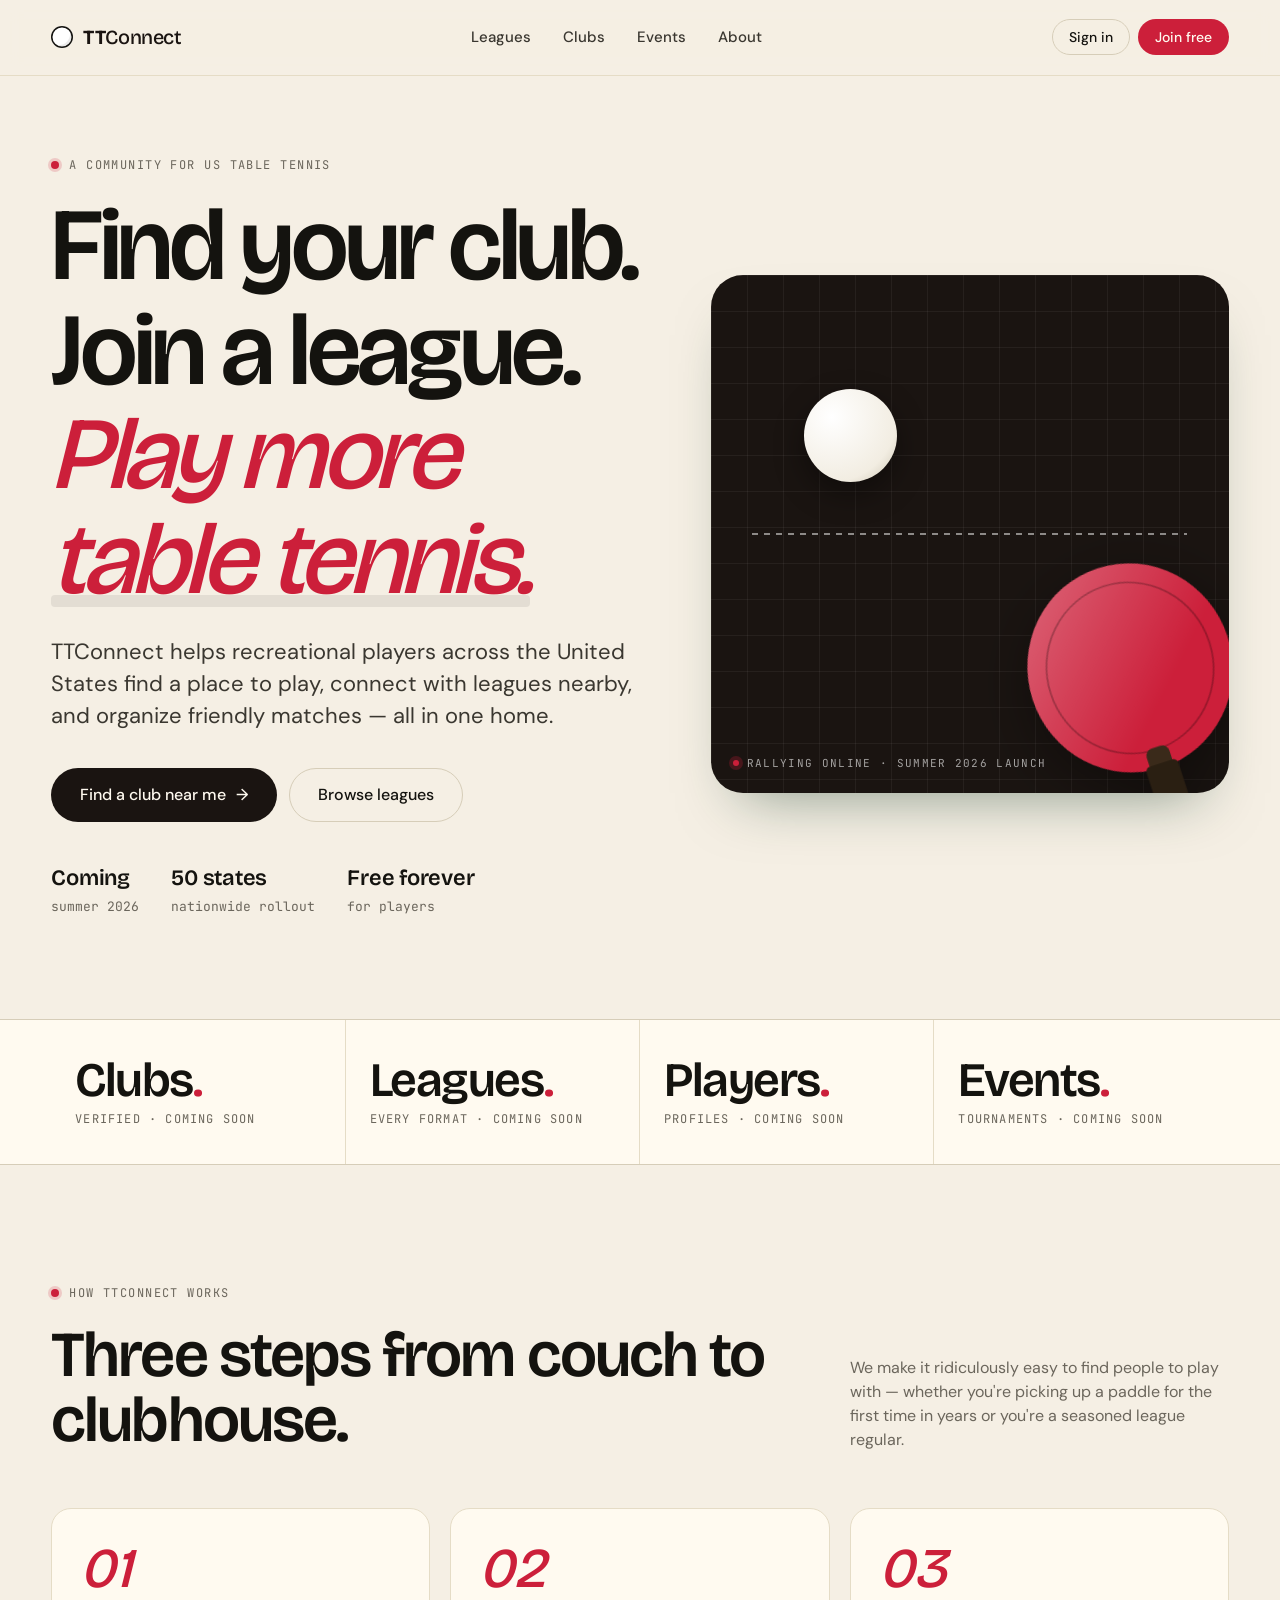
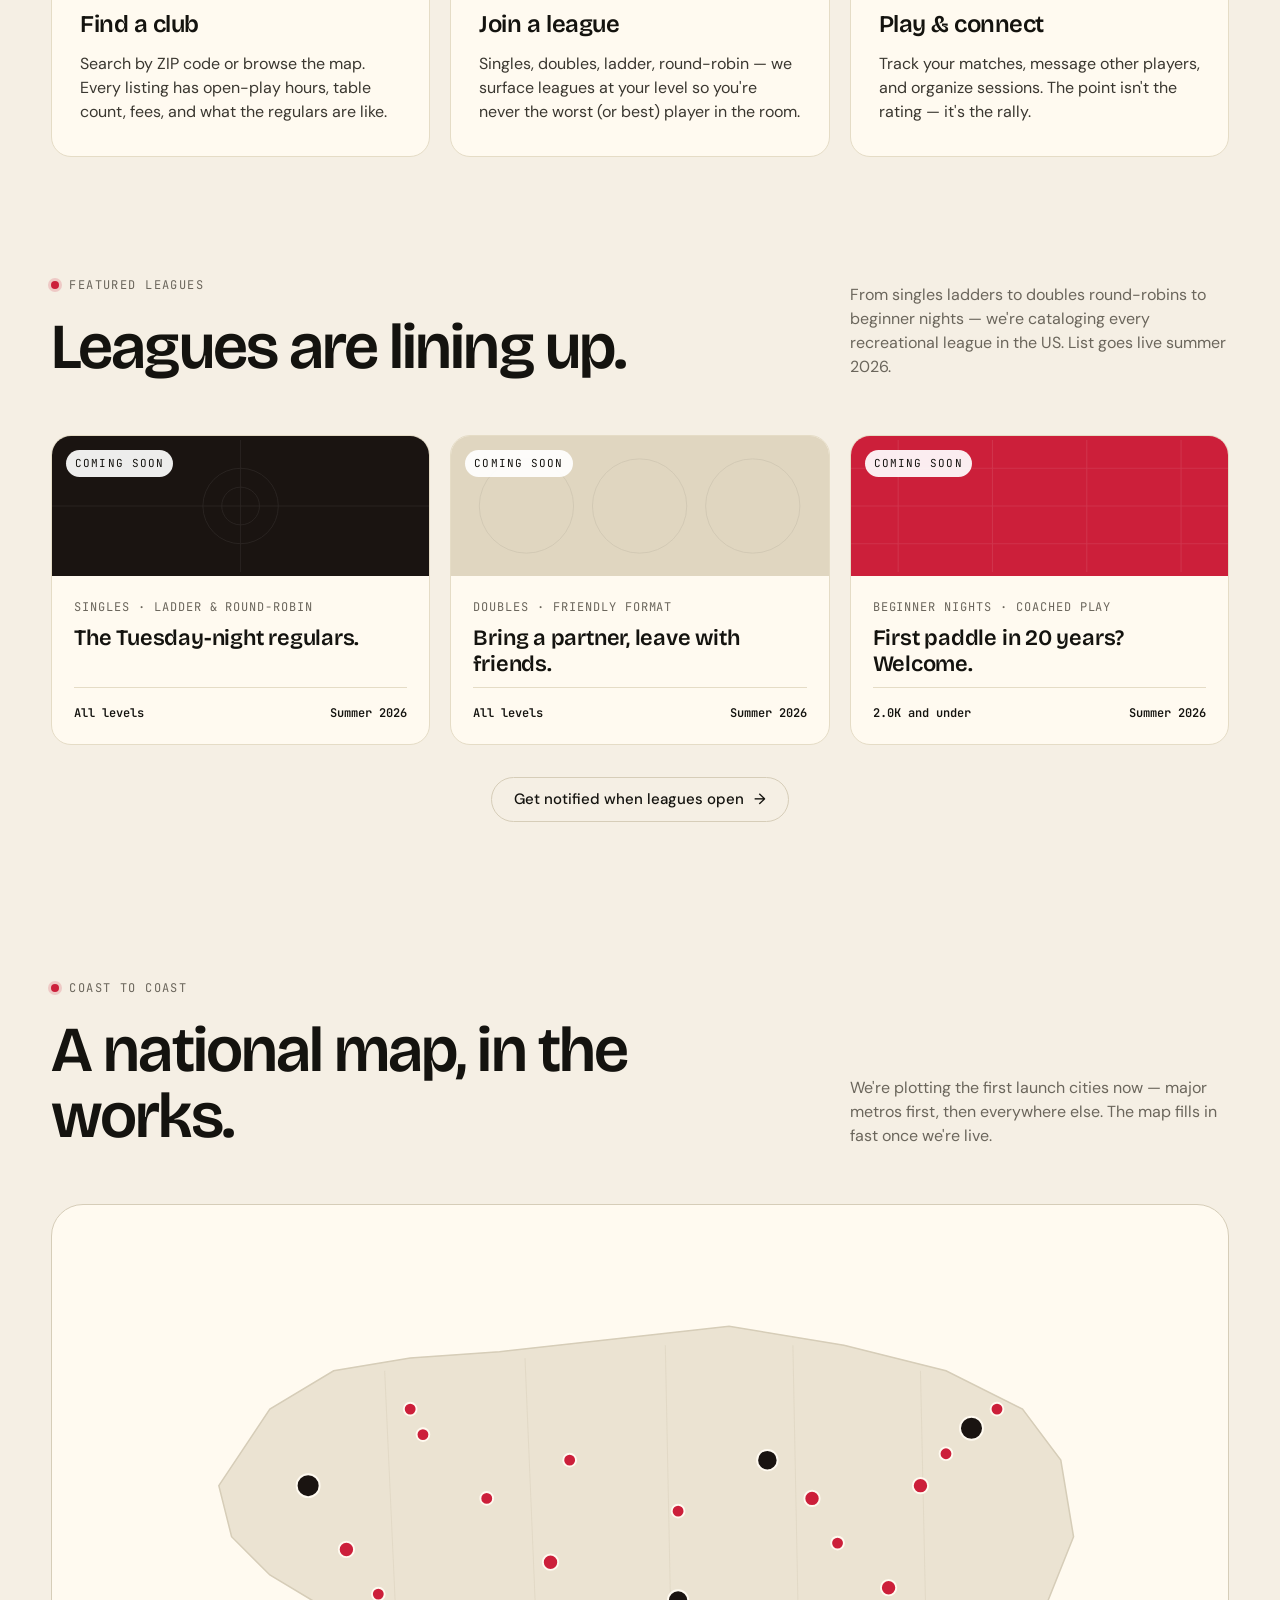
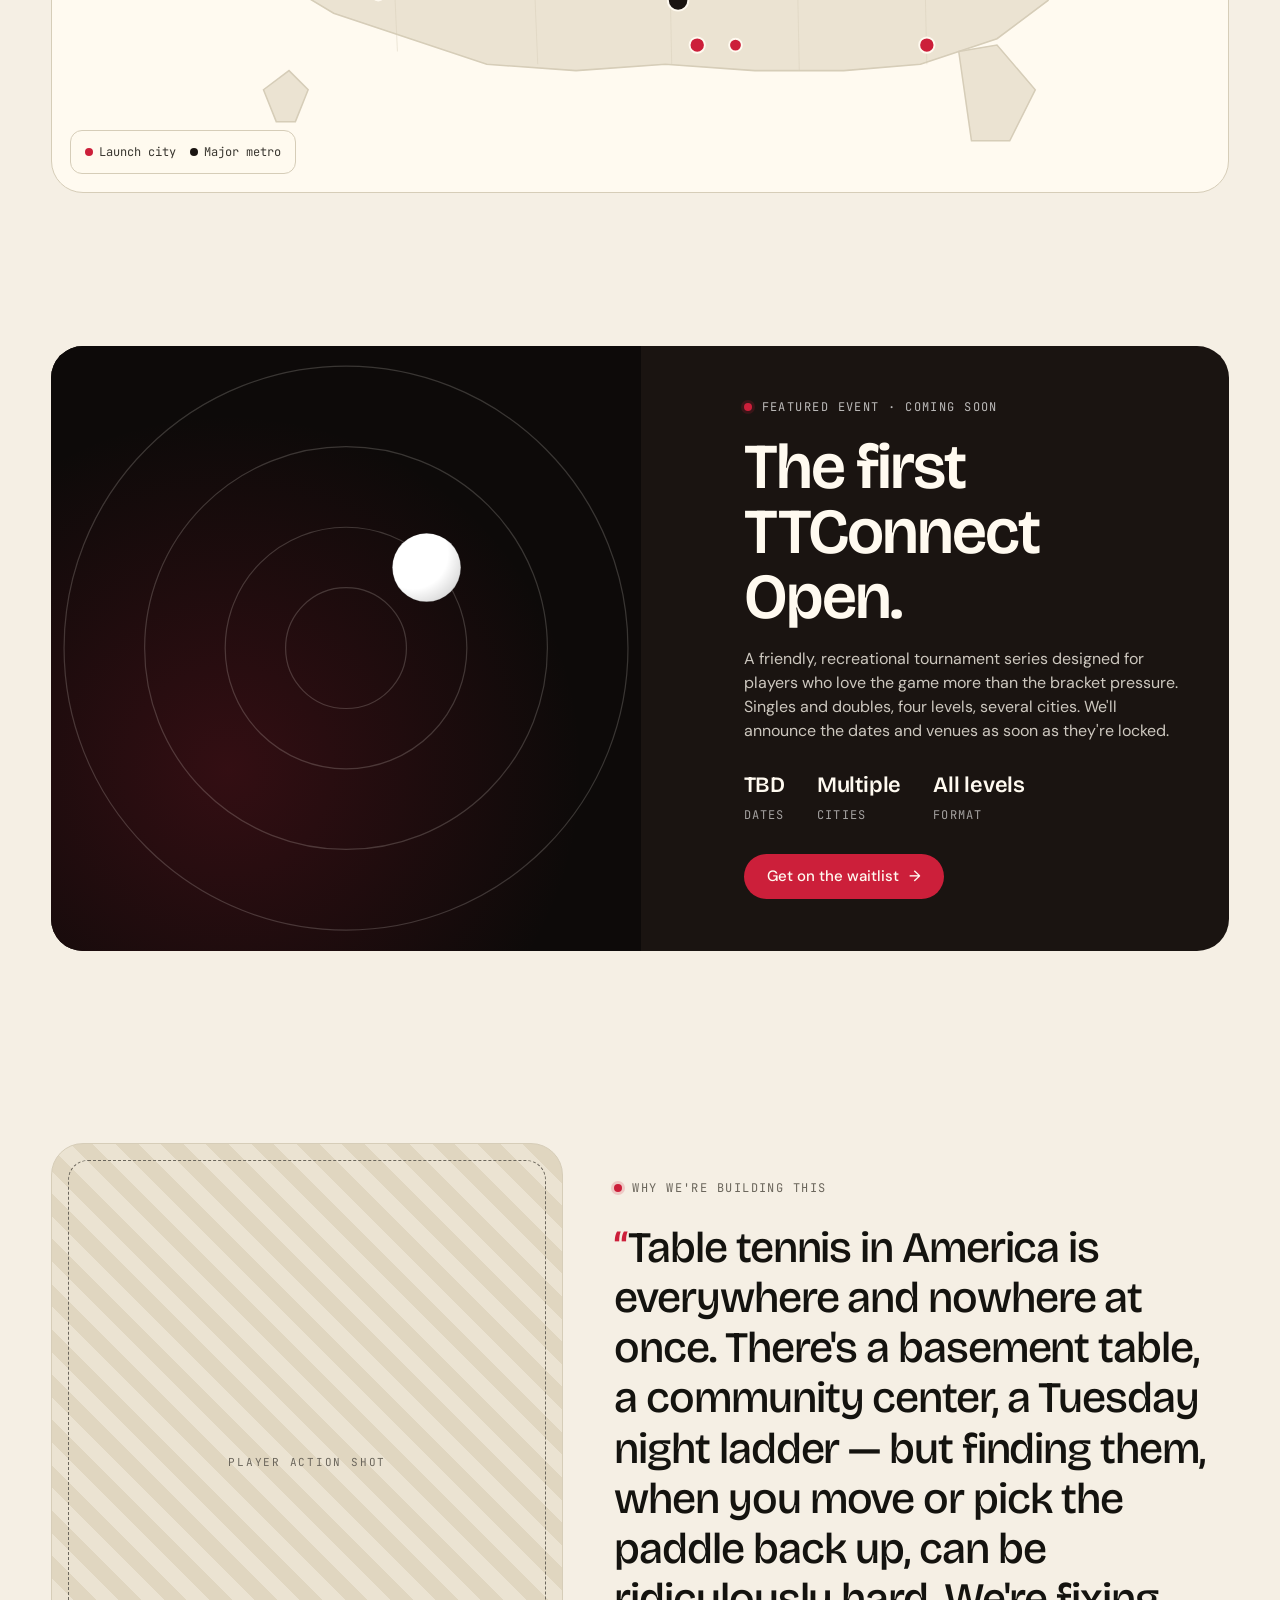
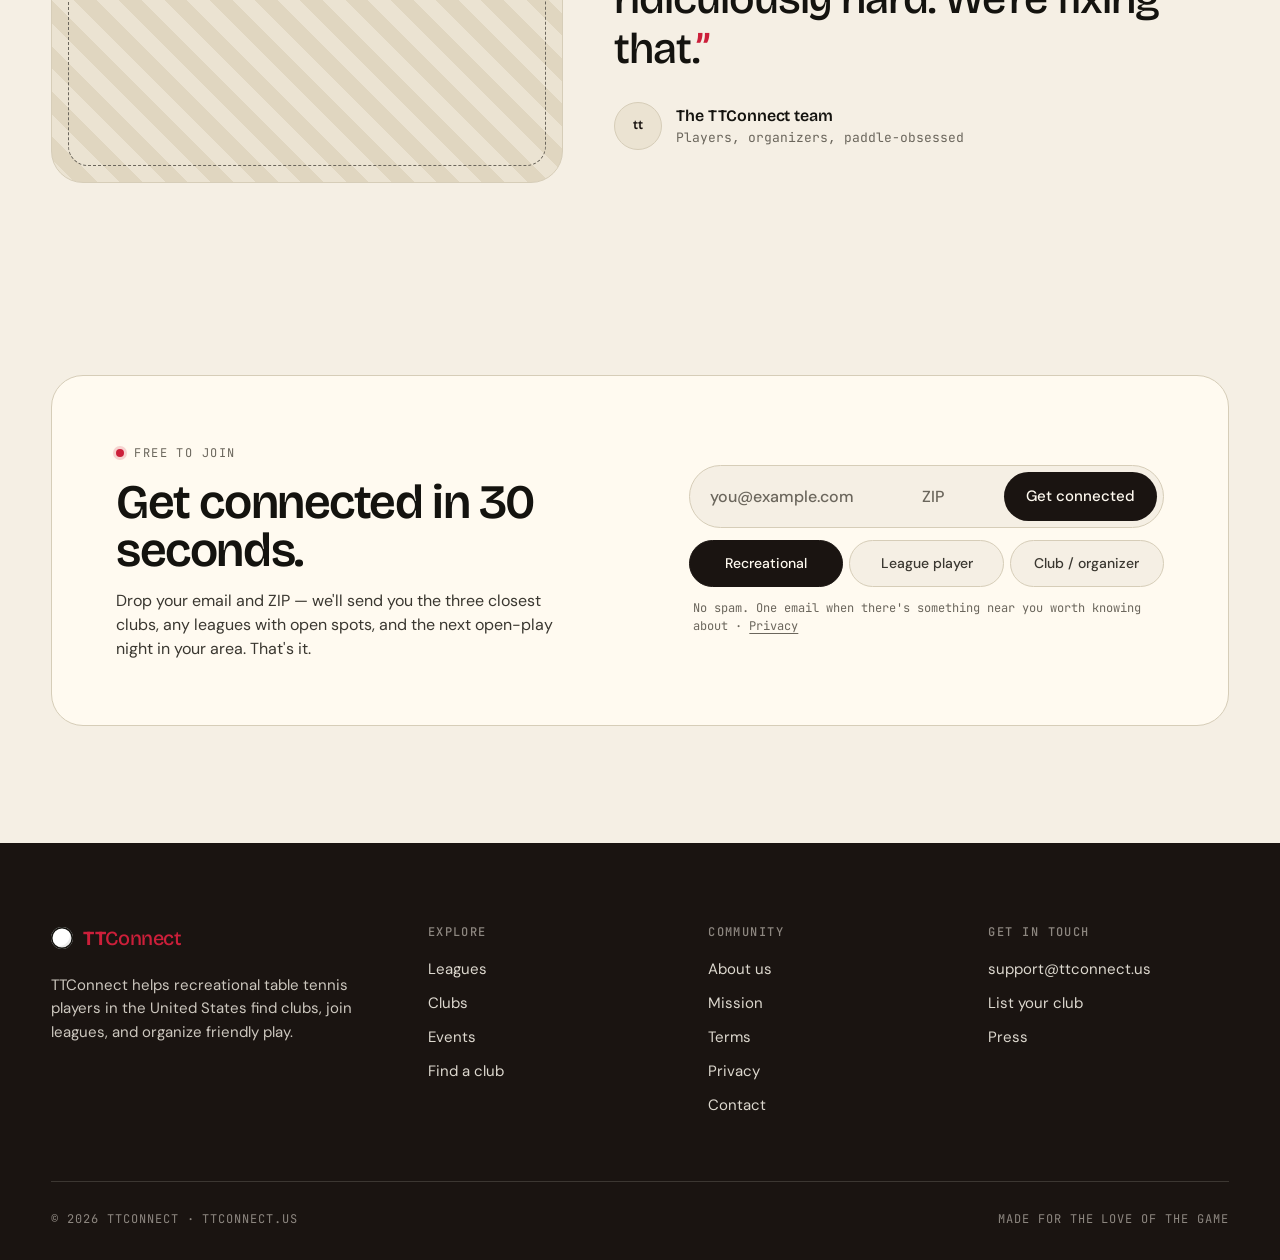
<file: index.html>
<!DOCTYPE html>
<html lang="en">
<head>
<meta charset="UTF-8" />
<meta name="viewport" content="width=device-width, initial-scale=1.0" />
<title>TTConnect — Where US table tennis connects</title>
<meta name="description" content="TTConnect helps recreational table tennis players in the US find clubs, join leagues, and organize play — all in one friendly community." />
<meta name="theme-color" content="#1a1411" />
<link rel="icon" href="assets/favicon.svg" type="image/svg+xml" />
<link rel="preconnect" href="https://fonts.googleapis.com" />
<link rel="preconnect" href="https://fonts.gstatic.com" crossorigin />
<link href="https://fonts.googleapis.com/css2?family=Bricolage+Grotesque:opsz,wght@12..96,400;12..96,500;12..96,600;12..96,700&family=DM+Sans:opsz,wght@9..40,400;9..40,500;9..40,600&family=JetBrains+Mono:wght@400;500&display=swap" rel="stylesheet" />
<link rel="stylesheet" href="assets/styles.css" />
</head>
<body>

<!-- ====== HEADER ====== -->
<header class="site-header">
  <div class="site-header__inner">
    <a class="logo" href="index.html" aria-label="TTConnect home">
      <span class="logo__ball" aria-hidden="true"></span>
      <span><b>TT</b><span>Connect</span></span>
    </a>
    <nav class="nav" id="primary-nav">
      <a href="leagues.html">Leagues</a>
      <a href="clubs.html">Clubs</a>
      <a href="index.html#events">Events</a>
      <a href="about.html">About</a>
    </nav>
    <div class="header-cta">
      <a class="btn btn--ghost btn--sm" href="https://app.ttconnect.us" target="_blank" rel="noopener">Sign in</a>
      <a class="btn btn--accent btn--sm" href="#join">Join free</a>
      <button class="nav-toggle" aria-label="Open menu" aria-controls="primary-nav" aria-expanded="false"><span></span></button>
    </div>
  </div>
</header>

<main>

  <!-- ====== HERO ====== -->
  <section class="hero">
    <div class="hero__inner">
      <div class="hero__copy">
        <span class="eyebrow">A community for US table tennis</span>
        <h1>Find your club.<br/>Join a league.<br/><span class="accent">Play more table tennis.</span></h1>
        <p class="lead hero__sub">TTConnect helps recreational players across the United States find a place to play, connect with leagues nearby, and organize friendly matches — all in one home.</p>
        <div class="hero__cta">
          <a class="btn btn--primary btn--lg" href="clubs.html">Find a club near me <span class="arr" aria-hidden="true">→</span></a>
          <a class="btn btn--ghost btn--lg" href="leagues.html">Browse leagues</a>
        </div>
        <div class="hero__meta">
          <div><strong>Coming</strong><span>summer 2026</span></div>
          <div><strong>50 states</strong><span>nationwide rollout</span></div>
          <div><strong>Free forever</strong><span>for players</span></div>
        </div>
      </div>

      <div class="hero-art" aria-hidden="true">
        <div class="hero-art__grid"></div>
        <div class="hero-art__net"></div>
        <div class="hero-art__ball"></div>
        <svg class="hero-art__paddle" viewBox="0 0 200 240" fill="none" xmlns="http://www.w3.org/2000/svg">
          <ellipse cx="100" cy="90" rx="86" ry="88" fill="#cc1f3a"/>
          <ellipse cx="100" cy="90" rx="86" ry="88" fill="url(#paddleSheen)"/>
          <ellipse cx="100" cy="90" rx="70" ry="72" fill="none" stroke="rgba(0,0,0,0.25)" stroke-width="1.5"/>
          <rect x="90" y="160" width="20" height="74" rx="6" fill="#3a2a1a"/>
          <rect x="86" y="174" width="28" height="48" rx="4" fill="#2a1f12"/>
          <defs>
            <linearGradient id="paddleSheen" x1="0" y1="0" x2="200" y2="200" gradientUnits="userSpaceOnUse">
              <stop offset="0" stop-color="#ffffff" stop-opacity="0.35"/>
              <stop offset="0.6" stop-color="#ffffff" stop-opacity="0"/>
            </linearGradient>
          </defs>
        </svg>
        <div class="hero-art__label">rallying online · summer 2026 launch</div>
      </div>
    </div>
  </section>

  <!-- ====== STATS ====== -->
  <section class="stats" aria-label="What we're building">
    <div class="stats__grid">
      <div class="stat">
        <div class="stat__n">Clubs<span class="unit">.</span></div>
        <div class="stat__l">Verified · coming soon</div>
      </div>
      <div class="stat">
        <div class="stat__n">Leagues<span class="unit">.</span></div>
        <div class="stat__l">Every format · coming soon</div>
      </div>
      <div class="stat">
        <div class="stat__n">Players<span class="unit">.</span></div>
        <div class="stat__l">Profiles · coming soon</div>
      </div>
      <div class="stat">
        <div class="stat__n">Events<span class="unit">.</span></div>
        <div class="stat__l">Tournaments · coming soon</div>
      </div>
    </div>
  </section>

  <!-- ====== HOW IT WORKS ====== -->
  <section class="section" id="how">
    <div class="wrap">
      <div class="section-head">
        <div>
          <span class="eyebrow">How TTConnect works</span>
          <h2 style="margin-top:18px;">Three steps from couch to clubhouse.</h2>
        </div>
        <p>We make it ridiculously easy to find people to play with — whether you're picking up a paddle for the first time in years or you're a seasoned league regular.</p>
      </div>

      <div class="cards-3">
        <article class="step">
          <div class="step__n">01</div>
          <h3>Find a club</h3>
          <p>Search by ZIP code or browse the map. Every listing has open-play hours, table count, fees, and what the regulars are like.</p>
        </article>
        <article class="step">
          <div class="step__n">02</div>
          <h3>Join a league</h3>
          <p>Singles, doubles, ladder, round-robin — we surface leagues at your level so you're never the worst (or best) player in the room.</p>
        </article>
        <article class="step">
          <div class="step__n">03</div>
          <h3>Play & connect</h3>
          <p>Track your matches, message other players, and organize sessions. The point isn't the rating — it's the rally.</p>
        </article>
      </div>
    </div>
  </section>

  <!-- ====== FEATURED LEAGUES ====== -->
  <section class="section section--tight" style="padding-top:0;">
    <div class="wrap">
      <div class="section-head">
        <div>
          <span class="eyebrow">Featured leagues</span>
          <h2 style="margin-top:18px;">Leagues are lining up.</h2>
        </div>
        <p>From singles ladders to doubles round-robins to beginner nights — we're cataloging every recreational league in the US. List goes live summer 2026.</p>
      </div>

      <div class="league-grid">
        <a href="leagues.html" class="league-card">
          <div class="league-card__banner">
            <svg viewBox="0 0 400 140" aria-hidden="true"><g stroke="#fff" stroke-width="1" opacity="0.4"><path d="M0 70 H400" /><path d="M200 0 V140" /><circle cx="200" cy="70" r="40" fill="none"/><circle cx="200" cy="70" r="20" fill="none"/></g></svg>
            <span class="league-card__chip">Coming soon</span>
          </div>
          <div class="league-card__body">
            <div class="league-card__loc">Singles · ladder &amp; round-robin</div>
            <div class="league-card__title">The Tuesday-night regulars.</div>
            <div class="league-card__meta">
              <span><strong>All levels</strong></span>
              <span><strong>Summer 2026</strong></span>
            </div>
          </div>
        </a>

        <a href="leagues.html" class="league-card">
          <div class="league-card__banner b-cream">
            <svg viewBox="0 0 400 140" aria-hidden="true"><g stroke="#1a1a18" stroke-width="1" opacity="0.4"><circle cx="80" cy="70" r="50" fill="none"/><circle cx="200" cy="70" r="50" fill="none"/><circle cx="320" cy="70" r="50" fill="none"/></g></svg>
            <span class="league-card__chip">Coming soon</span>
          </div>
          <div class="league-card__body">
            <div class="league-card__loc">Doubles · friendly format</div>
            <div class="league-card__title">Bring a partner, leave with friends.</div>
            <div class="league-card__meta">
              <span><strong>All levels</strong></span>
              <span><strong>Summer 2026</strong></span>
            </div>
          </div>
        </a>

        <a href="leagues.html" class="league-card">
          <div class="league-card__banner b-orange">
            <svg viewBox="0 0 400 140" aria-hidden="true"><g stroke="#fff" stroke-width="1.2" opacity="0.5"><path d="M0 30 L400 30 M0 70 L400 70 M0 110 L400 110"/><path d="M50 0 L50 140 M150 0 L150 140 M250 0 L250 140 M350 0 L350 140"/></g></svg>
            <span class="league-card__chip">Coming soon</span>
          </div>
          <div class="league-card__body">
            <div class="league-card__loc">Beginner nights · coached play</div>
            <div class="league-card__title">First paddle in 20 years? Welcome.</div>
            <div class="league-card__meta">
              <span><strong>2.0K and under</strong></span>
              <span><strong>Summer 2026</strong></span>
            </div>
          </div>
        </a>
      </div>

      <div style="margin-top:32px; display:flex; justify-content:center;">
        <a class="btn btn--ghost" href="leagues.html">Get notified when leagues open <span class="arr" aria-hidden="true">→</span></a>
      </div>
    </div>
  </section>

  <!-- ====== US MAP ====== -->
  <section class="section section--tight" id="map">
    <div class="wrap">
      <div class="section-head">
        <div>
          <span class="eyebrow">Coast to coast</span>
          <h2 style="margin-top:18px;">A national map, in the works.</h2>
        </div>
        <p>We're plotting the first launch cities now — major metros first, then everywhere else. The map fills in fast once we're live.</p>
      </div>

      <div class="map" aria-label="Map of US table tennis clubs">
        <svg viewBox="0 0 800 460" xmlns="http://www.w3.org/2000/svg" role="img">
          <!-- Stylized US outline (very simplified) -->
          <g fill="none" stroke="#d6cdb8" stroke-width="1.2">
            <path d="M70 220 L110 160 L160 130 L220 120 L290 115 L380 105 L470 95 L560 110 L640 130 L700 160 L730 200 L740 260 L720 310 L680 340 L620 360 L560 365 L490 365 L420 360 L350 365 L280 360 L220 340 L160 320 L110 290 L80 260 Z" fill="#ebe3d2"/>
            <path d="M105 380 L125 365 L140 380 L130 405 L115 405 Z" fill="#ebe3d2"/>
            <path d="M650 350 L680 345 L710 380 L690 420 L660 420 Z" fill="#ebe3d2"/>
          </g>
          <!-- Faint state grid -->
          <g stroke="#d6cdb8" stroke-width="0.6" opacity="0.6">
            <path d="M200 130 L210 350"/>
            <path d="M310 120 L320 360"/>
            <path d="M420 110 L425 360"/>
            <path d="M520 110 L525 365"/>
            <path d="M620 130 L625 360"/>
          </g>
          <!-- Dots (clubs) -->
          <circle class="map-dot lg" cx="140" cy="220" r="9"><title>San Francisco · launch city</title></circle>
          <circle class="map-dot" cx="170" cy="270" r="6"><title>Los Angeles area · launch city</title></circle>
          <circle class="map-dot" cx="195" cy="305" r="5"><title>San Diego · launch city</title></circle>
          <circle class="map-dot" cx="230" cy="180" r="5"><title>Portland · launch city</title></circle>
          <circle class="map-dot" cx="220" cy="160" r="5"><title>Seattle · launch city</title></circle>
          <circle class="map-dot" cx="280" cy="230" r="5"><title>Salt Lake City · launch city</title></circle>
          <circle class="map-dot" cx="330" cy="280" r="6"><title>Phoenix · launch city</title></circle>
          <circle class="map-dot" cx="345" cy="200" r="5"><title>Denver · launch city</title></circle>
          <circle class="map-dot lg" cx="430" cy="310" r="8"><title>Dallas–Fort Worth · launch city</title></circle>
          <circle class="map-dot" cx="445" cy="345" r="6"><title>Austin · launch city</title></circle>
          <circle class="map-dot" cx="475" cy="345" r="5"><title>Houston · launch city</title></circle>
          <circle class="map-dot" cx="430" cy="240" r="5"><title>Kansas City · launch city</title></circle>
          <circle class="map-dot lg" cx="500" cy="200" r="8"><title>Chicago · launch city</title></circle>
          <circle class="map-dot" cx="535" cy="230" r="6"><title>Indianapolis · launch city</title></circle>
          <circle class="map-dot" cx="555" cy="265" r="5"><title>Nashville · launch city</title></circle>
          <circle class="map-dot" cx="595" cy="300" r="6"><title>Atlanta · launch city</title></circle>
          <circle class="map-dot" cx="625" cy="345" r="6"><title>Orlando · launch city</title></circle>
          <circle class="map-dot" cx="620" cy="220" r="6"><title>Washington DC · launch city</title></circle>
          <circle class="map-dot" cx="640" cy="195" r="5"><title>Philadelphia · launch city</title></circle>
          <circle class="map-dot lg" cx="660" cy="175" r="9"><title>New York metro · launch city</title></circle>
          <circle class="map-dot" cx="680" cy="160" r="5"><title>Boston · launch city</title></circle>
        </svg>
        <div class="map__legend">
          <span><i></i> Launch city</span>
          <span><i class="f"></i> Major metro</span>
        </div>
      </div>
    </div>
  </section>

  <!-- ====== FEATURED EVENT ====== -->
  <section class="section section--tight" id="events">
    <div class="wrap">
      <div class="feature">
        <div class="feature__art" aria-hidden="true">
          <svg viewBox="0 0 600 600" preserveAspectRatio="xMidYMid slice">
            <g opacity="0.18" stroke="#fffaf0" stroke-width="1.2" fill="none">
              <circle cx="300" cy="300" r="60"/>
              <circle cx="300" cy="300" r="120"/>
              <circle cx="300" cy="300" r="200"/>
              <circle cx="300" cy="300" r="280"/>
            </g>
            <circle cx="380" cy="220" r="34" fill="#ffffff" stroke="rgba(0,0,0,0.18)" stroke-width="1"/>
            <circle cx="380" cy="220" r="34" fill="url(#ballShade)"/>
            <defs>
              <radialGradient id="ballShade" cx="0.3" cy="0.3" r="0.85">
                <stop offset="0" stop-color="#fff" stop-opacity="0"/>
                <stop offset="0.6" stop-color="#000" stop-opacity="0"/>
                <stop offset="1" stop-color="#000" stop-opacity="0.18"/>
              </radialGradient>
            </defs>
          </svg>
        </div>
        <div class="feature__body">
          <span class="eyebrow">Featured event · coming soon</span>
          <h2>The first TTConnect Open.</h2>
          <p>A friendly, recreational tournament series designed for players who love the game more than the bracket pressure. Singles and doubles, four levels, several cities. We'll announce the dates and venues as soon as they're locked.</p>
          <div class="feature__meta">
            <div><strong>TBD</strong><span>Dates</span></div>
            <div><strong>Multiple</strong><span>Cities</span></div>
            <div><strong>All levels</strong><span>Format</span></div>
          </div>
          <div class="feature__cta">
            <a class="btn btn--accent" href="#join">Get on the waitlist <span class="arr" aria-hidden="true">→</span></a>
          </div>
        </div>
      </div>
    </div>
  </section>

  <!-- ====== SPOTLIGHT ====== -->
  <section class="section">
    <div class="wrap">
      <div class="spotlight">
        <div class="spotlight__photo" aria-label="Photo placeholder for community spotlight"></div>
        <div>
          <span class="eyebrow">Why we're building this</span>
          <p class="spotlight__quote" style="margin-top:24px;"><span class="mark">“</span>Table tennis in America is everywhere and nowhere at once. There's a basement table, a community center, a Tuesday night ladder — but finding them, when you move or pick the paddle back up, can be ridiculously hard. We're fixing that.<span class="mark">”</span></p>
          <div class="spotlight__by">
            <div style="width:48px;height:48px;border-radius:50%;background:var(--cream-2);border:1px solid var(--line); display:flex;align-items:center;justify-content:center;font-family:var(--display);font-weight:600;color:var(--forest);">tt</div>
            <div>
              <strong>The TTConnect team</strong>
              <div>Players, organizers, paddle-obsessed</div>
            </div>
          </div>
        </div>
      </div>
    </div>
  </section>

  <!-- ====== JOIN ====== -->
  <section class="section section--tight" id="join">
    <div class="wrap">
      <div class="joinbox">
        <div>
          <span class="eyebrow">Free to join</span>
          <h2 style="margin-top:14px;">Get connected in 30 seconds.</h2>
          <p>Drop your email and ZIP — we'll send you the three closest clubs, any leagues with open spots, and the next open-play night in your area. That's it.</p>
        </div>
        <form class="joinbox__form" onsubmit="event.preventDefault(); this.querySelector('.field button').textContent='Sent ✓'; this.querySelector('.field button').disabled=true;">
          <div class="field">
            <input type="email" placeholder="you@example.com" required aria-label="Email" />
            <input class="field__zip" type="text" placeholder="ZIP" required aria-label="ZIP code" pattern="[0-9]{5}" maxlength="5" />
            <button class="btn btn--primary" type="submit">Get connected</button>
          </div>
          <div class="role" role="radiogroup" aria-label="I play as">
            <label><input type="radio" name="role" value="rec" checked><span>Recreational</span></label>
            <label><input type="radio" name="role" value="league"><span>League player</span></label>
            <label><input type="radio" name="role" value="organizer"><span>Club / organizer</span></label>
          </div>
          <div class="hint">No spam. One email when there's something near you worth knowing about · <a href="privacy.html" style="color:inherit; text-decoration:underline;">Privacy</a></div>
        </form>
      </div>
    </div>
  </section>

</main>

<!-- ====== FOOTER ====== -->
<footer class="site-footer">
  <div class="wrap">
    <div class="site-footer__top">
      <div>
        <a class="logo" href="index.html"><span class="logo__ball"></span><span><b>TT</b><span>Connect</span></span></a>
        <p class="site-footer__about" style="margin-top:18px;">TTConnect helps recreational table tennis players in the United States find clubs, join leagues, and organize friendly play.</p>
      </div>
      <div>
        <h5>Explore</h5>
        <ul>
          <li><a href="leagues.html">Leagues</a></li>
          <li><a href="clubs.html">Clubs</a></li>
          <li><a href="index.html#events">Events</a></li>
          <li><a href="index.html#map">Find a club</a></li>
        </ul>
      </div>
      <div>
        <h5>Community</h5>
        <ul>
          <li><a href="about.html">About us</a></li>
          <li><a href="about.html#mission">Mission</a></li>
          <li><a href="terms.html">Terms</a></li>
          <li><a href="privacy.html">Privacy</a></li>
          <li><a href="mailto:support@ttconnect.us">Contact</a></li>
        </ul>
      </div>
      <div>
        <h5>Get in touch</h5>
        <ul>
          <li><a href="mailto:support@ttconnect.us">support@ttconnect.us</a></li>
          <li><a href="mailto:support@ttconnect.us?subject=List%20my%20club">List your club</a></li>
          <li><a href="mailto:support@ttconnect.us?subject=Press%20inquiry">Press</a></li>
        </ul>
      </div>
    </div>
    <div class="site-footer__bottom">
      <div>© 2026 TTConnect · ttconnect.us</div>
      <div>Made for the love of the game</div>
    </div>
  </div>
</footer>

<script src="assets/main.js" defer></script>
</body>
</html>
</file>
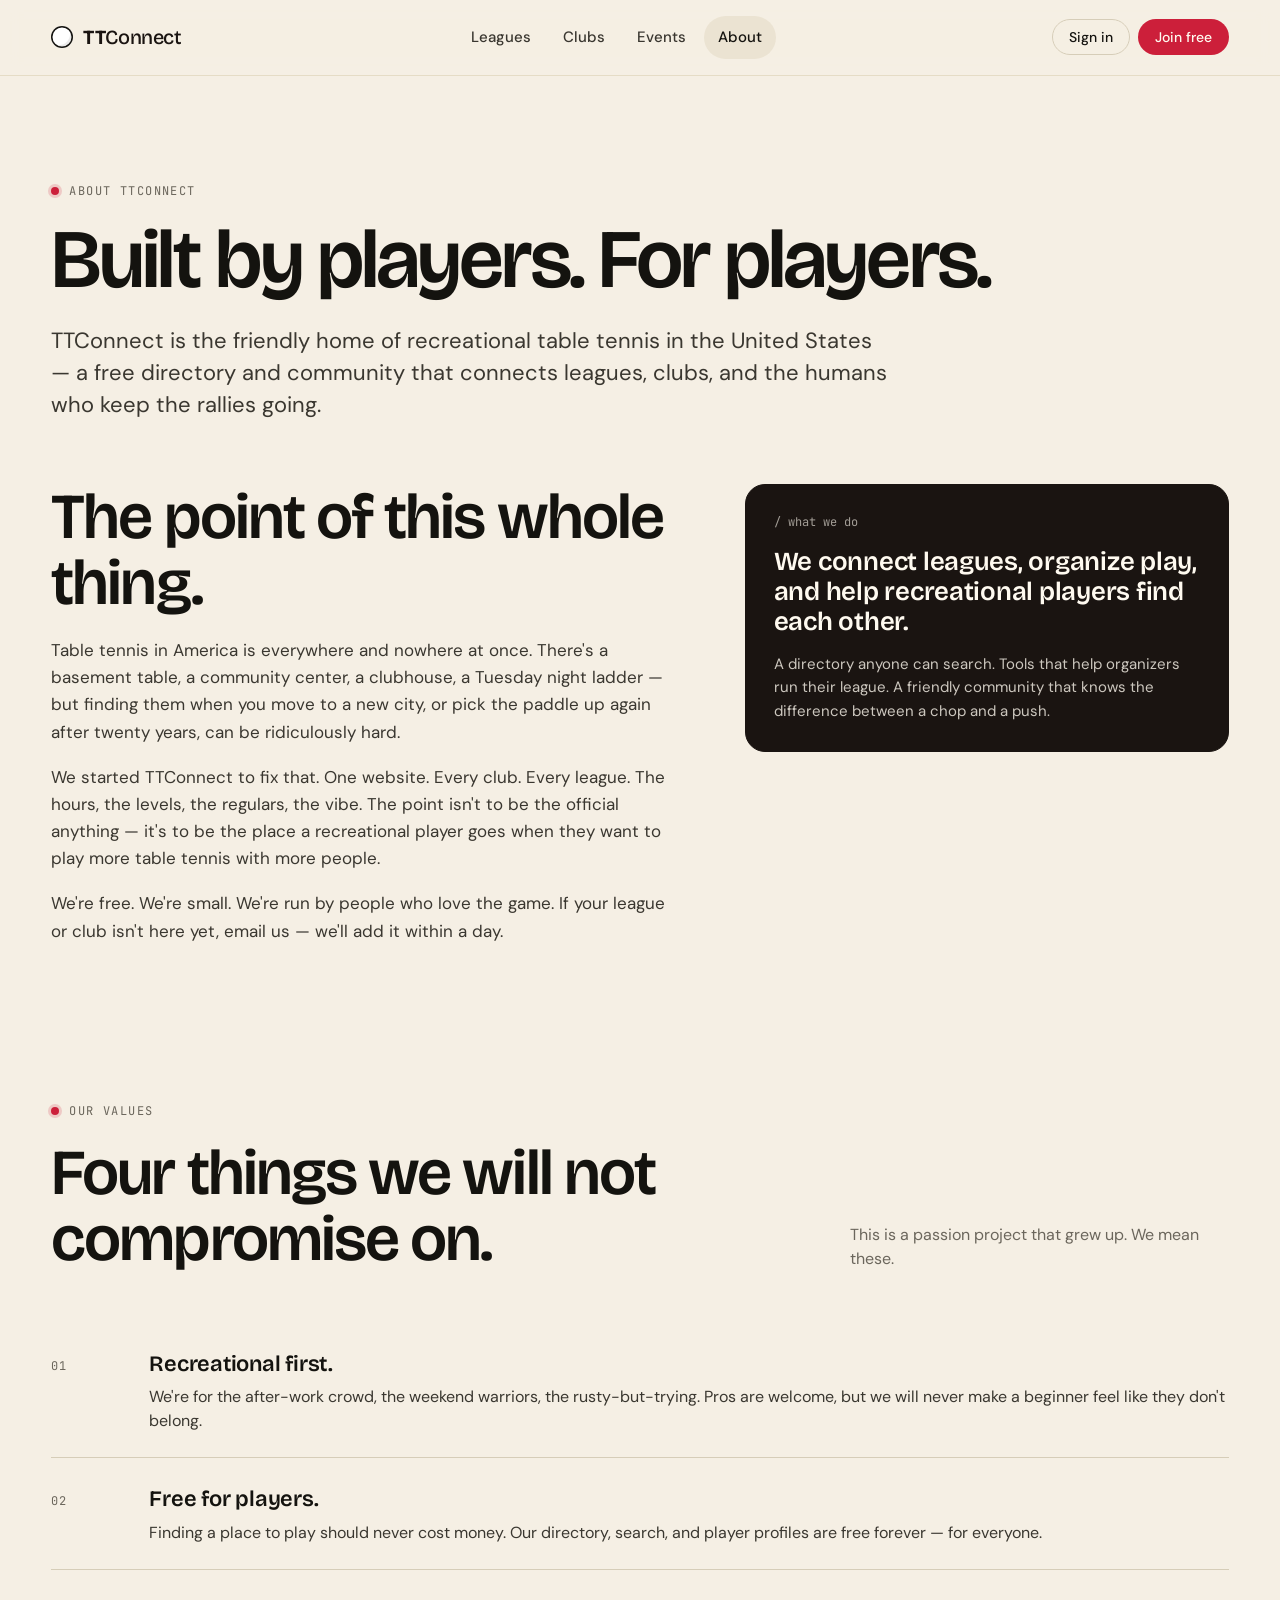
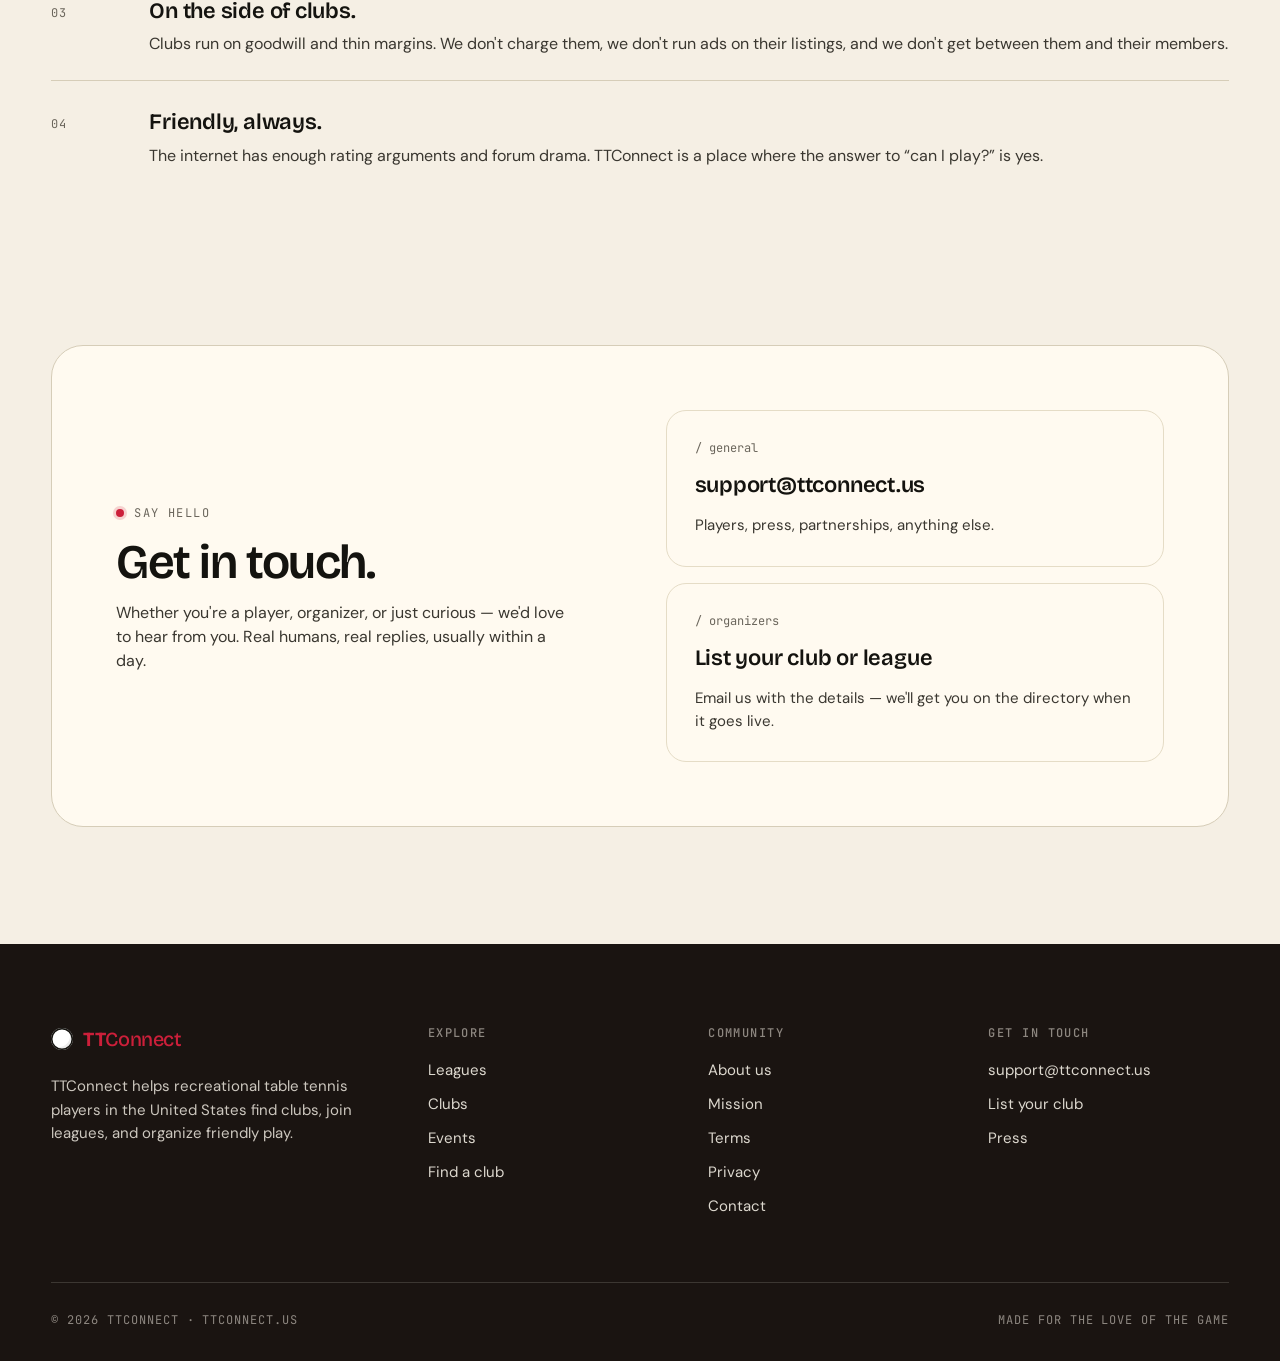
<file: about.html>
<!DOCTYPE html>
<html lang="en">
<head>
<meta charset="UTF-8" />
<meta name="viewport" content="width=device-width, initial-scale=1.0" />
<title>About · TTConnect</title>
<meta name="description" content="TTConnect is built by table tennis players, for table tennis players. Our mission is simple: connect leagues, organize play, and grow the recreational game across the United States." />
<meta name="theme-color" content="#1a1411" />
<link rel="icon" href="assets/favicon.svg" type="image/svg+xml" />
<link rel="preconnect" href="https://fonts.googleapis.com" />
<link rel="preconnect" href="https://fonts.gstatic.com" crossorigin />
<link href="https://fonts.googleapis.com/css2?family=Bricolage+Grotesque:opsz,wght@12..96,400;12..96,500;12..96,600;12..96,700&family=DM+Sans:opsz,wght@9..40,400;9..40,500;9..40,600&family=JetBrains+Mono:wght@400;500&display=swap" rel="stylesheet" />
<link rel="stylesheet" href="assets/styles.css" />
</head>
<body>

<header class="site-header">
  <div class="site-header__inner">
    <a class="logo" href="index.html" aria-label="TTConnect home"><span class="logo__ball" aria-hidden="true"></span><span><b>TT</b><span>Connect</span></span></a>
    <nav class="nav" id="primary-nav">
      <a href="leagues.html">Leagues</a>
      <a href="clubs.html">Clubs</a>
      <a href="index.html#events">Events</a>
      <a href="about.html" class="is-current">About</a>
    </nav>
    <div class="header-cta">
      <a class="btn btn--ghost btn--sm" href="https://app.ttconnect.us" target="_blank" rel="noopener">Sign in</a>
      <a class="btn btn--accent btn--sm" href="index.html#join">Join free</a>
      <button class="nav-toggle" aria-label="Open menu" aria-controls="primary-nav" aria-expanded="false"><span></span></button>
    </div>
  </div>
</header>

<main>

  <section class="page-head" id="mission">
    <div class="wrap">
      <span class="eyebrow">About TTConnect</span>
      <h1>Built by players. For players.</h1>
      <p class="lead">TTConnect is the friendly home of recreational table tennis in the United States — a free directory and community that connects leagues, clubs, and the humans who keep the rallies going.</p>
    </div>
  </section>

  <section class="section section--tight" style="padding-top:0;">
    <div class="wrap">
      <div class="about-grid">
        <div>
          <h2>The point of this whole thing.</h2>
          <p>Table tennis in America is everywhere and nowhere at once. There's a basement table, a community center, a clubhouse, a Tuesday night ladder — but finding them when you move to a new city, or pick the paddle up again after twenty years, can be ridiculously hard.</p>
          <p>We started TTConnect to fix that. One website. Every club. Every league. The hours, the levels, the regulars, the vibe. The point isn't to be the official anything — it's to be the place a recreational player goes when they want to play more table tennis with more people.</p>
          <p>We're free. We're small. We're run by people who love the game. If your league or club isn't here yet, email us — we'll add it within a day.</p>
        </div>

        <div>
          <div class="card" style="background: var(--forest); color: var(--paper); border-color: var(--forest);">
            <div class="card__num" style="color: rgba(255,250,240,0.6);">/ what we do</div>
            <div class="card__title" style="color: var(--paper); font-size: 26px;">We connect leagues, organize play, and help recreational players find each other.</div>
            <div class="card__body" style="color: rgba(255,250,240,0.78);">A directory anyone can search. Tools that help organizers run their league. A friendly community that knows the difference between a chop and a push.</div>
          </div>
        </div>
      </div>
    </div>
  </section>

  <section class="section section--tight">
    <div class="wrap">
      <div class="section-head">
        <div>
          <span class="eyebrow">Our values</span>
          <h2 style="margin-top:18px;">Four things we will not compromise on.</h2>
        </div>
        <p>This is a passion project that grew up. We mean these.</p>
      </div>

      <div class="value-list">
        <div class="value">
          <div class="value__n">01</div>
          <div>
            <h4>Recreational first.</h4>
            <p>We're for the after-work crowd, the weekend warriors, the rusty-but-trying. Pros are welcome, but we will never make a beginner feel like they don't belong.</p>
          </div>
        </div>
        <div class="value">
          <div class="value__n">02</div>
          <div>
            <h4>Free for players.</h4>
            <p>Finding a place to play should never cost money. Our directory, search, and player profiles are free forever — for everyone.</p>
          </div>
        </div>
        <div class="value">
          <div class="value__n">03</div>
          <div>
            <h4>On the side of clubs.</h4>
            <p>Clubs run on goodwill and thin margins. We don't charge them, we don't run ads on their listings, and we don't get between them and their members.</p>
          </div>
        </div>
        <div class="value">
          <div class="value__n">04</div>
          <div>
            <h4>Friendly, always.</h4>
            <p>The internet has enough rating arguments and forum drama. TTConnect is a place where the answer to “can I play?” is yes.</p>
          </div>
        </div>
      </div>
    </div>
  </section>

  <section class="section section--tight" id="contact">
    <div class="wrap">
      <div class="joinbox" style="grid-template-columns: 1fr 1fr;">
        <div>
          <span class="eyebrow">Say hello</span>
          <h2 style="margin-top:14px;">Get in touch.</h2>
          <p style="margin-top:14px;">Whether you're a player, organizer, or just curious — we'd love to hear from you. Real humans, real replies, usually within a day.</p>
        </div>
        <div class="col" style="gap: 16px;">
          <a href="mailto:support@ttconnect.us" class="card" style="text-decoration: none;">
            <div class="card__num">/ general</div>
            <div class="card__title">support@ttconnect.us</div>
            <div class="card__body">Players, press, partnerships, anything else.</div>
          </a>
          <a href="mailto:support@ttconnect.us?subject=List%20my%20club%20or%20league" class="card" style="text-decoration: none;">
            <div class="card__num">/ organizers</div>
            <div class="card__title">List your club or league</div>
            <div class="card__body">Email us with the details — we'll get you on the directory when it goes live.</div>
          </a>
        </div>
      </div>
    </div>
  </section>

</main>

<footer class="site-footer">
  <div class="wrap">
    <div class="site-footer__top">
      <div>
        <a class="logo" href="index.html"><span class="logo__ball"></span><span><b>TT</b><span>Connect</span></span></a>
        <p class="site-footer__about" style="margin-top:18px;">TTConnect helps recreational table tennis players in the United States find clubs, join leagues, and organize friendly play.</p>
      </div>
      <div><h5>Explore</h5><ul><li><a href="leagues.html">Leagues</a></li><li><a href="clubs.html">Clubs</a></li><li><a href="index.html#events">Events</a></li><li><a href="index.html#map">Find a club</a></li></ul></div>
      <div><h5>Community</h5><ul><li><a href="about.html">About us</a></li><li><a href="about.html#mission">Mission</a></li><li><a href="terms.html">Terms</a></li><li><a href="privacy.html">Privacy</a></li><li><a href="mailto:support@ttconnect.us">Contact</a></li></ul></div>
      <div><h5>Get in touch</h5><ul><li><a href="mailto:support@ttconnect.us">support@ttconnect.us</a></li><li><a href="mailto:support@ttconnect.us?subject=List%20my%20club">List your club</a></li><li><a href="mailto:support@ttconnect.us?subject=Press%20inquiry">Press</a></li></ul></div>
    </div>
    <div class="site-footer__bottom">
      <div>© 2026 TTConnect · ttconnect.us</div>
      <div>Made for the love of the game</div>
    </div>
  </div>
</footer>

<script src="assets/main.js" defer></script>
</body>
</html>
</file>
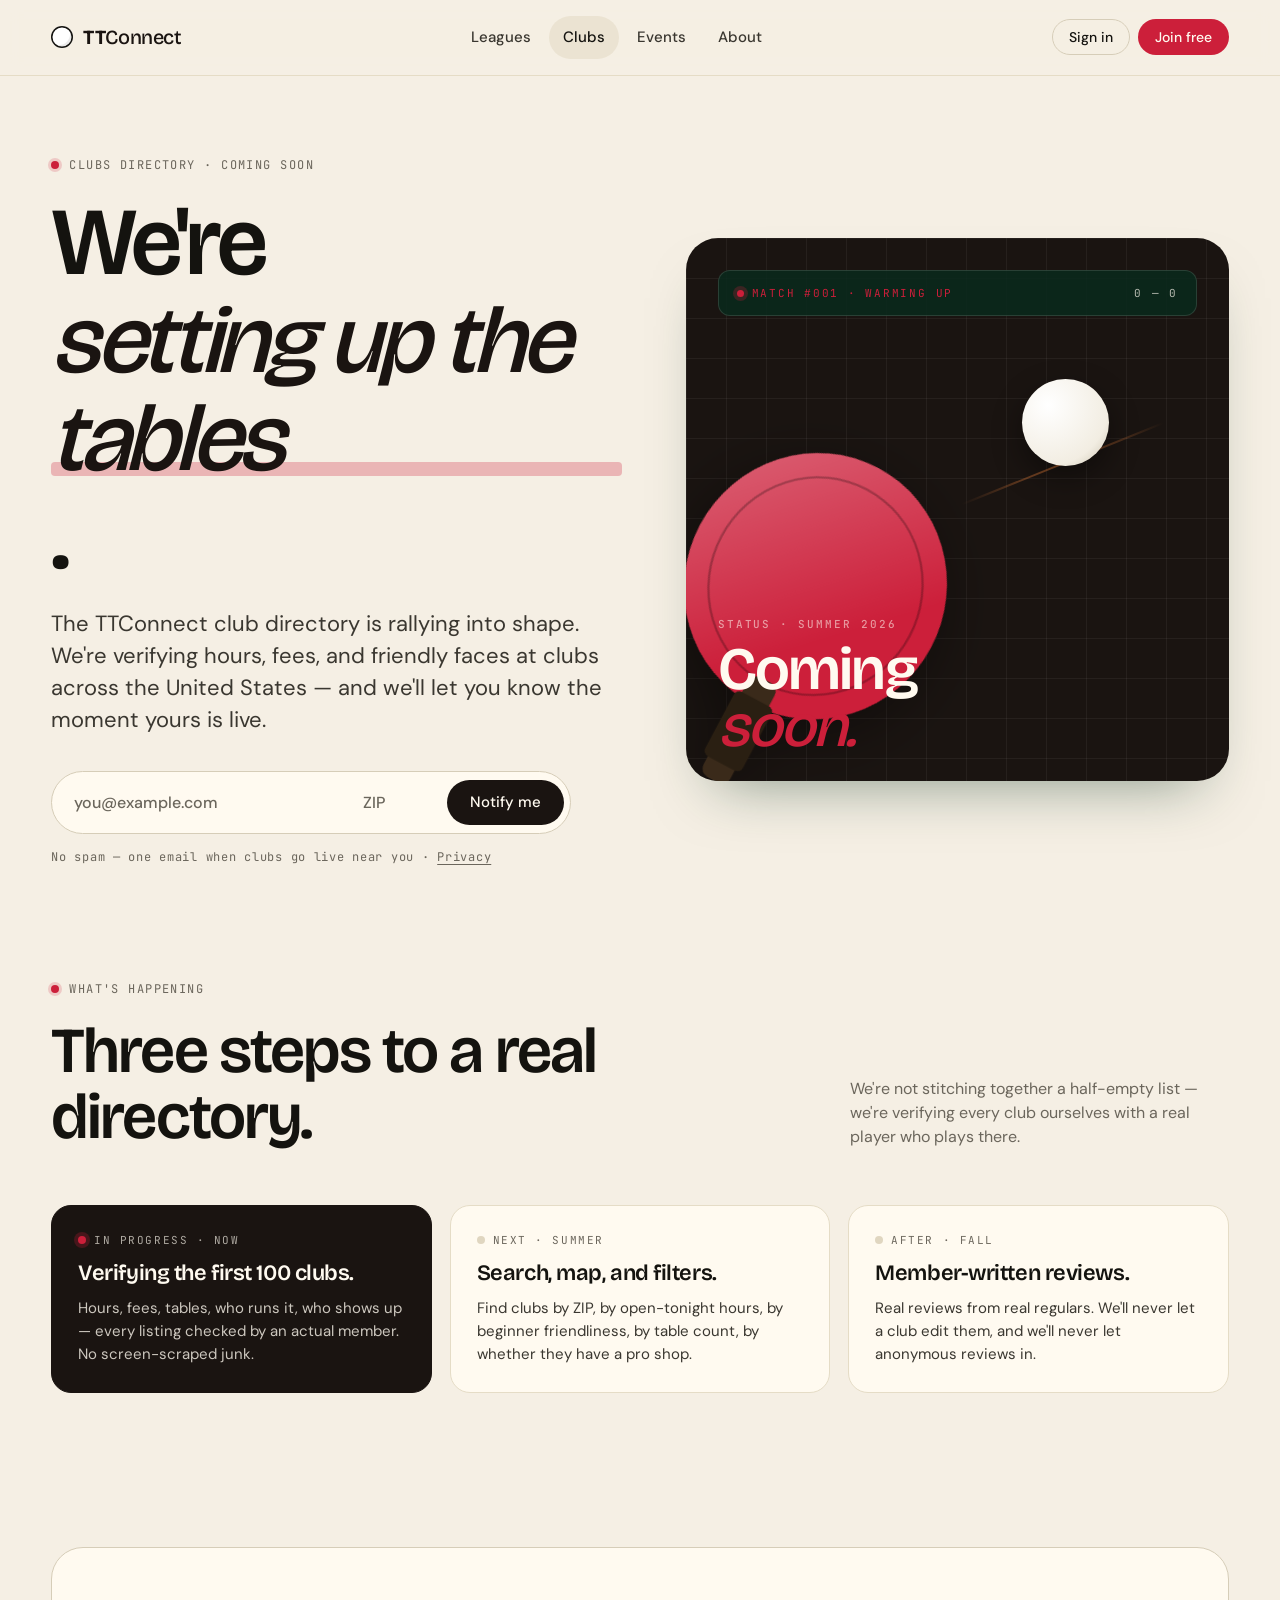
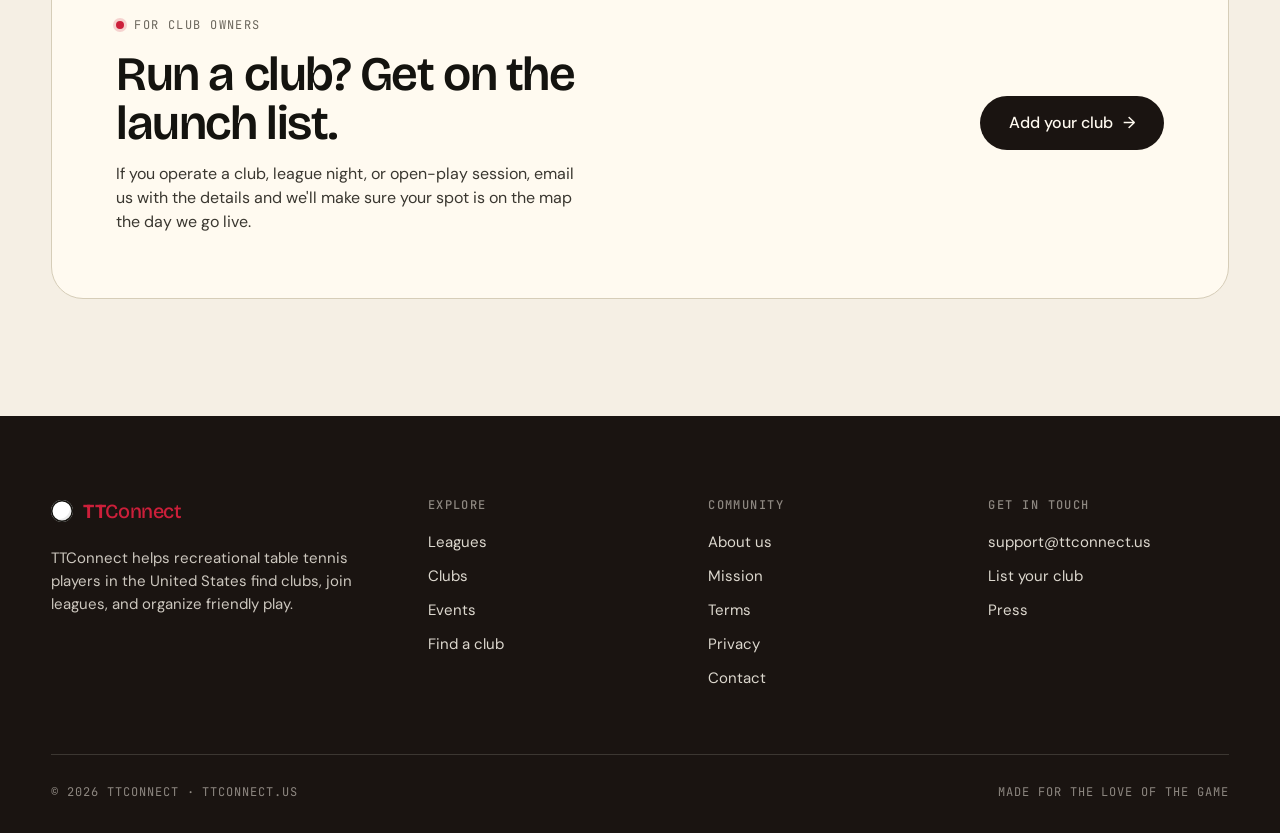
<file: clubs.html>
<!DOCTYPE html>
<html lang="en">
<head>
<meta charset="UTF-8" />
<meta name="viewport" content="width=device-width, initial-scale=1.0" />
<title>Clubs · Coming Soon · TTConnect</title>
<meta name="description" content="The TTConnect club directory is on its way. Get an email when we go live in your area." />
<meta name="theme-color" content="#1a1411" />
<link rel="icon" href="assets/favicon.svg" type="image/svg+xml" />
<link rel="preconnect" href="https://fonts.googleapis.com" />
<link rel="preconnect" href="https://fonts.gstatic.com" crossorigin />
<link href="https://fonts.googleapis.com/css2?family=Bricolage+Grotesque:opsz,wght@12..96,400;12..96,500;12..96,600;12..96,700&family=DM+Sans:opsz,wght@9..40,400;9..40,500;9..40,600&family=JetBrains+Mono:wght@400;500&display=swap" rel="stylesheet" />
<link rel="stylesheet" href="assets/styles.css" />
<style>
  /* Coming-soon scene */
  .cs {
    position: relative;
    padding: clamp(40px, 6vw, 80px) 0 clamp(64px, 9vw, 110px);
    overflow: hidden;
  }
  .cs__inner {
    max-width: var(--max);
    margin: 0 auto;
    padding: 0 var(--gutter);
    display: grid;
    grid-template-columns: minmax(0, 1.05fr) minmax(0, 1fr);
    gap: clamp(28px, 5vw, 72px);
    align-items: center;
  }
  @media (max-width: 900px) { .cs__inner { grid-template-columns: 1fr; } }

  .cs h1 {
    font-size: clamp(48px, 7.5vw, 96px);
    letter-spacing: -0.035em;
    margin-top: 18px;
  }
  .cs h1 .accent {
    color: var(--forest);
    font-style: italic;
    font-weight: 500;
    position: relative;
    display: inline-block;
  }
  .cs h1 .accent::after {
    content: "";
    position: absolute;
    left: 0; right: 0; bottom: 6%;
    height: 14px;
    background: var(--orange);
    opacity: 0.28;
    z-index: -1;
    border-radius: 4px;
  }
  .cs__sub { margin-top: 22px; max-width: 50ch; }
  .cs__form {
    margin-top: 36px;
    display: flex;
    gap: 10px;
    background: var(--paper);
    border: 1px solid var(--line);
    border-radius: var(--r-full);
    padding: 6px 6px 6px 22px;
    align-items: center;
    max-width: 520px;
    transition: border-color .15s ease;
  }
  .cs__form:focus-within { border-color: var(--forest); }
  .cs__form input {
    flex: 1; border: none; outline: none; background: transparent;
    font: 500 16px/1 var(--body); color: var(--ink); padding: 14px 0; min-width: 0;
  }
  .cs__form input::placeholder { color: var(--ink-3); }
  .cs__hint {
    margin-top: 14px;
    font-family: var(--mono);
    font-size: 12px;
    letter-spacing: 0.06em;
    color: var(--ink-3);
  }

  /* The big visual */
  .cs-art {
    position: relative;
    aspect-ratio: 1 / 1;
    border-radius: var(--r-xl);
    background: var(--forest);
    overflow: hidden;
    box-shadow: 0 30px 60px -30px rgba(19, 59, 42, 0.5);
  }
  .cs-art__grid {
    position: absolute; inset: 0;
    background-image:
      linear-gradient(rgba(255,255,255,0.05) 1px, transparent 1px),
      linear-gradient(90deg, rgba(255,255,255,0.05) 1px, transparent 1px);
    background-size: 40px 40px;
  }
  .cs-art__board {
    position: absolute;
    top: 32px;
    left: 32px;
    right: 32px;
    background: rgba(10, 42, 29, 0.85);
    border: 1px solid rgba(255, 250, 240, 0.12);
    border-radius: var(--r-md);
    padding: 14px 18px;
    display: flex;
    justify-content: space-between;
    align-items: center;
    font-family: var(--mono);
    color: rgba(255, 250, 240, 0.7);
    font-size: 11px;
    letter-spacing: 0.16em;
    text-transform: uppercase;
  }
  .cs-art__board .live {
    display: inline-flex; align-items: center; gap: 8px; color: var(--orange);
  }
  .cs-art__board .live::before {
    content: ""; width: 7px; height: 7px; border-radius: 50%;
    background: var(--orange);
    box-shadow: 0 0 0 4px rgba(204, 31, 58, 0.25);
    animation: pulse 1.8s ease-in-out infinite;
  }
  .cs-art__paddle {
    position: absolute;
    width: 56%;
    left: -8%;
    top: 38%;
    transform: rotate(28deg);
    filter: drop-shadow(0 18px 30px rgba(0,0,0,0.4));
  }
  .cs-art__ball {
    position: absolute;
    width: 16%;
    aspect-ratio: 1;
    border-radius: 50%;
    background: radial-gradient(circle at 30% 30%, #ffffff, #f2ede2 70%, #c8c0ac);
    box-shadow: 0 12px 30px rgba(0,0,0,0.4);
    top: 26%;
    right: 22%;
    animation: csBounce 2.6s ease-in-out infinite;
  }
  .cs-art__trail {
    position: absolute;
    top: 34%;
    right: 12%;
    width: 40%;
    height: 2px;
    background: linear-gradient(90deg, transparent, rgba(255, 138, 61, 0.5), transparent);
    border-radius: 1px;
    transform: rotate(-22deg);
    transform-origin: right center;
  }
  .cs-art__big {
    position: absolute;
    bottom: 26px;
    left: 32px;
    right: 32px;
    color: var(--paper);
    font-family: var(--display);
    font-weight: 600;
    font-size: clamp(36px, 5.5vw, 60px);
    line-height: 0.95;
    letter-spacing: -0.03em;
  }
  .cs-art__big small {
    display: block;
    font-family: var(--mono);
    font-size: 11px;
    font-weight: 500;
    letter-spacing: 0.18em;
    text-transform: uppercase;
    color: rgba(255, 250, 240, 0.55);
    margin-bottom: 12px;
  }
  .cs-art__big .accent { color: var(--orange); font-style: italic; font-weight: 500; }

  @keyframes csBounce {
    0%   { transform: translate(0, 0); }
    25%  { transform: translate(-30%, 30%); }
    50%  { transform: translate(-60%, 10%); }
    75%  { transform: translate(-30%, 30%); }
    100% { transform: translate(0, 0); }
  }

  /* Roadmap cards */
  .roadmap {
    display: grid;
    grid-template-columns: repeat(3, 1fr);
    gap: 18px;
  }
  @media (max-width: 880px) { .roadmap { grid-template-columns: 1fr; } }
  .rm {
    background: var(--paper);
    border: 1px solid var(--line-soft);
    border-radius: var(--r-lg);
    padding: 26px;
    display: flex;
    flex-direction: column;
    gap: 12px;
  }
  .rm__when {
    font-family: var(--mono);
    font-size: 11px;
    letter-spacing: 0.14em;
    text-transform: uppercase;
    color: var(--ink-3);
    display: inline-flex;
    align-items: center;
    gap: 8px;
  }
  .rm__when::before {
    content: ""; width: 8px; height: 8px; border-radius: 50%;
    background: var(--cream-3);
  }
  .rm.is-now { background: var(--forest); color: var(--paper); border-color: var(--forest); }
  .rm.is-now .rm__when { color: rgba(255,250,240,0.65); }
  .rm.is-now .rm__when::before { background: var(--orange); box-shadow: 0 0 0 4px rgba(204, 31, 58, 0.25); }
  .rm.is-now h3, .rm.is-now p { color: var(--paper); }
  .rm.is-now p { color: rgba(255,250,240,0.78); }
  .rm h3 { font-size: 22px; }
  .rm p { color: var(--ink-2); font-size: 15px; line-height: 1.55; }
</style>
</head>
<body>

<header class="site-header">
  <div class="site-header__inner">
    <a class="logo" href="index.html" aria-label="TTConnect home"><span class="logo__ball" aria-hidden="true"></span><span><b>TT</b><span>Connect</span></span></a>
    <nav class="nav" id="primary-nav">
      <a href="leagues.html">Leagues</a>
      <a href="clubs.html" class="is-current">Clubs</a>
      <a href="index.html#events">Events</a>
      <a href="about.html">About</a>
    </nav>
    <div class="header-cta">
      <a class="btn btn--ghost btn--sm" href="https://app.ttconnect.us" target="_blank" rel="noopener">Sign in</a>
      <a class="btn btn--accent btn--sm" href="index.html#join">Join free</a>
      <button class="nav-toggle" aria-label="Open menu" aria-controls="primary-nav" aria-expanded="false"><span></span></button>
    </div>
  </div>
</header>

<main>

  <!-- ====== COMING SOON HERO ====== -->
  <section class="cs">
    <div class="cs__inner">
      <div>
        <span class="eyebrow">Clubs directory · coming soon</span>
        <h1>We're <span class="accent">setting up the tables</span>.</h1>
        <p class="lead cs__sub">The TTConnect club directory is rallying into shape. We're verifying hours, fees, and friendly faces at clubs across the United States — and we'll let you know the moment yours is live.</p>

        <form class="cs__form" onsubmit="event.preventDefault(); var f=this; f.querySelector('button').textContent='You\u2019re on the list ✓'; f.querySelector('button').disabled=true; f.querySelectorAll('input').forEach(function(i){i.disabled=true;});">
          <input type="email" placeholder="you@example.com" required aria-label="Email" />
          <input type="text" placeholder="ZIP" required aria-label="ZIP code" pattern="[0-9]{5}" maxlength="5" style="max-width:80px; padding-left:6px;" />
          <button class="btn btn--primary" type="submit">Notify me</button>
        </form>
        <div class="cs__hint">No spam — one email when clubs go live near you · <a href="privacy.html" style="color:inherit; text-decoration:underline;">Privacy</a></div>
      </div>

      <div class="cs-art" aria-hidden="true">
        <div class="cs-art__grid"></div>

        <div class="cs-art__board">
          <span class="live">Match #001 · warming up</span>
          <span>0 — 0</span>
        </div>

        <svg class="cs-art__paddle" viewBox="0 0 200 240" fill="none" xmlns="http://www.w3.org/2000/svg">
          <ellipse cx="100" cy="90" rx="86" ry="88" fill="#cc1f3a"/>
          <ellipse cx="100" cy="90" rx="86" ry="88" fill="url(#csPaddleSheen)"/>
          <ellipse cx="100" cy="90" rx="70" ry="72" fill="none" stroke="rgba(0,0,0,0.25)" stroke-width="1.5"/>
          <rect x="90" y="160" width="20" height="74" rx="6" fill="#3a2a1a"/>
          <rect x="86" y="174" width="28" height="48" rx="4" fill="#2a1f12"/>
          <defs>
            <linearGradient id="csPaddleSheen" x1="0" y1="0" x2="200" y2="200" gradientUnits="userSpaceOnUse">
              <stop offset="0" stop-color="#ffffff" stop-opacity="0.35"/>
              <stop offset="0.6" stop-color="#ffffff" stop-opacity="0"/>
            </linearGradient>
          </defs>
        </svg>

        <div class="cs-art__trail"></div>
        <div class="cs-art__ball"></div>

        <div class="cs-art__big">
          <small>Status · summer 2026</small>
          Coming<br/><span class="accent">soon.</span>
        </div>
      </div>
    </div>
  </section>

  <!-- ====== ROADMAP ====== -->
  <section class="section section--tight" style="padding-top:0;">
    <div class="wrap">
      <div class="section-head">
        <div>
          <span class="eyebrow">What's happening</span>
          <h2 style="margin-top:18px;">Three steps to a real directory.</h2>
        </div>
        <p>We're not stitching together a half-empty list — we're verifying every club ourselves with a real player who plays there.</p>
      </div>

      <div class="roadmap">
        <article class="rm is-now">
          <span class="rm__when">In progress · now</span>
          <h3>Verifying the first 100 clubs.</h3>
          <p>Hours, fees, tables, who runs it, who shows up — every listing checked by an actual member. No screen-scraped junk.</p>
        </article>
        <article class="rm">
          <span class="rm__when">Next · summer</span>
          <h3>Search, map, and filters.</h3>
          <p>Find clubs by ZIP, by open-tonight hours, by beginner friendliness, by table count, by whether they have a pro shop.</p>
        </article>
        <article class="rm">
          <span class="rm__when">After · fall</span>
          <h3>Member-written reviews.</h3>
          <p>Real reviews from real regulars. We'll never let a club edit them, and we'll never let anonymous reviews in.</p>
        </article>
      </div>
    </div>
  </section>

  <!-- ====== ORGANIZER CTA ====== -->
  <section class="section section--tight">
    <div class="wrap">
      <div class="joinbox" style="grid-template-columns: 1fr;">
        <div style="display:flex; gap:32px; align-items:center; flex-wrap:wrap; justify-content:space-between;">
          <div style="max-width:48ch;">
            <span class="eyebrow">For club owners</span>
            <h2 style="margin-top:14px;">Run a club? Get on the launch list.</h2>
            <p style="margin-top:14px;">If you operate a club, league night, or open-play session, email us with the details and we'll make sure your spot is on the map the day we go live.</p>
          </div>
          <a class="btn btn--primary btn--lg" href="mailto:support@ttconnect.us?subject=List%20my%20club%20on%20TTConnect">Add your club <span class="arr" aria-hidden="true">→</span></a>
        </div>
      </div>
    </div>
  </section>

</main>

<footer class="site-footer">
  <div class="wrap">
    <div class="site-footer__top">
      <div>
        <a class="logo" href="index.html"><span class="logo__ball"></span><span><b>TT</b><span>Connect</span></span></a>
        <p class="site-footer__about" style="margin-top:18px;">TTConnect helps recreational table tennis players in the United States find clubs, join leagues, and organize friendly play.</p>
      </div>
      <div><h5>Explore</h5><ul><li><a href="leagues.html">Leagues</a></li><li><a href="clubs.html">Clubs</a></li><li><a href="index.html#events">Events</a></li><li><a href="index.html#map">Find a club</a></li></ul></div>
      <div><h5>Community</h5><ul><li><a href="about.html">About us</a></li><li><a href="about.html#mission">Mission</a></li><li><a href="terms.html">Terms</a></li><li><a href="privacy.html">Privacy</a></li><li><a href="mailto:support@ttconnect.us">Contact</a></li></ul></div>
      <div><h5>Get in touch</h5><ul><li><a href="mailto:support@ttconnect.us">support@ttconnect.us</a></li><li><a href="mailto:support@ttconnect.us?subject=List%20my%20club">List your club</a></li><li><a href="mailto:support@ttconnect.us?subject=Press%20inquiry">Press</a></li></ul></div>
    </div>
    <div class="site-footer__bottom">
      <div>© 2026 TTConnect · ttconnect.us</div>
      <div>Made for the love of the game</div>
    </div>
  </div>
</footer>

<script src="assets/main.js" defer></script>
</body>
</html>
</file>
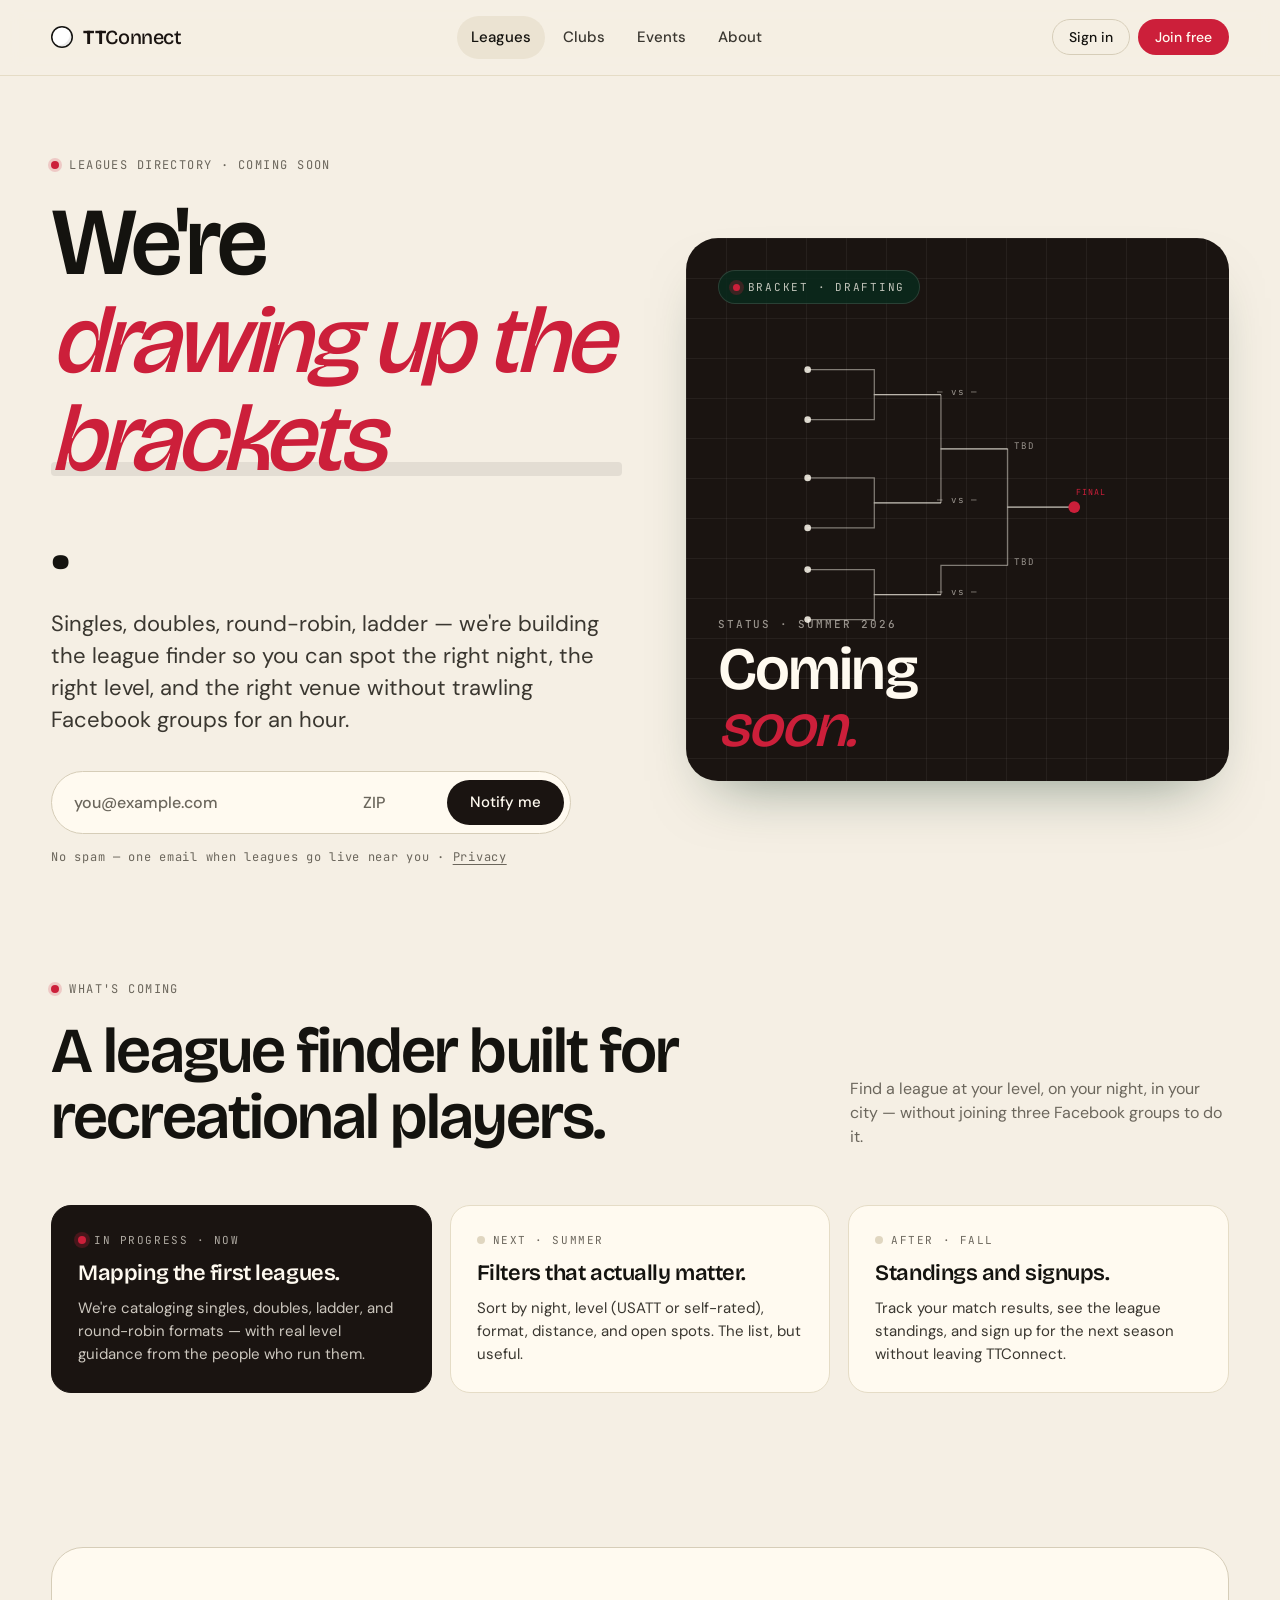
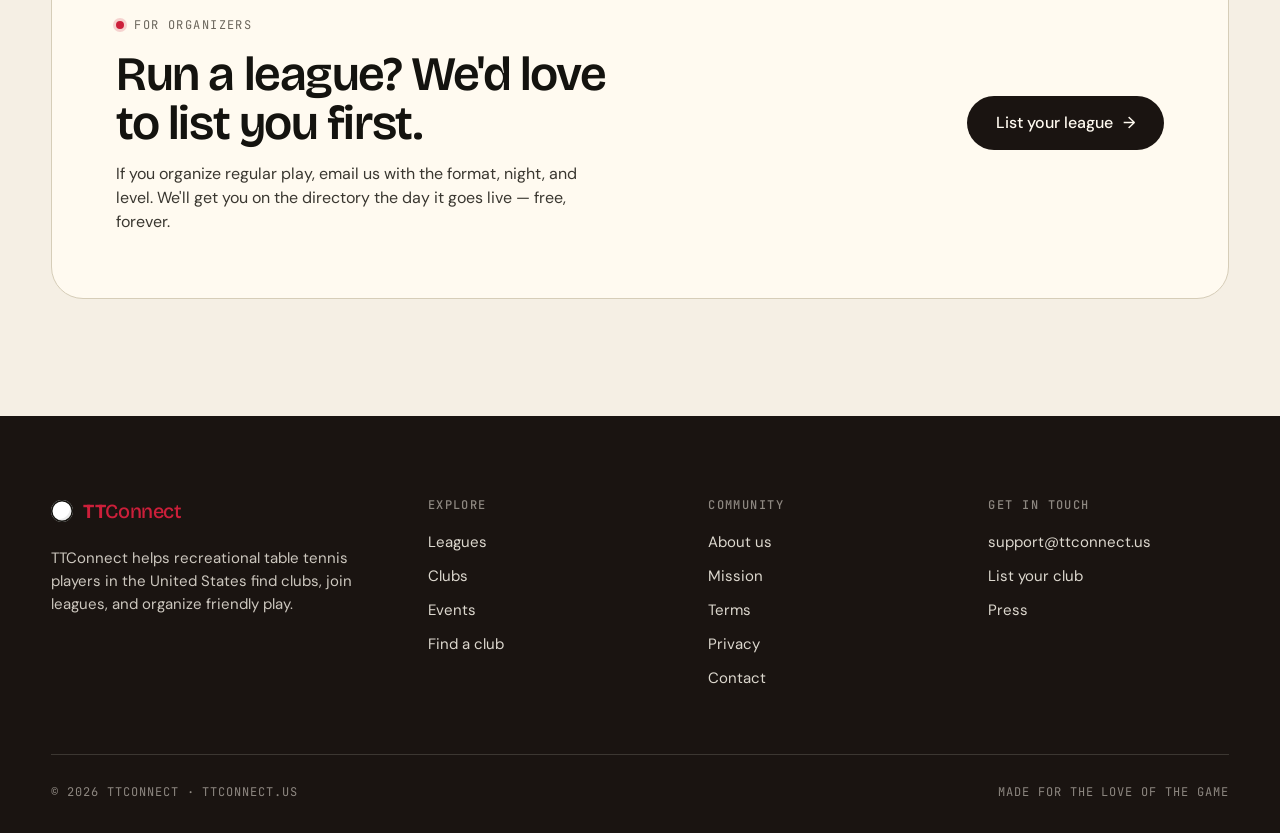
<file: leagues.html>
<!DOCTYPE html>
<html lang="en">
<head>
<meta charset="UTF-8" />
<meta name="viewport" content="width=device-width, initial-scale=1.0" />
<title>Leagues · Coming Soon · TTConnect</title>
<meta name="description" content="The TTConnect leagues directory is on its way. Get an email when leagues open up near you." />
<meta name="theme-color" content="#1a1411" />
<link rel="icon" href="assets/favicon.svg" type="image/svg+xml" />
<link rel="preconnect" href="https://fonts.googleapis.com" />
<link rel="preconnect" href="https://fonts.gstatic.com" crossorigin />
<link href="https://fonts.googleapis.com/css2?family=Bricolage+Grotesque:opsz,wght@12..96,400;12..96,500;12..96,600;12..96,700&family=DM+Sans:opsz,wght@9..40,400;9..40,500;9..40,600&family=JetBrains+Mono:wght@400;500&display=swap" rel="stylesheet" />
<link rel="stylesheet" href="assets/styles.css" />
<style>
  /* Coming-soon scene (shared pattern with clubs.html) */
  .cs {
    position: relative;
    padding: clamp(40px, 6vw, 80px) 0 clamp(64px, 9vw, 110px);
    overflow: hidden;
  }
  .cs__inner {
    max-width: var(--max);
    margin: 0 auto;
    padding: 0 var(--gutter);
    display: grid;
    grid-template-columns: minmax(0, 1.05fr) minmax(0, 1fr);
    gap: clamp(28px, 5vw, 72px);
    align-items: center;
  }
  @media (max-width: 900px) { .cs__inner { grid-template-columns: 1fr; } }
  .cs h1 { font-size: clamp(48px, 7.5vw, 96px); letter-spacing: -0.035em; margin-top: 18px; }
  .cs h1 .accent { color: var(--orange); font-style: italic; font-weight: 500; position: relative; display: inline-block; }
  .cs h1 .accent::after { content: ""; position: absolute; left: 0; right: 0; bottom: 6%; height: 14px; background: var(--ink); opacity: 0.08; z-index: -1; border-radius: 4px; }
  .cs__sub { margin-top: 22px; max-width: 50ch; }
  .cs__form { margin-top: 36px; display: flex; gap: 10px; background: var(--paper); border: 1px solid var(--line); border-radius: var(--r-full); padding: 6px 6px 6px 22px; align-items: center; max-width: 520px; transition: border-color .15s ease; }
  .cs__form:focus-within { border-color: var(--forest); }
  .cs__form input { flex: 1; border: none; outline: none; background: transparent; font: 500 16px/1 var(--body); color: var(--ink); padding: 14px 0; min-width: 0; }
  .cs__form input::placeholder { color: var(--ink-3); }
  .cs__hint { margin-top: 14px; font-family: var(--mono); font-size: 12px; letter-spacing: 0.06em; color: var(--ink-3); }

  /* Leagues "bracket" art */
  .cs-art {
    position: relative;
    aspect-ratio: 1 / 1;
    border-radius: var(--r-xl);
    background: var(--forest);
    overflow: hidden;
    box-shadow: 0 30px 60px -30px rgba(19, 59, 42, 0.5);
  }
  .cs-art__grid { position: absolute; inset: 0; background-image: linear-gradient(rgba(255,255,255,0.05) 1px, transparent 1px), linear-gradient(90deg, rgba(255,255,255,0.05) 1px, transparent 1px); background-size: 40px 40px; }
  .cs-art__chip {
    position: absolute;
    top: 32px; left: 32px;
    background: rgba(10, 42, 29, 0.85);
    border: 1px solid rgba(255, 250, 240, 0.12);
    border-radius: var(--r-full);
    padding: 8px 14px;
    font-family: var(--mono);
    color: rgba(255, 250, 240, 0.75);
    font-size: 11px;
    letter-spacing: 0.16em;
    text-transform: uppercase;
    display: inline-flex; align-items: center; gap: 8px;
  }
  .cs-art__chip::before { content: ""; width: 7px; height: 7px; border-radius: 50%; background: var(--orange); box-shadow: 0 0 0 4px rgba(204, 31, 58, 0.25); animation: pulse 1.8s ease-in-out infinite; }

  /* SVG bracket */
  .cs-art__bracket { position: absolute; inset: 90px 32px 120px 32px; }
  .cs-art__bracket svg { width: 100%; height: 100%; }

  .cs-art__big {
    position: absolute;
    bottom: 26px;
    left: 32px;
    right: 32px;
    color: var(--paper);
    font-family: var(--display);
    font-weight: 600;
    font-size: clamp(36px, 5.5vw, 60px);
    line-height: 0.95;
    letter-spacing: -0.03em;
  }
  .cs-art__big small {
    display: block;
    font-family: var(--mono);
    font-size: 11px;
    font-weight: 500;
    letter-spacing: 0.18em;
    text-transform: uppercase;
    color: rgba(255, 250, 240, 0.55);
    margin-bottom: 12px;
  }
  .cs-art__big .accent { color: var(--orange); font-style: italic; font-weight: 500; }

  /* Roadmap cards (shared style) */
  .roadmap { display: grid; grid-template-columns: repeat(3, 1fr); gap: 18px; }
  @media (max-width: 880px) { .roadmap { grid-template-columns: 1fr; } }
  .rm { background: var(--paper); border: 1px solid var(--line-soft); border-radius: var(--r-lg); padding: 26px; display: flex; flex-direction: column; gap: 12px; }
  .rm__when { font-family: var(--mono); font-size: 11px; letter-spacing: 0.14em; text-transform: uppercase; color: var(--ink-3); display: inline-flex; align-items: center; gap: 8px; }
  .rm__when::before { content: ""; width: 8px; height: 8px; border-radius: 50%; background: var(--cream-3); }
  .rm.is-now { background: var(--forest); color: var(--paper); border-color: var(--forest); }
  .rm.is-now .rm__when { color: rgba(255,250,240,0.65); }
  .rm.is-now .rm__when::before { background: var(--orange); box-shadow: 0 0 0 4px rgba(204, 31, 58, 0.25); }
  .rm.is-now h3, .rm.is-now p { color: var(--paper); }
  .rm.is-now p { color: rgba(255,250,240,0.78); }
  .rm h3 { font-size: 22px; }
  .rm p { color: var(--ink-2); font-size: 15px; line-height: 1.55; }
</style>
</head>
<body>

<header class="site-header">
  <div class="site-header__inner">
    <a class="logo" href="index.html" aria-label="TTConnect home"><span class="logo__ball" aria-hidden="true"></span><span><b>TT</b><span>Connect</span></span></a>
    <nav class="nav" id="primary-nav">
      <a href="leagues.html" class="is-current">Leagues</a>
      <a href="clubs.html">Clubs</a>
      <a href="index.html#events">Events</a>
      <a href="about.html">About</a>
    </nav>
    <div class="header-cta">
      <a class="btn btn--ghost btn--sm" href="https://app.ttconnect.us" target="_blank" rel="noopener">Sign in</a>
      <a class="btn btn--accent btn--sm" href="index.html#join">Join free</a>
      <button class="nav-toggle" aria-label="Open menu" aria-controls="primary-nav" aria-expanded="false"><span></span></button>
    </div>
  </div>
</header>

<main>

  <section class="cs">
    <div class="cs__inner">
      <div>
        <span class="eyebrow">Leagues directory · coming soon</span>
        <h1>We're <span class="accent">drawing up the brackets</span>.</h1>
        <p class="lead cs__sub">Singles, doubles, round-robin, ladder — we're building the league finder so you can spot the right night, the right level, and the right venue without trawling Facebook groups for an hour.</p>

        <form class="cs__form" onsubmit="event.preventDefault(); var f=this; f.querySelector('button').textContent='You\u2019re on the list ✓'; f.querySelector('button').disabled=true; f.querySelectorAll('input').forEach(function(i){i.disabled=true;});">
          <input type="email" placeholder="you@example.com" required aria-label="Email" />
          <input type="text" placeholder="ZIP" required aria-label="ZIP code" pattern="[0-9]{5}" maxlength="5" style="max-width:80px; padding-left:6px;" />
          <button class="btn btn--primary" type="submit">Notify me</button>
        </form>
        <div class="cs__hint">No spam — one email when leagues go live near you · <a href="privacy.html" style="color:inherit; text-decoration:underline;">Privacy</a></div>
      </div>

      <div class="cs-art" aria-hidden="true">
        <div class="cs-art__grid"></div>

        <span class="cs-art__chip">Bracket · drafting</span>

        <div class="cs-art__bracket">
          <svg viewBox="0 0 400 400" fill="none" xmlns="http://www.w3.org/2000/svg" preserveAspectRatio="xMidYMid meet">
            <g stroke="rgba(255,250,240,0.45)" stroke-width="1.5" fill="none">
              <!-- Round 1 lines (left) -->
              <path d="M20 50 L100 50 L100 80 L180 80"/>
              <path d="M20 110 L100 110 L100 80 L180 80"/>
              <path d="M20 180 L100 180 L100 210 L180 210"/>
              <path d="M20 240 L100 240 L100 210 L180 210"/>
              <path d="M20 290 L100 290 L100 320 L180 320"/>
              <path d="M20 350 L100 350 L100 320 L180 320"/>
              <!-- Round 2 -->
              <path d="M180 80 L180 145 L260 145"/>
              <path d="M180 210 L180 145 L260 145"/>
              <path d="M180 320 L180 285 L260 285"/>
              <!-- Final -->
              <path d="M260 145 L260 215 L340 215"/>
              <path d="M260 285 L260 215 L340 215"/>
            </g>
            <!-- Player dots -->
            <g fill="rgba(255,250,240,0.85)">
              <circle cx="20" cy="50" r="4"/>
              <circle cx="20" cy="110" r="4"/>
              <circle cx="20" cy="180" r="4"/>
              <circle cx="20" cy="240" r="4"/>
              <circle cx="20" cy="290" r="4"/>
              <circle cx="20" cy="350" r="4"/>
            </g>
            <!-- "??" placeholders on the right -->
            <g fill="#cc1f3a">
              <circle cx="340" cy="215" r="7"/>
            </g>
            <g font-family="JetBrains Mono, monospace" font-size="11" fill="rgba(255,250,240,0.55)" letter-spacing="1">
              <text x="200" y="80" text-anchor="middle">— vs —</text>
              <text x="200" y="210" text-anchor="middle">— vs —</text>
              <text x="200" y="320" text-anchor="middle">— vs —</text>
              <text x="280" y="145" text-anchor="middle">TBD</text>
              <text x="280" y="285" text-anchor="middle">TBD</text>
              <text x="360" y="200" text-anchor="middle" fill="#cc1f3a" font-size="10">FINAL</text>
            </g>
          </svg>
        </div>

        <div class="cs-art__big">
          <small>Status · summer 2026</small>
          Coming<br/><span class="accent">soon.</span>
        </div>
      </div>
    </div>
  </section>

  <section class="section section--tight" style="padding-top:0;">
    <div class="wrap">
      <div class="section-head">
        <div>
          <span class="eyebrow">What's coming</span>
          <h2 style="margin-top:18px;">A league finder built for recreational players.</h2>
        </div>
        <p>Find a league at your level, on your night, in your city — without joining three Facebook groups to do it.</p>
      </div>

      <div class="roadmap">
        <article class="rm is-now">
          <span class="rm__when">In progress · now</span>
          <h3>Mapping the first leagues.</h3>
          <p>We're cataloging singles, doubles, ladder, and round-robin formats — with real level guidance from the people who run them.</p>
        </article>
        <article class="rm">
          <span class="rm__when">Next · summer</span>
          <h3>Filters that actually matter.</h3>
          <p>Sort by night, level (USATT or self-rated), format, distance, and open spots. The list, but useful.</p>
        </article>
        <article class="rm">
          <span class="rm__when">After · fall</span>
          <h3>Standings and signups.</h3>
          <p>Track your match results, see the league standings, and sign up for the next season without leaving TTConnect.</p>
        </article>
      </div>
    </div>
  </section>

  <section class="section section--tight">
    <div class="wrap">
      <div class="joinbox" style="grid-template-columns: 1fr;">
        <div style="display:flex; gap:32px; align-items:center; flex-wrap:wrap; justify-content:space-between;">
          <div style="max-width:48ch;">
            <span class="eyebrow">For organizers</span>
            <h2 style="margin-top:14px;">Run a league? We'd love to list you first.</h2>
            <p style="margin-top:14px;">If you organize regular play, email us with the format, night, and level. We'll get you on the directory the day it goes live — free, forever.</p>
          </div>
          <a class="btn btn--primary btn--lg" href="mailto:support@ttconnect.us?subject=List%20my%20league%20on%20TTConnect">List your league <span class="arr" aria-hidden="true">→</span></a>
        </div>
      </div>
    </div>
  </section>

</main>

<footer class="site-footer">
  <div class="wrap">
    <div class="site-footer__top">
      <div>
        <a class="logo" href="index.html"><span class="logo__ball"></span><span><b>TT</b><span>Connect</span></span></a>
        <p class="site-footer__about" style="margin-top:18px;">TTConnect helps recreational table tennis players in the United States find clubs, join leagues, and organize friendly play.</p>
      </div>
      <div><h5>Explore</h5><ul><li><a href="leagues.html">Leagues</a></li><li><a href="clubs.html">Clubs</a></li><li><a href="index.html#events">Events</a></li><li><a href="index.html#map">Find a club</a></li></ul></div>
      <div><h5>Community</h5><ul><li><a href="about.html">About us</a></li><li><a href="about.html#mission">Mission</a></li><li><a href="terms.html">Terms</a></li><li><a href="privacy.html">Privacy</a></li><li><a href="mailto:support@ttconnect.us">Contact</a></li></ul></div>
      <div><h5>Get in touch</h5><ul><li><a href="mailto:support@ttconnect.us">support@ttconnect.us</a></li><li><a href="mailto:support@ttconnect.us?subject=List%20my%20club">List your club</a></li><li><a href="mailto:support@ttconnect.us?subject=Press%20inquiry">Press</a></li></ul></div>
    </div>
    <div class="site-footer__bottom">
      <div>© 2026 TTConnect · ttconnect.us</div>
      <div>Made for the love of the game</div>
    </div>
  </div>
</footer>

<script src="assets/main.js" defer></script>
</body>
</html>
</file>
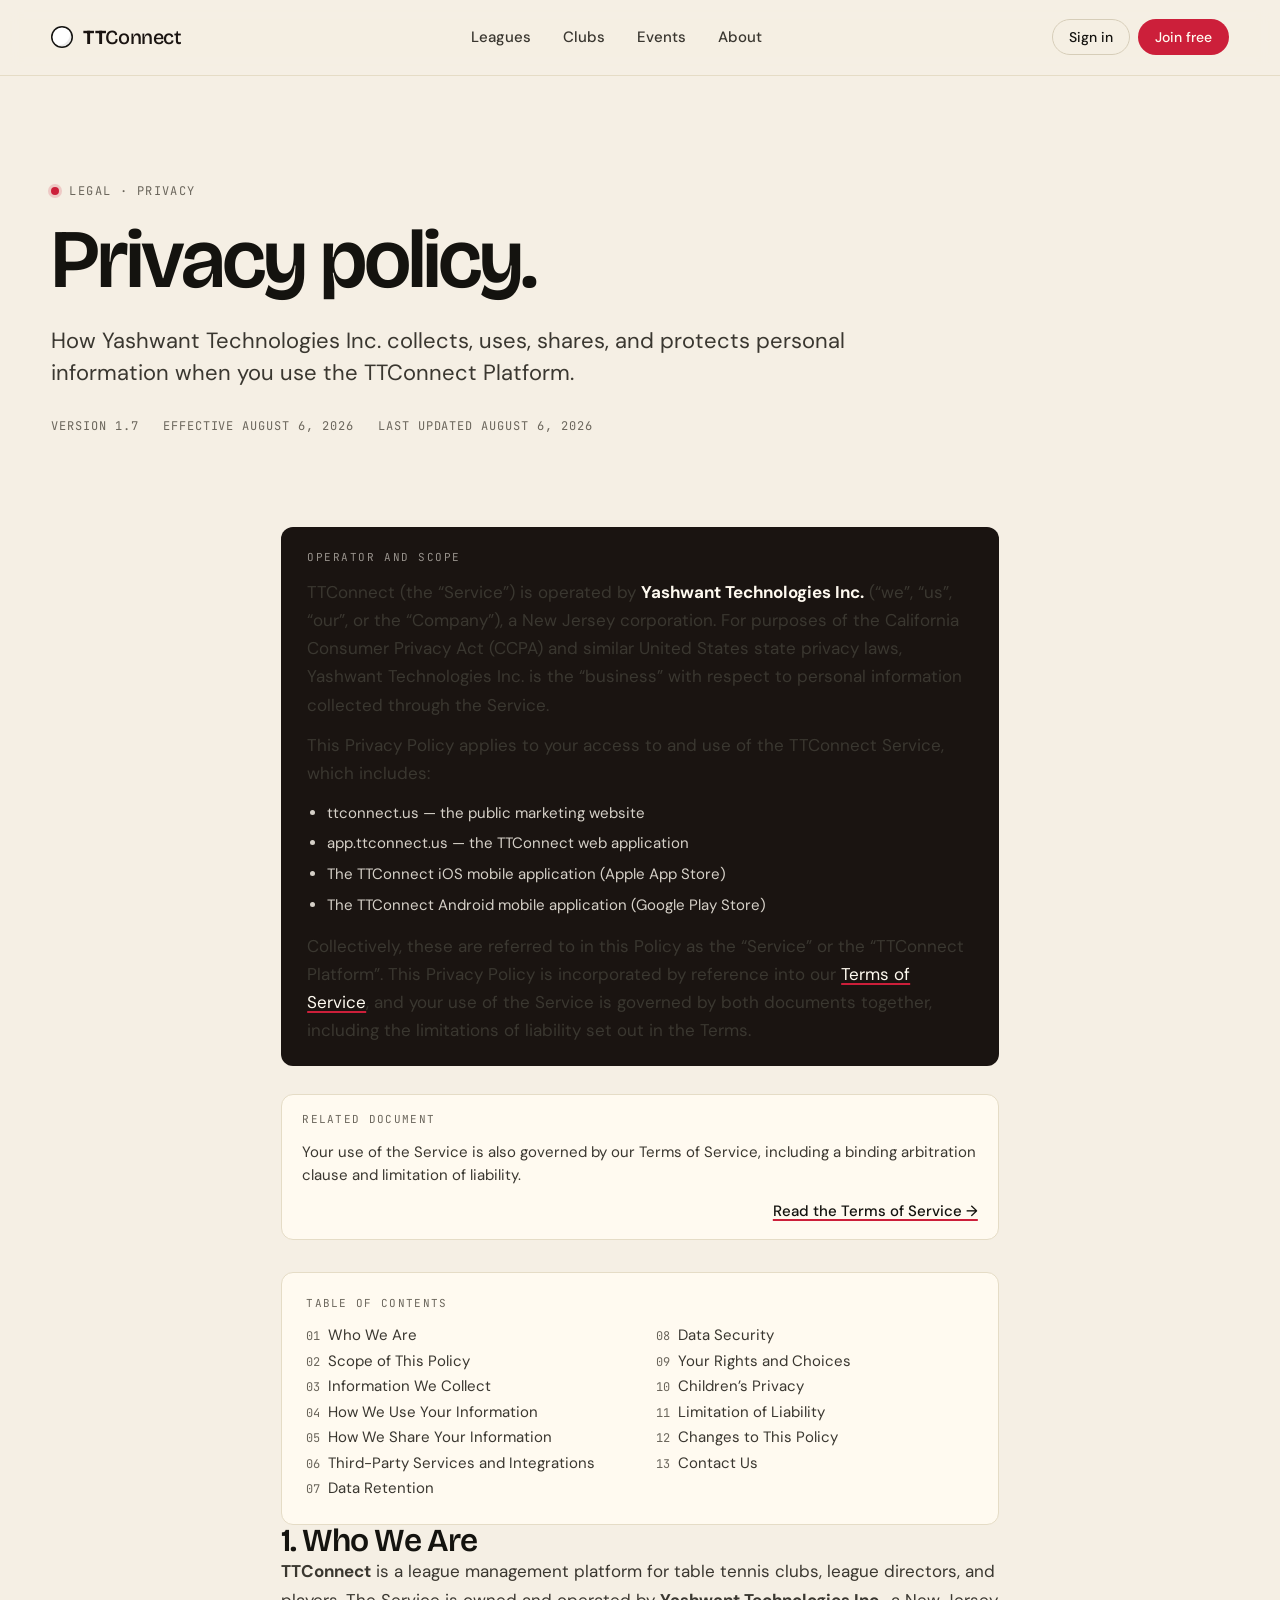
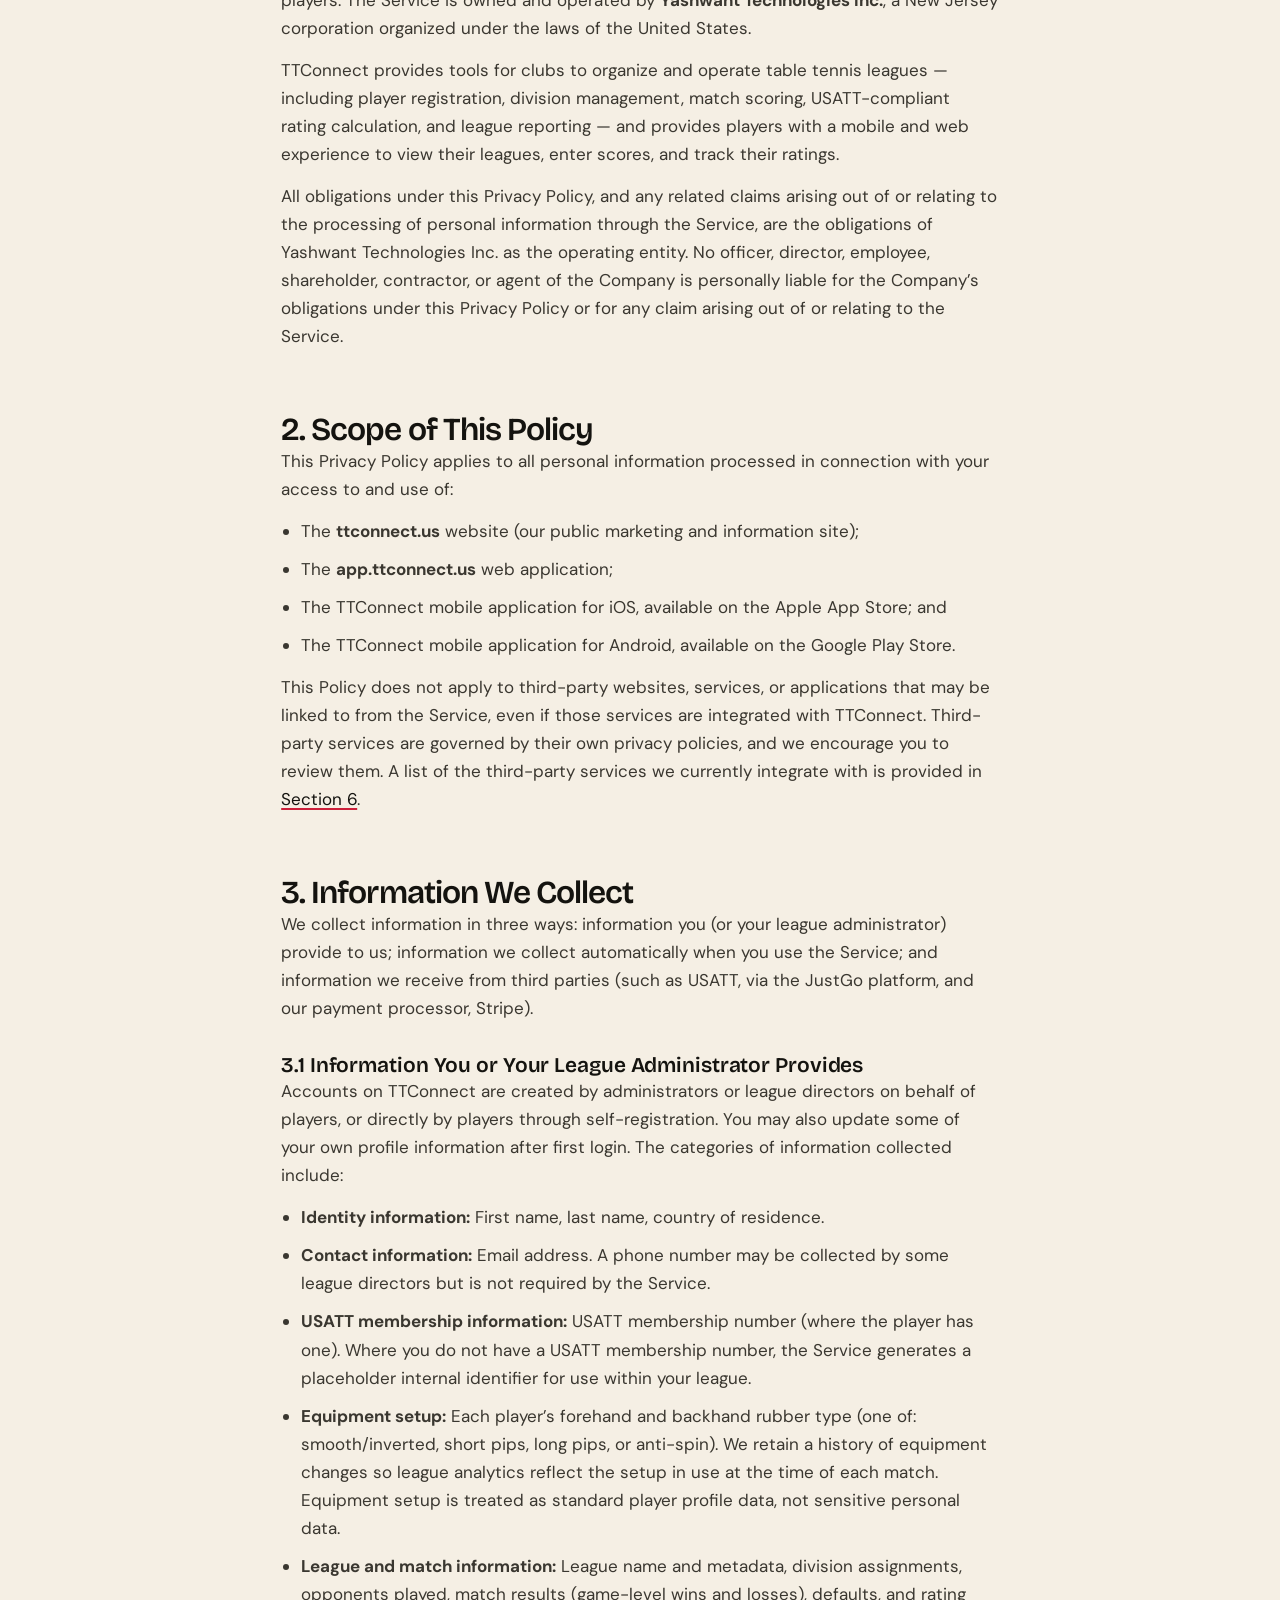
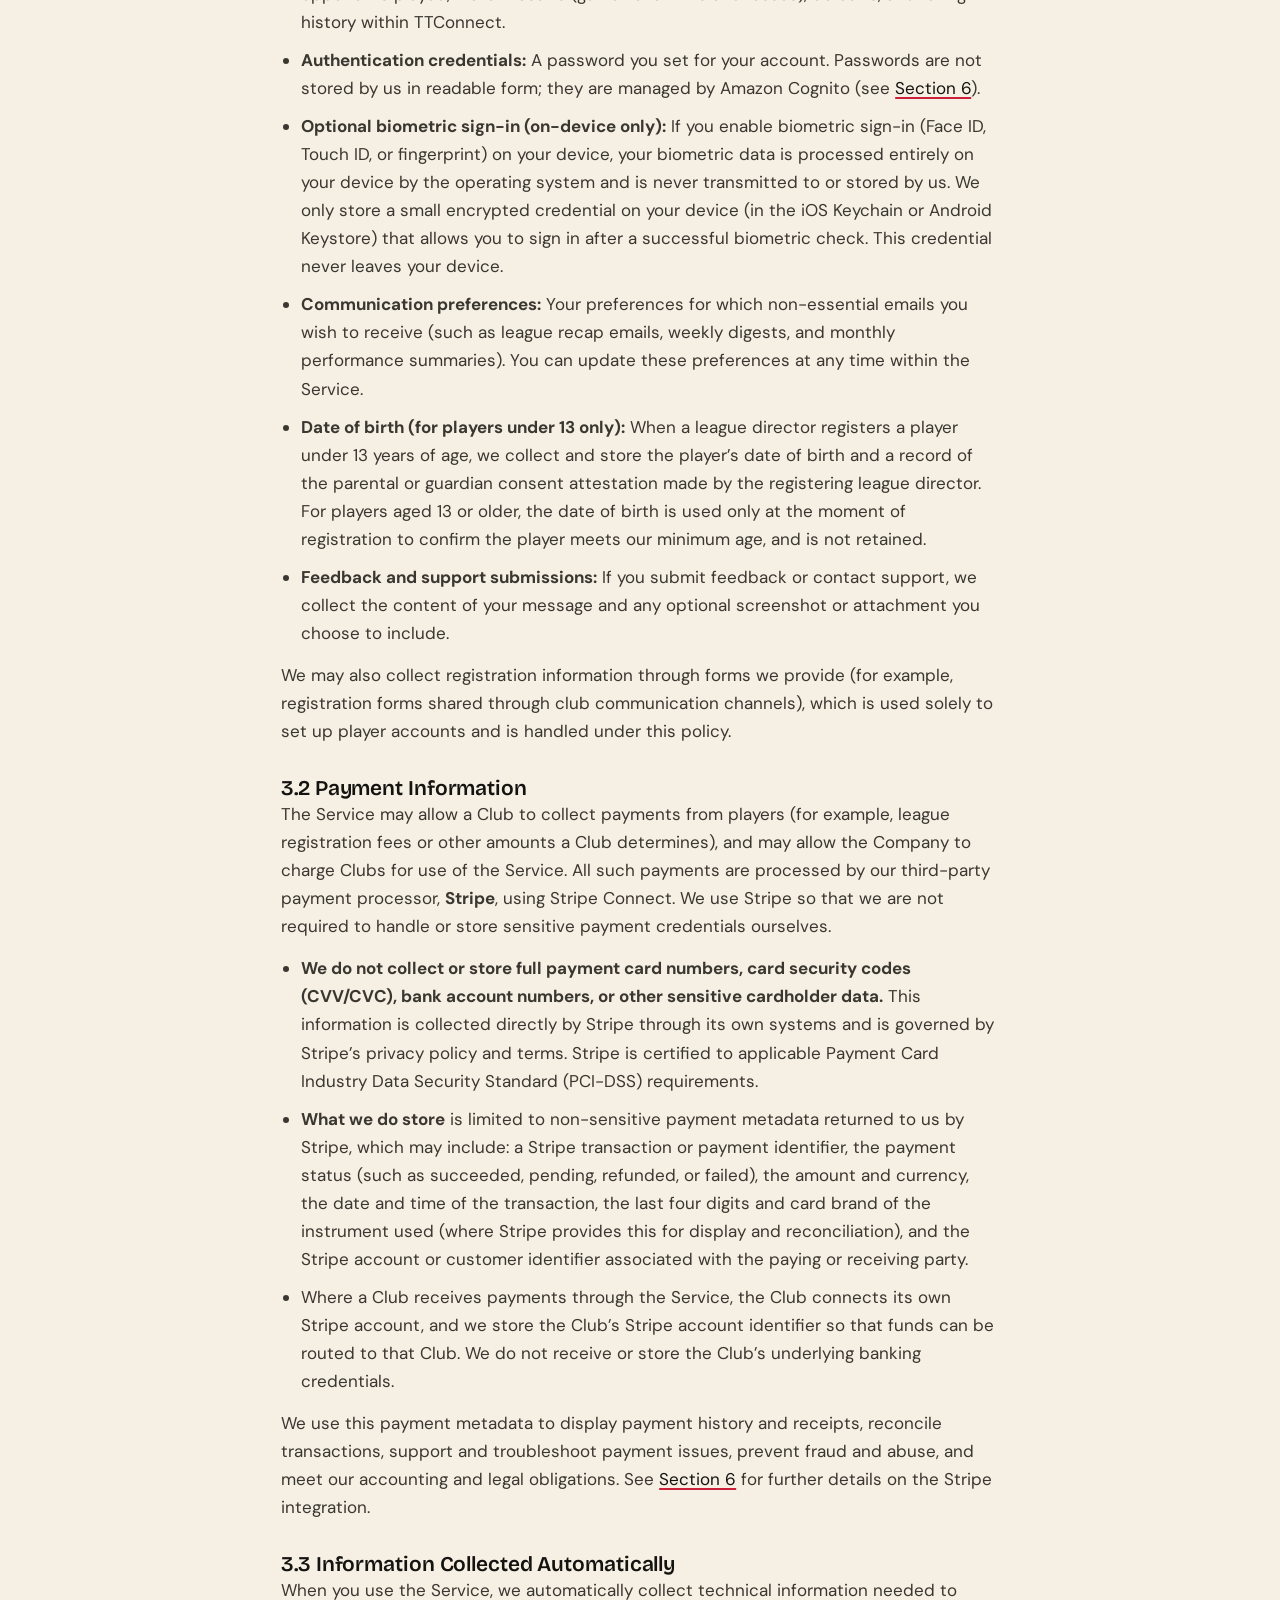
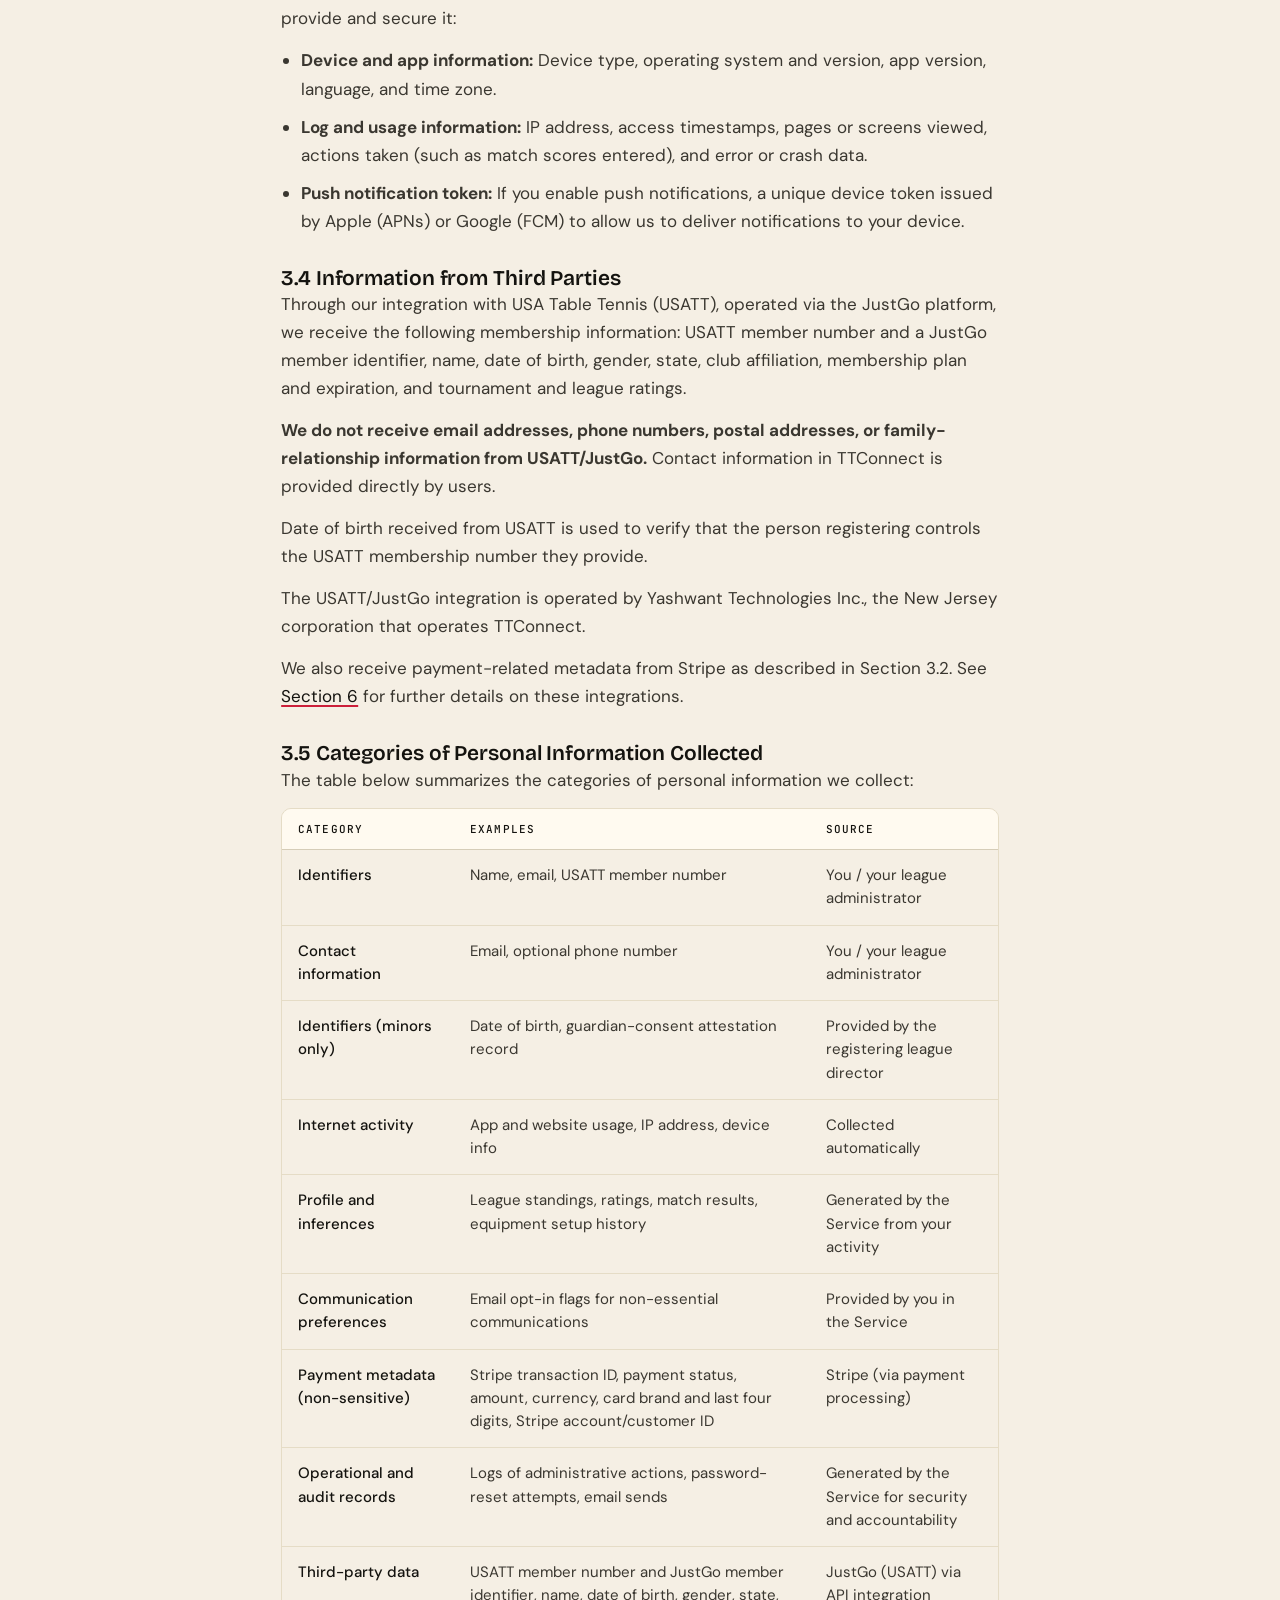
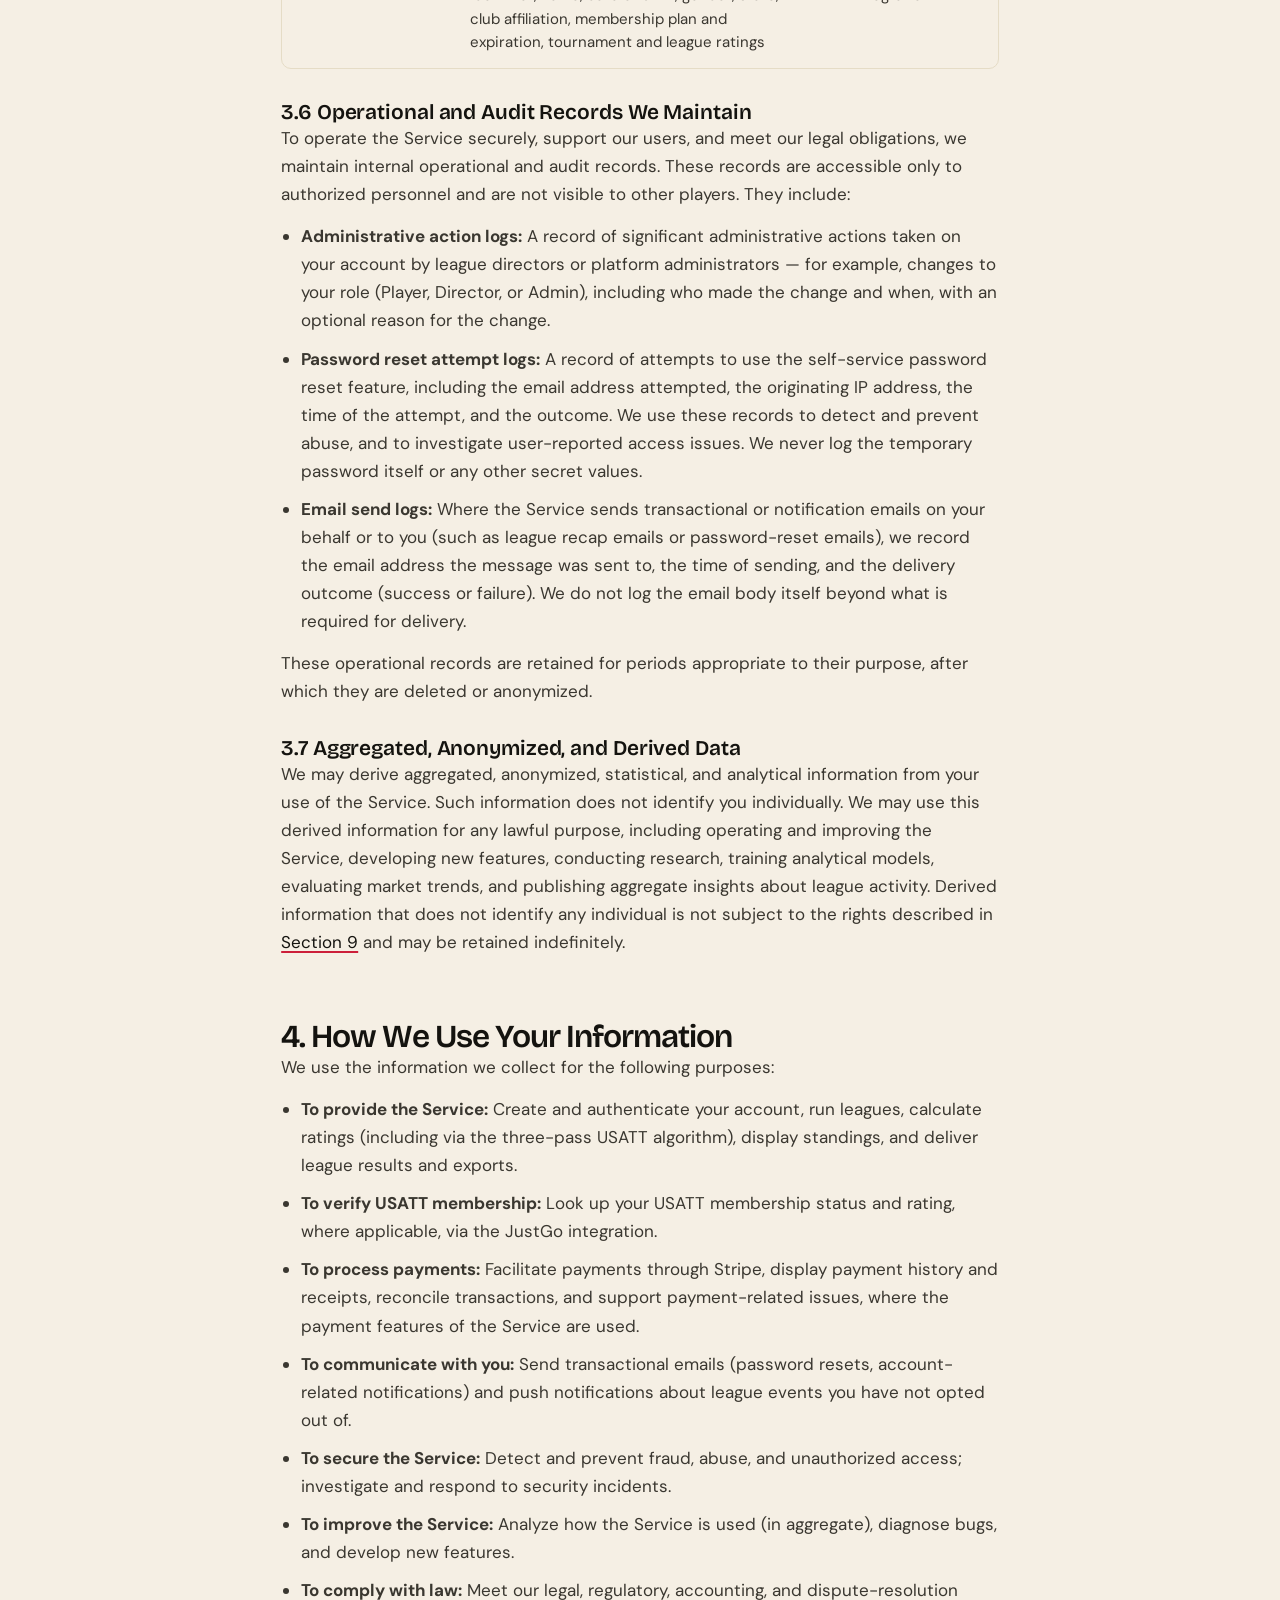
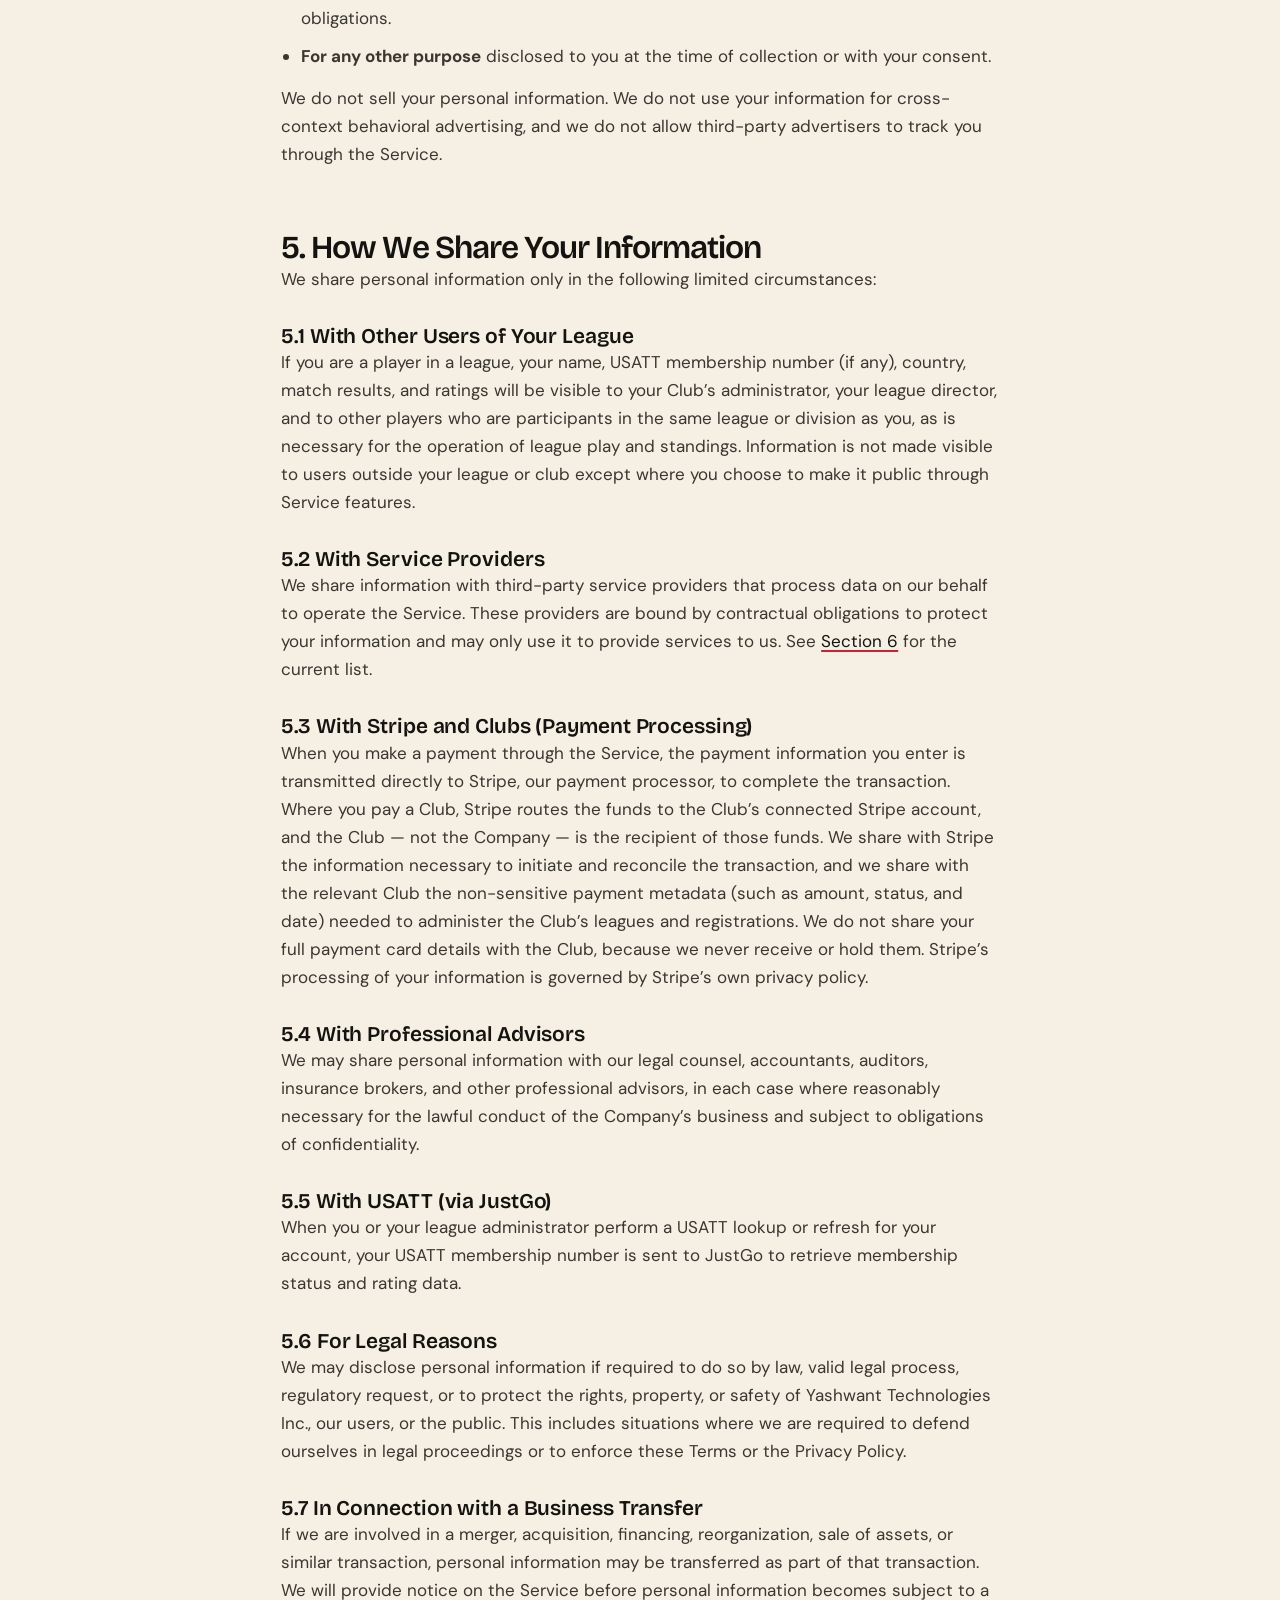
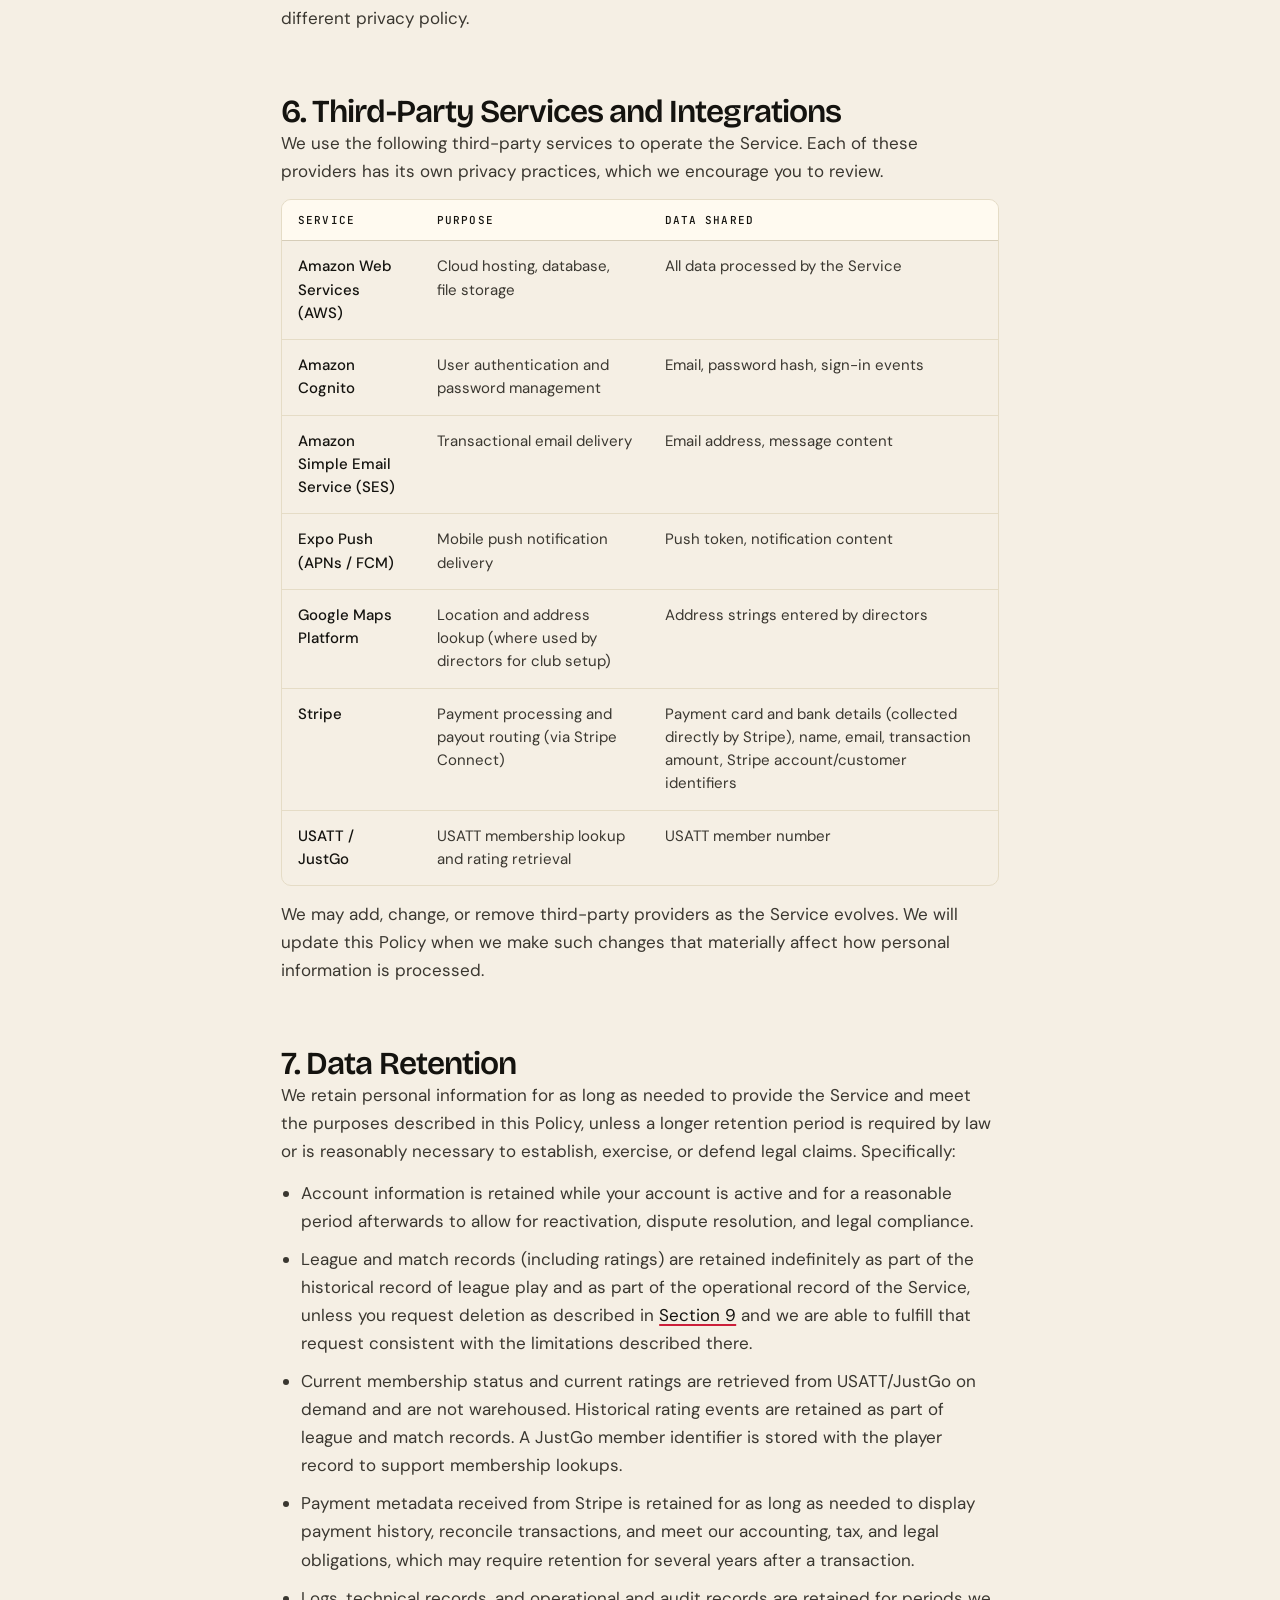
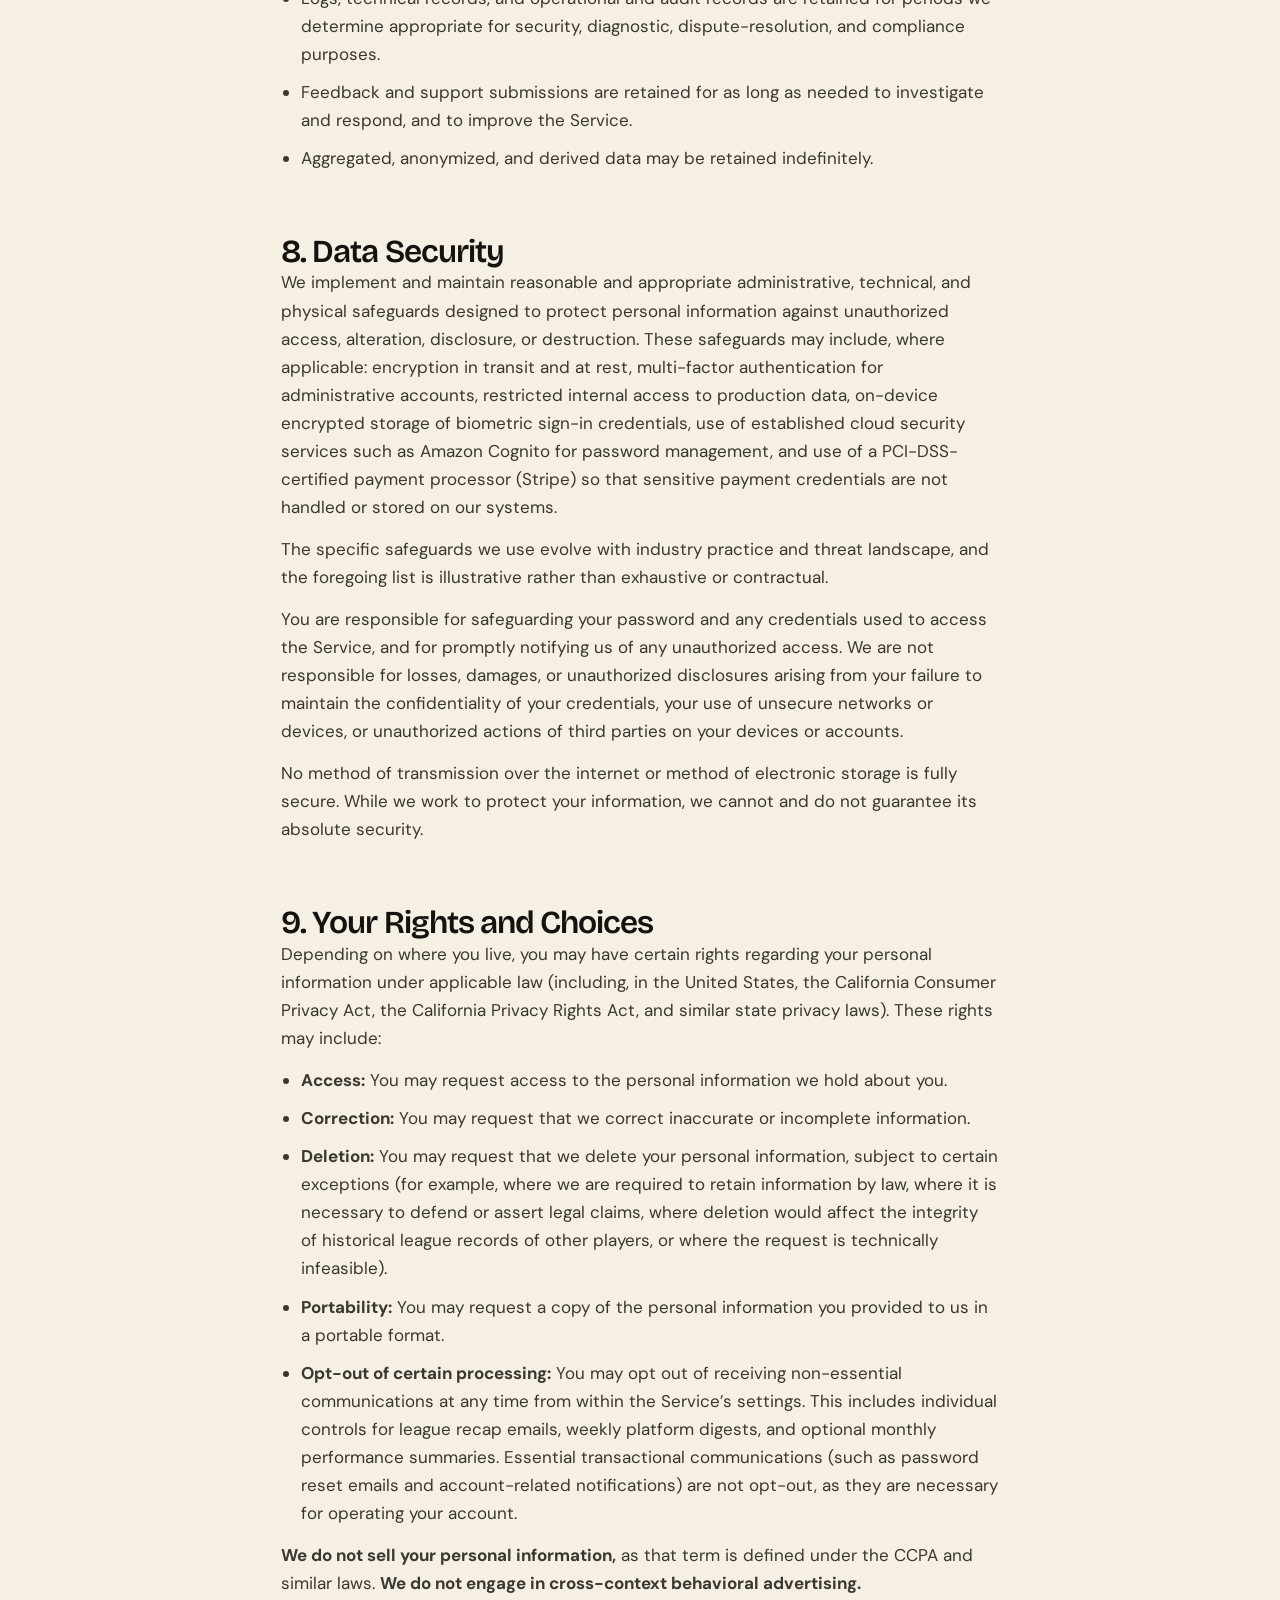
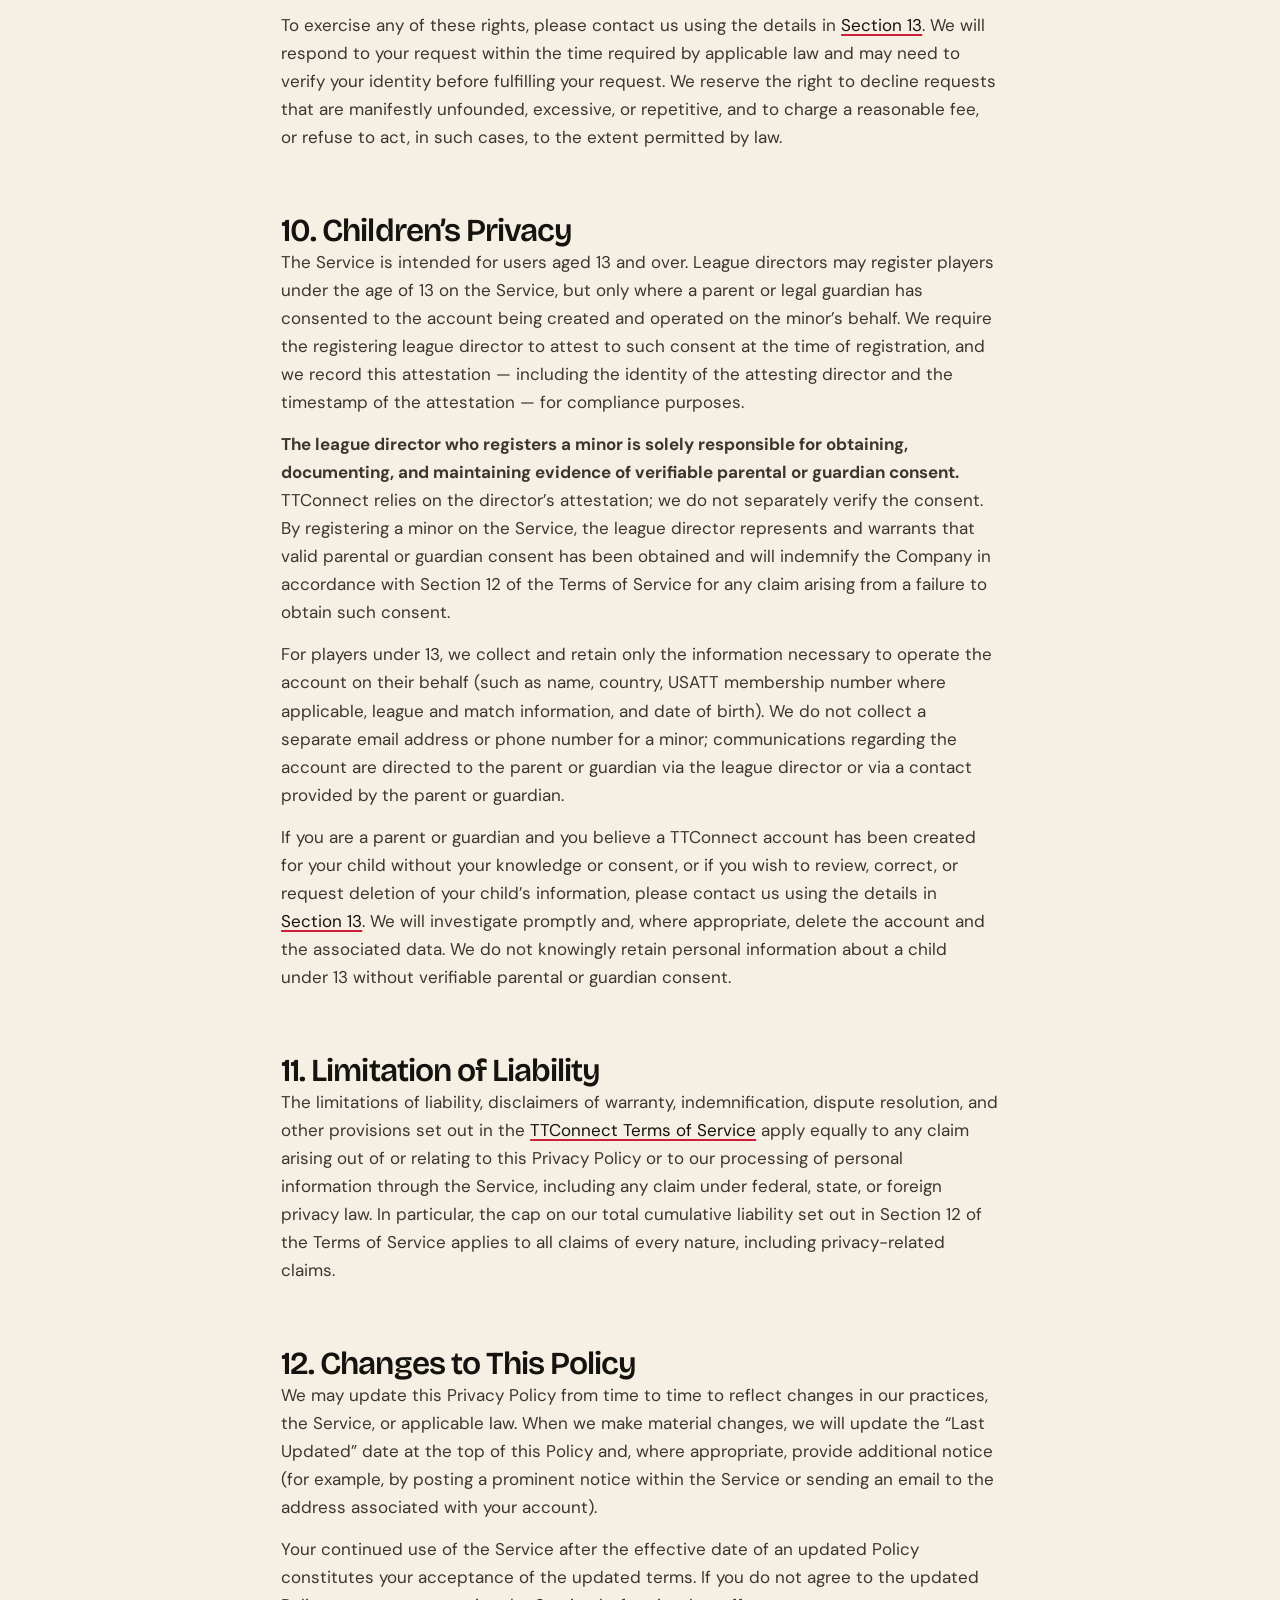
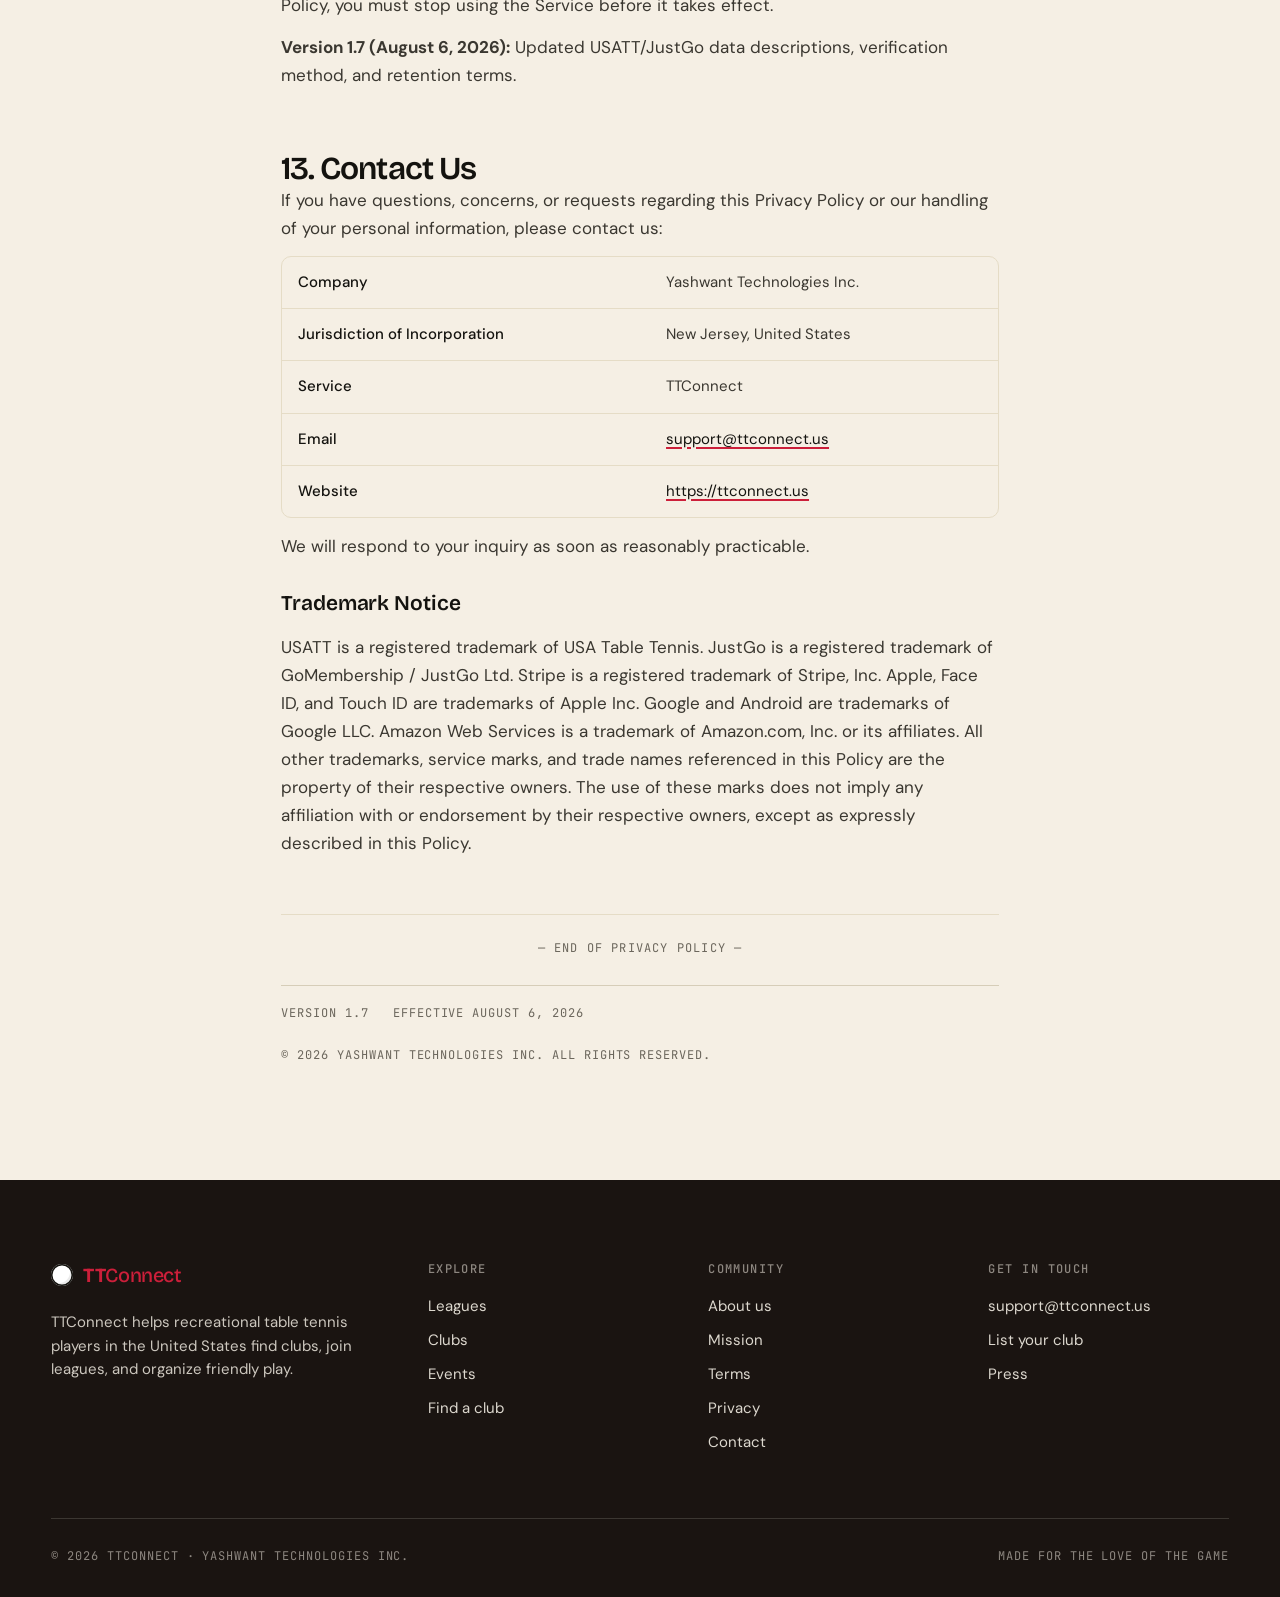
<file: privacy.html>
<!DOCTYPE html>
<html lang="en">
<head>
<meta charset="UTF-8" />
<meta name="viewport" content="width=device-width, initial-scale=1.0" />
<title>Privacy · TTConnect</title>
<meta name="description" content="How TTConnect collects, uses, shares, and protects personal information. Version 1.7, effective August 6, 2026." />
<meta name="theme-color" content="#1a1411" />
<link rel="canonical" href="https://ttconnect.us/privacy" />
<link rel="icon" href="assets/favicon.svg" type="image/svg+xml" />
<link rel="preconnect" href="https://fonts.googleapis.com" />
<link rel="preconnect" href="https://fonts.gstatic.com" crossorigin />
<link href="https://fonts.googleapis.com/css2?family=Bricolage+Grotesque:opsz,wght@12..96,400;12..96,500;12..96,600;12..96,700&family=DM+Sans:opsz,wght@9..40,400;9..40,500;9..40,600&family=JetBrains+Mono:wght@400;500&display=swap" rel="stylesheet" />
<link rel="stylesheet" href="assets/styles.css" />
<style>
  .legal { max-width: 820px; margin: 0 auto; padding: 0 var(--gutter); }
  .legal h2 { font-size: clamp(24px, 3vw, 32px); margin-top: 64px; scroll-margin-top: 90px; }
  .legal h2:first-of-type { margin-top: 0; }
  .legal h3 { font-size: clamp(18px, 2vw, 21px); margin-top: 32px; font-weight: 600; letter-spacing: -0.005em; scroll-margin-top: 90px; }
  .legal p, .legal li { color: var(--ink-2); font-size: 17px; line-height: 1.65; }
  .legal p + p, .legal p + ul, .legal ul + p, .legal p + .legal-table, .legal-table + p, .legal h3 + .legal-table { margin-top: 14px; }
  .legal ul { margin: 14px 0 0; padding-left: 20px; display: flex; flex-direction: column; gap: 10px; }
  .legal a { color: var(--ink); text-decoration: underline; text-decoration-color: var(--orange); text-decoration-thickness: 2px; text-underline-offset: 3px; }

  .legal__meta {
    font-family: var(--mono); font-size: 12px; letter-spacing: 0.08em; color: var(--ink-3);
    text-transform: uppercase; margin-top: 28px; padding-top: 18px; border-top: 1px solid var(--line);
    display: flex; gap: 24px; flex-wrap: wrap;
  }

  /* Operator / scope callout */
  .legal-notice {
    margin-top: 28px; padding: 22px 26px; background: var(--forest); color: rgba(255, 250, 240, 0.82);
    border-radius: var(--r-md); font-size: 15.5px; line-height: 1.62;
  }
  .legal-notice strong { color: var(--paper); }
  .legal-notice a { color: var(--paper); text-decoration-color: var(--orange); }
  .legal-notice .label {
    display: block; font-family: var(--mono); font-size: 11px; letter-spacing: 0.14em;
    text-transform: uppercase; color: rgba(255, 250, 240, 0.55); margin-bottom: 12px;
  }
  .legal-notice ul { margin: 12px 0; gap: 6px; }
  .legal-notice li { color: rgba(255, 250, 240, 0.82); font-size: 15px; }
  .legal-notice p + p { margin-top: 12px; }

  /* Table of contents */
  .toc { margin-top: 32px; padding: 22px 24px; background: var(--paper); border: 1px solid var(--line-soft); border-radius: var(--r-md); }
  .toc__label { font-family: var(--mono); font-size: 11px; letter-spacing: 0.12em; color: var(--ink-3); text-transform: uppercase; margin-bottom: 12px; }
  .toc ol { margin: 0; padding-left: 0; list-style: none; columns: 2; column-gap: 32px; }
  .toc li { font-size: 15px; line-height: 1.7; color: var(--ink-2); break-inside: avoid; }
  .toc li a { color: var(--ink-2); text-decoration: none; }
  .toc li a:hover { color: var(--ink); text-decoration: underline; text-decoration-color: var(--orange); }
  .toc li span.n { font-family: var(--mono); font-size: 12px; color: var(--ink-3); margin-right: 8px; }
  @media (max-width: 640px) { .toc ol { columns: 1; } }

  /* Tables */
  .legal-table { margin-top: 18px; border: 1px solid var(--line-soft); border-radius: 10px; overflow: hidden; }
  .legal-table table { width: 100%; border-collapse: collapse; font-size: 15px; }
  .legal-table th {
    text-align: left; background: var(--paper); color: var(--ink); font-family: var(--mono);
    font-weight: 500; font-size: 11px; letter-spacing: 0.1em; text-transform: uppercase;
    padding: 12px 16px; border-bottom: 1px solid var(--line);
  }
  .legal-table td { padding: 14px 16px; border-bottom: 1px solid var(--line-soft); color: var(--ink-2); vertical-align: top; line-height: 1.55; }
  .legal-table tr:last-child td { border-bottom: none; }
  .legal-table td:first-child { font-weight: 500; color: var(--ink); }
  @media (max-width: 640px) { .legal-table th, .legal-table td { padding: 10px 12px; font-size: 14px; } }

  .legal-end {
    margin-top: 56px; padding-top: 24px; border-top: 1px solid var(--line-soft); text-align: center;
    font-family: var(--mono); font-size: 12px; letter-spacing: 0.1em; color: var(--ink-3); text-transform: uppercase;
  }
  .legal-fine { margin-top: 18px; font-size: 14px; color: var(--ink-3); line-height: 1.6; }

  /* Cross-link to the companion legal document */
  .legal-xref {
    margin-top: 28px; display: flex; align-items: center; gap: 14px; padding: 16px 20px;
    background: var(--paper); border: 1px solid var(--line-soft); border-radius: var(--r-md);
    font-size: 15px; color: var(--ink-2); flex-wrap: wrap;
  }
  .legal-xref .mono { font-family: var(--mono); font-size: 11px; letter-spacing: 0.12em; text-transform: uppercase; color: var(--ink-3); }
  .legal-xref a { margin-left: auto; color: var(--ink); text-decoration: underline; text-decoration-color: var(--orange); text-decoration-thickness: 2px; text-underline-offset: 3px; font-weight: 500; }
</style>
</head>
<body>

<header class="site-header">
  <div class="site-header__inner">
    <a class="logo" href="index.html" aria-label="TTConnect home"><span class="logo__ball" aria-hidden="true"></span><span><b>TT</b><span>Connect</span></span></a>
    <nav class="nav" id="primary-nav">
      <a href="leagues.html">Leagues</a>
      <a href="clubs.html">Clubs</a>
      <a href="index.html#events">Events</a>
      <a href="about.html">About</a>
    </nav>
    <div class="header-cta">
      <a class="btn btn--ghost btn--sm" href="https://app.ttconnect.us" target="_blank" rel="noopener">Sign in</a>
      <a class="btn btn--accent btn--sm" href="index.html#join">Join free</a>
      <button class="nav-toggle" aria-label="Open menu" aria-controls="primary-nav" aria-expanded="false"><span></span></button>
    </div>
  </div>
</header>

<main>

  <section class="page-head">
    <div class="wrap">
      <span class="eyebrow">Legal · privacy</span>
      <h1>Privacy policy.</h1>
      <p class="lead">How Yashwant Technologies Inc. collects, uses, shares, and protects personal information when you use the TTConnect Platform.</p>
      <div class="legal__meta" style="margin-top:28px; border-top:none; padding-top:0;">
        <span>Version 1.7</span>
        <span>Effective August 6, 2026</span>
        <span>Last updated August 6, 2026</span>
      </div>
    </div>
  </section>

  <section class="section section--tight" style="padding-top:0;">
    <div class="legal">

      <div class="legal-notice">
        <span class="label">Operator and scope</span>
        <p>TTConnect (the &ldquo;Service&rdquo;) is operated by <strong>Yashwant Technologies Inc.</strong> (&ldquo;we&rdquo;, &ldquo;us&rdquo;, &ldquo;our&rdquo;, or the &ldquo;Company&rdquo;), a New Jersey corporation. For purposes of the California Consumer Privacy Act (CCPA) and similar United States state privacy laws, Yashwant Technologies Inc. is the &ldquo;business&rdquo; with respect to personal information collected through the Service.</p>
        <p>This Privacy Policy applies to your access to and use of the TTConnect Service, which includes:</p>
        <ul>
          <li>ttconnect.us — the public marketing website</li>
          <li>app.ttconnect.us — the TTConnect web application</li>
          <li>The TTConnect iOS mobile application (Apple App Store)</li>
          <li>The TTConnect Android mobile application (Google Play Store)</li>
        </ul>
        <p>Collectively, these are referred to in this Policy as the &ldquo;Service&rdquo; or the &ldquo;TTConnect Platform&rdquo;. This Privacy Policy is incorporated by reference into our <a href="terms.html">Terms of Service</a>, and your use of the Service is governed by both documents together, including the limitations of liability set out in the Terms.</p>
      </div>

      <div class="legal-xref">
        <span class="mono">Related document</span>
        <span>Your use of the Service is also governed by our Terms of Service, including a binding arbitration clause and limitation of liability.</span>
        <a href="terms.html">Read the Terms of Service →</a>
      </div>

      <div class="toc" aria-label="Table of contents">
        <div class="toc__label">Table of contents</div>
        <ol>
          <li><a href="#s1"><span class="n">01</span>Who We Are</a></li>
          <li><a href="#s2"><span class="n">02</span>Scope of This Policy</a></li>
          <li><a href="#s3"><span class="n">03</span>Information We Collect</a></li>
          <li><a href="#s4"><span class="n">04</span>How We Use Your Information</a></li>
          <li><a href="#s5"><span class="n">05</span>How We Share Your Information</a></li>
          <li><a href="#s6"><span class="n">06</span>Third-Party Services and Integrations</a></li>
          <li><a href="#s7"><span class="n">07</span>Data Retention</a></li>
          <li><a href="#s8"><span class="n">08</span>Data Security</a></li>
          <li><a href="#s9"><span class="n">09</span>Your Rights and Choices</a></li>
          <li><a href="#s10"><span class="n">10</span>Children&rsquo;s Privacy</a></li>
          <li><a href="#s11"><span class="n">11</span>Limitation of Liability</a></li>
          <li><a href="#s12"><span class="n">12</span>Changes to This Policy</a></li>
          <li><a href="#s13"><span class="n">13</span>Contact Us</a></li>
        </ol>
      </div>

      <h2 id="s1">1. Who We Are</h2>
      <p><strong>TTConnect</strong> is a league management platform for table tennis clubs, league directors, and players. The Service is owned and operated by <strong>Yashwant Technologies Inc.</strong>, a New Jersey corporation organized under the laws of the United States.</p>
      <p>TTConnect provides tools for clubs to organize and operate table tennis leagues — including player registration, division management, match scoring, USATT-compliant rating calculation, and league reporting — and provides players with a mobile and web experience to view their leagues, enter scores, and track their ratings.</p>
      <p>All obligations under this Privacy Policy, and any related claims arising out of or relating to the processing of personal information through the Service, are the obligations of Yashwant Technologies Inc. as the operating entity. No officer, director, employee, shareholder, contractor, or agent of the Company is personally liable for the Company&rsquo;s obligations under this Privacy Policy or for any claim arising out of or relating to the Service.</p>

      <h2 id="s2">2. Scope of This Policy</h2>
      <p>This Privacy Policy applies to all personal information processed in connection with your access to and use of:</p>
      <ul>
        <li>The <strong>ttconnect.us</strong> website (our public marketing and information site);</li>
        <li>The <strong>app.ttconnect.us</strong> web application;</li>
        <li>The TTConnect mobile application for iOS, available on the Apple App Store; and</li>
        <li>The TTConnect mobile application for Android, available on the Google Play Store.</li>
      </ul>
      <p>This Policy does not apply to third-party websites, services, or applications that may be linked to from the Service, even if those services are integrated with TTConnect. Third-party services are governed by their own privacy policies, and we encourage you to review them. A list of the third-party services we currently integrate with is provided in <a href="#s6">Section 6</a>.</p>

      <h2 id="s3">3. Information We Collect</h2>
      <p>We collect information in three ways: information you (or your league administrator) provide to us; information we collect automatically when you use the Service; and information we receive from third parties (such as USATT, via the JustGo platform, and our payment processor, Stripe).</p>

      <h3 id="s3-1">3.1 Information You or Your League Administrator Provides</h3>
      <p>Accounts on TTConnect are created by administrators or league directors on behalf of players, or directly by players through self-registration. You may also update some of your own profile information after first login. The categories of information collected include:</p>
      <ul>
        <li><strong>Identity information:</strong> First name, last name, country of residence.</li>
        <li><strong>Contact information:</strong> Email address. A phone number may be collected by some league directors but is not required by the Service.</li>
        <li><strong>USATT membership information:</strong> USATT membership number (where the player has one). Where you do not have a USATT membership number, the Service generates a placeholder internal identifier for use within your league.</li>
        <li><strong>Equipment setup:</strong> Each player&rsquo;s forehand and backhand rubber type (one of: smooth/inverted, short pips, long pips, or anti-spin). We retain a history of equipment changes so league analytics reflect the setup in use at the time of each match. Equipment setup is treated as standard player profile data, not sensitive personal data.</li>
        <li><strong>League and match information:</strong> League name and metadata, division assignments, opponents played, match results (game-level wins and losses), defaults, and rating history within TTConnect.</li>
        <li><strong>Authentication credentials:</strong> A password you set for your account. Passwords are not stored by us in readable form; they are managed by Amazon Cognito (see <a href="#s6">Section 6</a>).</li>
        <li><strong>Optional biometric sign-in (on-device only):</strong> If you enable biometric sign-in (Face ID, Touch ID, or fingerprint) on your device, your biometric data is processed entirely on your device by the operating system and is never transmitted to or stored by us. We only store a small encrypted credential on your device (in the iOS Keychain or Android Keystore) that allows you to sign in after a successful biometric check. This credential never leaves your device.</li>
        <li><strong>Communication preferences:</strong> Your preferences for which non-essential emails you wish to receive (such as league recap emails, weekly digests, and monthly performance summaries). You can update these preferences at any time within the Service.</li>
        <li><strong>Date of birth (for players under 13 only):</strong> When a league director registers a player under 13 years of age, we collect and store the player&rsquo;s date of birth and a record of the parental or guardian consent attestation made by the registering league director. For players aged 13 or older, the date of birth is used only at the moment of registration to confirm the player meets our minimum age, and is not retained.</li>
        <li><strong>Feedback and support submissions:</strong> If you submit feedback or contact support, we collect the content of your message and any optional screenshot or attachment you choose to include.</li>
      </ul>
      <p>We may also collect registration information through forms we provide (for example, registration forms shared through club communication channels), which is used solely to set up player accounts and is handled under this policy.</p>

      <h3 id="s3-2">3.2 Payment Information</h3>
      <p>The Service may allow a Club to collect payments from players (for example, league registration fees or other amounts a Club determines), and may allow the Company to charge Clubs for use of the Service. All such payments are processed by our third-party payment processor, <strong>Stripe</strong>, using Stripe Connect. We use Stripe so that we are not required to handle or store sensitive payment credentials ourselves.</p>
      <ul>
        <li><strong>We do not collect or store full payment card numbers, card security codes (CVV/CVC), bank account numbers, or other sensitive cardholder data.</strong> This information is collected directly by Stripe through its own systems and is governed by Stripe&rsquo;s privacy policy and terms. Stripe is certified to applicable Payment Card Industry Data Security Standard (PCI-DSS) requirements.</li>
        <li><strong>What we do store</strong> is limited to non-sensitive payment metadata returned to us by Stripe, which may include: a Stripe transaction or payment identifier, the payment status (such as succeeded, pending, refunded, or failed), the amount and currency, the date and time of the transaction, the last four digits and card brand of the instrument used (where Stripe provides this for display and reconciliation), and the Stripe account or customer identifier associated with the paying or receiving party.</li>
        <li>Where a Club receives payments through the Service, the Club connects its own Stripe account, and we store the Club&rsquo;s Stripe account identifier so that funds can be routed to that Club. We do not receive or store the Club&rsquo;s underlying banking credentials.</li>
      </ul>
      <p>We use this payment metadata to display payment history and receipts, reconcile transactions, support and troubleshoot payment issues, prevent fraud and abuse, and meet our accounting and legal obligations. See <a href="#s6">Section 6</a> for further details on the Stripe integration.</p>

      <h3 id="s3-3">3.3 Information Collected Automatically</h3>
      <p>When you use the Service, we automatically collect technical information needed to provide and secure it:</p>
      <ul>
        <li><strong>Device and app information:</strong> Device type, operating system and version, app version, language, and time zone.</li>
        <li><strong>Log and usage information:</strong> IP address, access timestamps, pages or screens viewed, actions taken (such as match scores entered), and error or crash data.</li>
        <li><strong>Push notification token:</strong> If you enable push notifications, a unique device token issued by Apple (APNs) or Google (FCM) to allow us to deliver notifications to your device.</li>
      </ul>

      <h3 id="s3-4">3.4 Information from Third Parties</h3>
      <p>Through our integration with USA Table Tennis (USATT), operated via the JustGo platform, we receive the following membership information: USATT member number and a JustGo member identifier, name, date of birth, gender, state, club affiliation, membership plan and expiration, and tournament and league ratings.</p>
      <p><strong>We do not receive email addresses, phone numbers, postal addresses, or family-relationship information from USATT/JustGo.</strong> Contact information in TTConnect is provided directly by users.</p>
      <p>Date of birth received from USATT is used to verify that the person registering controls the USATT membership number they provide.</p>
      <p>The USATT/JustGo integration is operated by Yashwant Technologies Inc., the New Jersey corporation that operates TTConnect.</p>
      <p>We also receive payment-related metadata from Stripe as described in Section 3.2. See <a href="#s6">Section 6</a> for further details on these integrations.</p>

      <h3 id="s3-5">3.5 Categories of Personal Information Collected</h3>
      <p>The table below summarizes the categories of personal information we collect:</p>
      <div class="legal-table">
        <table>
          <thead><tr><th>Category</th><th>Examples</th><th>Source</th></tr></thead>
          <tbody>
            <tr><td>Identifiers</td><td>Name, email, USATT member number</td><td>You / your league administrator</td></tr>
            <tr><td>Contact information</td><td>Email, optional phone number</td><td>You / your league administrator</td></tr>
            <tr><td>Identifiers (minors only)</td><td>Date of birth, guardian-consent attestation record</td><td>Provided by the registering league director</td></tr>
            <tr><td>Internet activity</td><td>App and website usage, IP address, device info</td><td>Collected automatically</td></tr>
            <tr><td>Profile and inferences</td><td>League standings, ratings, match results, equipment setup history</td><td>Generated by the Service from your activity</td></tr>
            <tr><td>Communication preferences</td><td>Email opt-in flags for non-essential communications</td><td>Provided by you in the Service</td></tr>
            <tr><td>Payment metadata (non-sensitive)</td><td>Stripe transaction ID, payment status, amount, currency, card brand and last four digits, Stripe account/customer ID</td><td>Stripe (via payment processing)</td></tr>
            <tr><td>Operational and audit records</td><td>Logs of administrative actions, password-reset attempts, email sends</td><td>Generated by the Service for security and accountability</td></tr>
            <tr><td>Third-party data</td><td>USATT member number and JustGo member identifier, name, date of birth, gender, state, club affiliation, membership plan and expiration, tournament and league ratings</td><td>JustGo (USATT) via API integration</td></tr>
          </tbody>
        </table>
      </div>

      <h3 id="s3-6">3.6 Operational and Audit Records We Maintain</h3>
      <p>To operate the Service securely, support our users, and meet our legal obligations, we maintain internal operational and audit records. These records are accessible only to authorized personnel and are not visible to other players. They include:</p>
      <ul>
        <li><strong>Administrative action logs:</strong> A record of significant administrative actions taken on your account by league directors or platform administrators — for example, changes to your role (Player, Director, or Admin), including who made the change and when, with an optional reason for the change.</li>
        <li><strong>Password reset attempt logs:</strong> A record of attempts to use the self-service password reset feature, including the email address attempted, the originating IP address, the time of the attempt, and the outcome. We use these records to detect and prevent abuse, and to investigate user-reported access issues. We never log the temporary password itself or any other secret values.</li>
        <li><strong>Email send logs:</strong> Where the Service sends transactional or notification emails on your behalf or to you (such as league recap emails or password-reset emails), we record the email address the message was sent to, the time of sending, and the delivery outcome (success or failure). We do not log the email body itself beyond what is required for delivery.</li>
      </ul>
      <p>These operational records are retained for periods appropriate to their purpose, after which they are deleted or anonymized.</p>

      <h3 id="s3-7">3.7 Aggregated, Anonymized, and Derived Data</h3>
      <p>We may derive aggregated, anonymized, statistical, and analytical information from your use of the Service. Such information does not identify you individually. We may use this derived information for any lawful purpose, including operating and improving the Service, developing new features, conducting research, training analytical models, evaluating market trends, and publishing aggregate insights about league activity. Derived information that does not identify any individual is not subject to the rights described in <a href="#s9">Section 9</a> and may be retained indefinitely.</p>

      <h2 id="s4">4. How We Use Your Information</h2>
      <p>We use the information we collect for the following purposes:</p>
      <ul>
        <li><strong>To provide the Service:</strong> Create and authenticate your account, run leagues, calculate ratings (including via the three-pass USATT algorithm), display standings, and deliver league results and exports.</li>
        <li><strong>To verify USATT membership:</strong> Look up your USATT membership status and rating, where applicable, via the JustGo integration.</li>
        <li><strong>To process payments:</strong> Facilitate payments through Stripe, display payment history and receipts, reconcile transactions, and support payment-related issues, where the payment features of the Service are used.</li>
        <li><strong>To communicate with you:</strong> Send transactional emails (password resets, account-related notifications) and push notifications about league events you have not opted out of.</li>
        <li><strong>To secure the Service:</strong> Detect and prevent fraud, abuse, and unauthorized access; investigate and respond to security incidents.</li>
        <li><strong>To improve the Service:</strong> Analyze how the Service is used (in aggregate), diagnose bugs, and develop new features.</li>
        <li><strong>To comply with law:</strong> Meet our legal, regulatory, accounting, and dispute-resolution obligations.</li>
        <li><strong>For any other purpose</strong> disclosed to you at the time of collection or with your consent.</li>
      </ul>
      <p>We do not sell your personal information. We do not use your information for cross-context behavioral advertising, and we do not allow third-party advertisers to track you through the Service.</p>

      <h2 id="s5">5. How We Share Your Information</h2>
      <p>We share personal information only in the following limited circumstances:</p>

      <h3 id="s5-1">5.1 With Other Users of Your League</h3>
      <p>If you are a player in a league, your name, USATT membership number (if any), country, match results, and ratings will be visible to your Club&rsquo;s administrator, your league director, and to other players who are participants in the same league or division as you, as is necessary for the operation of league play and standings. Information is not made visible to users outside your league or club except where you choose to make it public through Service features.</p>

      <h3 id="s5-2">5.2 With Service Providers</h3>
      <p>We share information with third-party service providers that process data on our behalf to operate the Service. These providers are bound by contractual obligations to protect your information and may only use it to provide services to us. See <a href="#s6">Section 6</a> for the current list.</p>

      <h3 id="s5-3">5.3 With Stripe and Clubs (Payment Processing)</h3>
      <p>When you make a payment through the Service, the payment information you enter is transmitted directly to Stripe, our payment processor, to complete the transaction. Where you pay a Club, Stripe routes the funds to the Club&rsquo;s connected Stripe account, and the Club — not the Company — is the recipient of those funds. We share with Stripe the information necessary to initiate and reconcile the transaction, and we share with the relevant Club the non-sensitive payment metadata (such as amount, status, and date) needed to administer the Club&rsquo;s leagues and registrations. We do not share your full payment card details with the Club, because we never receive or hold them. Stripe&rsquo;s processing of your information is governed by Stripe&rsquo;s own privacy policy.</p>

      <h3 id="s5-4">5.4 With Professional Advisors</h3>
      <p>We may share personal information with our legal counsel, accountants, auditors, insurance brokers, and other professional advisors, in each case where reasonably necessary for the lawful conduct of the Company&rsquo;s business and subject to obligations of confidentiality.</p>

      <h3 id="s5-5">5.5 With USATT (via JustGo)</h3>
      <p>When you or your league administrator perform a USATT lookup or refresh for your account, your USATT membership number is sent to JustGo to retrieve membership status and rating data.</p>

      <h3 id="s5-6">5.6 For Legal Reasons</h3>
      <p>We may disclose personal information if required to do so by law, valid legal process, regulatory request, or to protect the rights, property, or safety of Yashwant Technologies Inc., our users, or the public. This includes situations where we are required to defend ourselves in legal proceedings or to enforce these Terms or the Privacy Policy.</p>

      <h3 id="s5-7">5.7 In Connection with a Business Transfer</h3>
      <p>If we are involved in a merger, acquisition, financing, reorganization, sale of assets, or similar transaction, personal information may be transferred as part of that transaction. We will provide notice on the Service before personal information becomes subject to a different privacy policy.</p>

      <h2 id="s6">6. Third-Party Services and Integrations</h2>
      <p>We use the following third-party services to operate the Service. Each of these providers has its own privacy practices, which we encourage you to review.</p>
      <div class="legal-table">
        <table>
          <thead><tr><th>Service</th><th>Purpose</th><th>Data Shared</th></tr></thead>
          <tbody>
            <tr><td>Amazon Web Services (AWS)</td><td>Cloud hosting, database, file storage</td><td>All data processed by the Service</td></tr>
            <tr><td>Amazon Cognito</td><td>User authentication and password management</td><td>Email, password hash, sign-in events</td></tr>
            <tr><td>Amazon Simple Email Service (SES)</td><td>Transactional email delivery</td><td>Email address, message content</td></tr>
            <tr><td>Expo Push (APNs / FCM)</td><td>Mobile push notification delivery</td><td>Push token, notification content</td></tr>
            <tr><td>Google Maps Platform</td><td>Location and address lookup (where used by directors for club setup)</td><td>Address strings entered by directors</td></tr>
            <tr><td>Stripe</td><td>Payment processing and payout routing (via Stripe Connect)</td><td>Payment card and bank details (collected directly by Stripe), name, email, transaction amount, Stripe account/customer identifiers</td></tr>
            <tr><td>USATT / JustGo</td><td>USATT membership lookup and rating retrieval</td><td>USATT member number</td></tr>
          </tbody>
        </table>
      </div>
      <p class="legal-fine">We may add, change, or remove third-party providers as the Service evolves. We will update this Policy when we make such changes that materially affect how personal information is processed.</p>

      <h2 id="s7">7. Data Retention</h2>
      <p>We retain personal information for as long as needed to provide the Service and meet the purposes described in this Policy, unless a longer retention period is required by law or is reasonably necessary to establish, exercise, or defend legal claims. Specifically:</p>
      <ul>
        <li>Account information is retained while your account is active and for a reasonable period afterwards to allow for reactivation, dispute resolution, and legal compliance.</li>
        <li>League and match records (including ratings) are retained indefinitely as part of the historical record of league play and as part of the operational record of the Service, unless you request deletion as described in <a href="#s9">Section 9</a> and we are able to fulfill that request consistent with the limitations described there.</li>
        <li>Current membership status and current ratings are retrieved from USATT/JustGo on demand and are not warehoused. Historical rating events are retained as part of league and match records. A JustGo member identifier is stored with the player record to support membership lookups.</li>
        <li>Payment metadata received from Stripe is retained for as long as needed to display payment history, reconcile transactions, and meet our accounting, tax, and legal obligations, which may require retention for several years after a transaction.</li>
        <li>Logs, technical records, and operational and audit records are retained for periods we determine appropriate for security, diagnostic, dispute-resolution, and compliance purposes.</li>
        <li>Feedback and support submissions are retained for as long as needed to investigate and respond, and to improve the Service.</li>
        <li>Aggregated, anonymized, and derived data may be retained indefinitely.</li>
      </ul>

      <h2 id="s8">8. Data Security</h2>
      <p>We implement and maintain reasonable and appropriate administrative, technical, and physical safeguards designed to protect personal information against unauthorized access, alteration, disclosure, or destruction. These safeguards may include, where applicable: encryption in transit and at rest, multi-factor authentication for administrative accounts, restricted internal access to production data, on-device encrypted storage of biometric sign-in credentials, use of established cloud security services such as Amazon Cognito for password management, and use of a PCI-DSS-certified payment processor (Stripe) so that sensitive payment credentials are not handled or stored on our systems.</p>
      <p>The specific safeguards we use evolve with industry practice and threat landscape, and the foregoing list is illustrative rather than exhaustive or contractual.</p>
      <p>You are responsible for safeguarding your password and any credentials used to access the Service, and for promptly notifying us of any unauthorized access. We are not responsible for losses, damages, or unauthorized disclosures arising from your failure to maintain the confidentiality of your credentials, your use of unsecure networks or devices, or unauthorized actions of third parties on your devices or accounts.</p>
      <p class="legal-fine">No method of transmission over the internet or method of electronic storage is fully secure. While we work to protect your information, we cannot and do not guarantee its absolute security.</p>

      <h2 id="s9">9. Your Rights and Choices</h2>
      <p>Depending on where you live, you may have certain rights regarding your personal information under applicable law (including, in the United States, the California Consumer Privacy Act, the California Privacy Rights Act, and similar state privacy laws). These rights may include:</p>
      <ul>
        <li><strong>Access:</strong> You may request access to the personal information we hold about you.</li>
        <li><strong>Correction:</strong> You may request that we correct inaccurate or incomplete information.</li>
        <li><strong>Deletion:</strong> You may request that we delete your personal information, subject to certain exceptions (for example, where we are required to retain information by law, where it is necessary to defend or assert legal claims, where deletion would affect the integrity of historical league records of other players, or where the request is technically infeasible).</li>
        <li><strong>Portability:</strong> You may request a copy of the personal information you provided to us in a portable format.</li>
        <li><strong>Opt-out of certain processing:</strong> You may opt out of receiving non-essential communications at any time from within the Service&rsquo;s settings. This includes individual controls for league recap emails, weekly platform digests, and optional monthly performance summaries. Essential transactional communications (such as password reset emails and account-related notifications) are not opt-out, as they are necessary for operating your account.</li>
      </ul>
      <p><strong>We do not sell your personal information,</strong> as that term is defined under the CCPA and similar laws. <strong>We do not engage in cross-context behavioral advertising.</strong></p>
      <p>To exercise any of these rights, please contact us using the details in <a href="#s13">Section 13</a>. We will respond to your request within the time required by applicable law and may need to verify your identity before fulfilling your request. We reserve the right to decline requests that are manifestly unfounded, excessive, or repetitive, and to charge a reasonable fee, or refuse to act, in such cases, to the extent permitted by law.</p>

      <h2 id="s10">10. Children&rsquo;s Privacy</h2>
      <p>The Service is intended for users aged 13 and over. League directors may register players under the age of 13 on the Service, but only where a parent or legal guardian has consented to the account being created and operated on the minor&rsquo;s behalf. We require the registering league director to attest to such consent at the time of registration, and we record this attestation — including the identity of the attesting director and the timestamp of the attestation — for compliance purposes.</p>
      <p><strong>The league director who registers a minor is solely responsible for obtaining, documenting, and maintaining evidence of verifiable parental or guardian consent.</strong> TTConnect relies on the director&rsquo;s attestation; we do not separately verify the consent. By registering a minor on the Service, the league director represents and warrants that valid parental or guardian consent has been obtained and will indemnify the Company in accordance with Section 12 of the Terms of Service for any claim arising from a failure to obtain such consent.</p>
      <p>For players under 13, we collect and retain only the information necessary to operate the account on their behalf (such as name, country, USATT membership number where applicable, league and match information, and date of birth). We do not collect a separate email address or phone number for a minor; communications regarding the account are directed to the parent or guardian via the league director or via a contact provided by the parent or guardian.</p>
      <p>If you are a parent or guardian and you believe a TTConnect account has been created for your child without your knowledge or consent, or if you wish to review, correct, or request deletion of your child&rsquo;s information, please contact us using the details in <a href="#s13">Section 13</a>. We will investigate promptly and, where appropriate, delete the account and the associated data. We do not knowingly retain personal information about a child under 13 without verifiable parental or guardian consent.</p>

      <h2 id="s11">11. Limitation of Liability</h2>
      <p>The limitations of liability, disclaimers of warranty, indemnification, dispute resolution, and other provisions set out in the <a href="terms.html">TTConnect Terms of Service</a> apply equally to any claim arising out of or relating to this Privacy Policy or to our processing of personal information through the Service, including any claim under federal, state, or foreign privacy law. In particular, the cap on our total cumulative liability set out in Section 12 of the Terms of Service applies to all claims of every nature, including privacy-related claims.</p>

      <h2 id="s12">12. Changes to This Policy</h2>
      <p>We may update this Privacy Policy from time to time to reflect changes in our practices, the Service, or applicable law. When we make material changes, we will update the &ldquo;Last Updated&rdquo; date at the top of this Policy and, where appropriate, provide additional notice (for example, by posting a prominent notice within the Service or sending an email to the address associated with your account).</p>
      <p>Your continued use of the Service after the effective date of an updated Policy constitutes your acceptance of the updated terms. If you do not agree to the updated Policy, you must stop using the Service before it takes effect.</p>
      <p class="legal-fine"><strong>Version 1.7 (August 6, 2026):</strong> Updated USATT/JustGo data descriptions, verification method, and retention terms.</p>

      <h2 id="s13">13. Contact Us</h2>
      <p>If you have questions, concerns, or requests regarding this Privacy Policy or our handling of your personal information, please contact us:</p>
      <div class="legal-table">
        <table>
          <tbody>
            <tr><td>Company</td><td>Yashwant Technologies Inc.</td></tr>
            <tr><td>Jurisdiction of Incorporation</td><td>New Jersey, United States</td></tr>
            <tr><td>Service</td><td>TTConnect</td></tr>
            <tr><td>Email</td><td><a href="mailto:support@ttconnect.us">support@ttconnect.us</a></td></tr>
            <tr><td>Website</td><td><a href="https://ttconnect.us">https://ttconnect.us</a></td></tr>
          </tbody>
        </table>
      </div>
      <p class="legal-fine">We will respond to your inquiry as soon as reasonably practicable.</p>

      <h3 id="trademark">Trademark Notice</h3>
      <p class="legal-fine">USATT is a registered trademark of USA Table Tennis. JustGo is a registered trademark of GoMembership / JustGo Ltd. Stripe is a registered trademark of Stripe, Inc. Apple, Face ID, and Touch ID are trademarks of Apple Inc. Google and Android are trademarks of Google LLC. Amazon Web Services is a trademark of Amazon.com, Inc. or its affiliates. All other trademarks, service marks, and trade names referenced in this Policy are the property of their respective owners. The use of these marks does not imply any affiliation with or endorsement by their respective owners, except as expressly described in this Policy.</p>

      <div class="legal-end">— End of Privacy Policy —</div>

      <div class="legal__meta">
        <span>Version 1.7</span>
        <span>Effective August 6, 2026</span>
        <span>© 2026 Yashwant Technologies Inc. All rights reserved.</span>
      </div>

    </div>
  </section>

</main>

<footer class="site-footer">
  <div class="wrap">
    <div class="site-footer__top">
      <div>
        <a class="logo" href="index.html"><span class="logo__ball"></span><span><b>TT</b><span>Connect</span></span></a>
        <p class="site-footer__about" style="margin-top:18px;">TTConnect helps recreational table tennis players in the United States find clubs, join leagues, and organize friendly play.</p>
      </div>
      <div><h5>Explore</h5><ul><li><a href="leagues.html">Leagues</a></li><li><a href="clubs.html">Clubs</a></li><li><a href="index.html#events">Events</a></li><li><a href="index.html#map">Find a club</a></li></ul></div>
      <div><h5>Community</h5><ul><li><a href="about.html">About us</a></li><li><a href="about.html#mission">Mission</a></li><li><a href="terms.html">Terms</a></li><li><a href="privacy.html">Privacy</a></li><li><a href="mailto:support@ttconnect.us">Contact</a></li></ul></div>
      <div><h5>Get in touch</h5><ul><li><a href="mailto:support@ttconnect.us">support@ttconnect.us</a></li><li><a href="mailto:support@ttconnect.us?subject=List%20my%20club">List your club</a></li><li><a href="mailto:support@ttconnect.us?subject=Press%20inquiry">Press</a></li></ul></div>
    </div>
    <div class="site-footer__bottom">
      <div>© 2026 TTConnect · Yashwant Technologies Inc.</div>
      <div>Made for the love of the game</div>
    </div>
  </div>
</footer>

<script src="assets/main.js" defer></script>
</body>
</html>
</file>
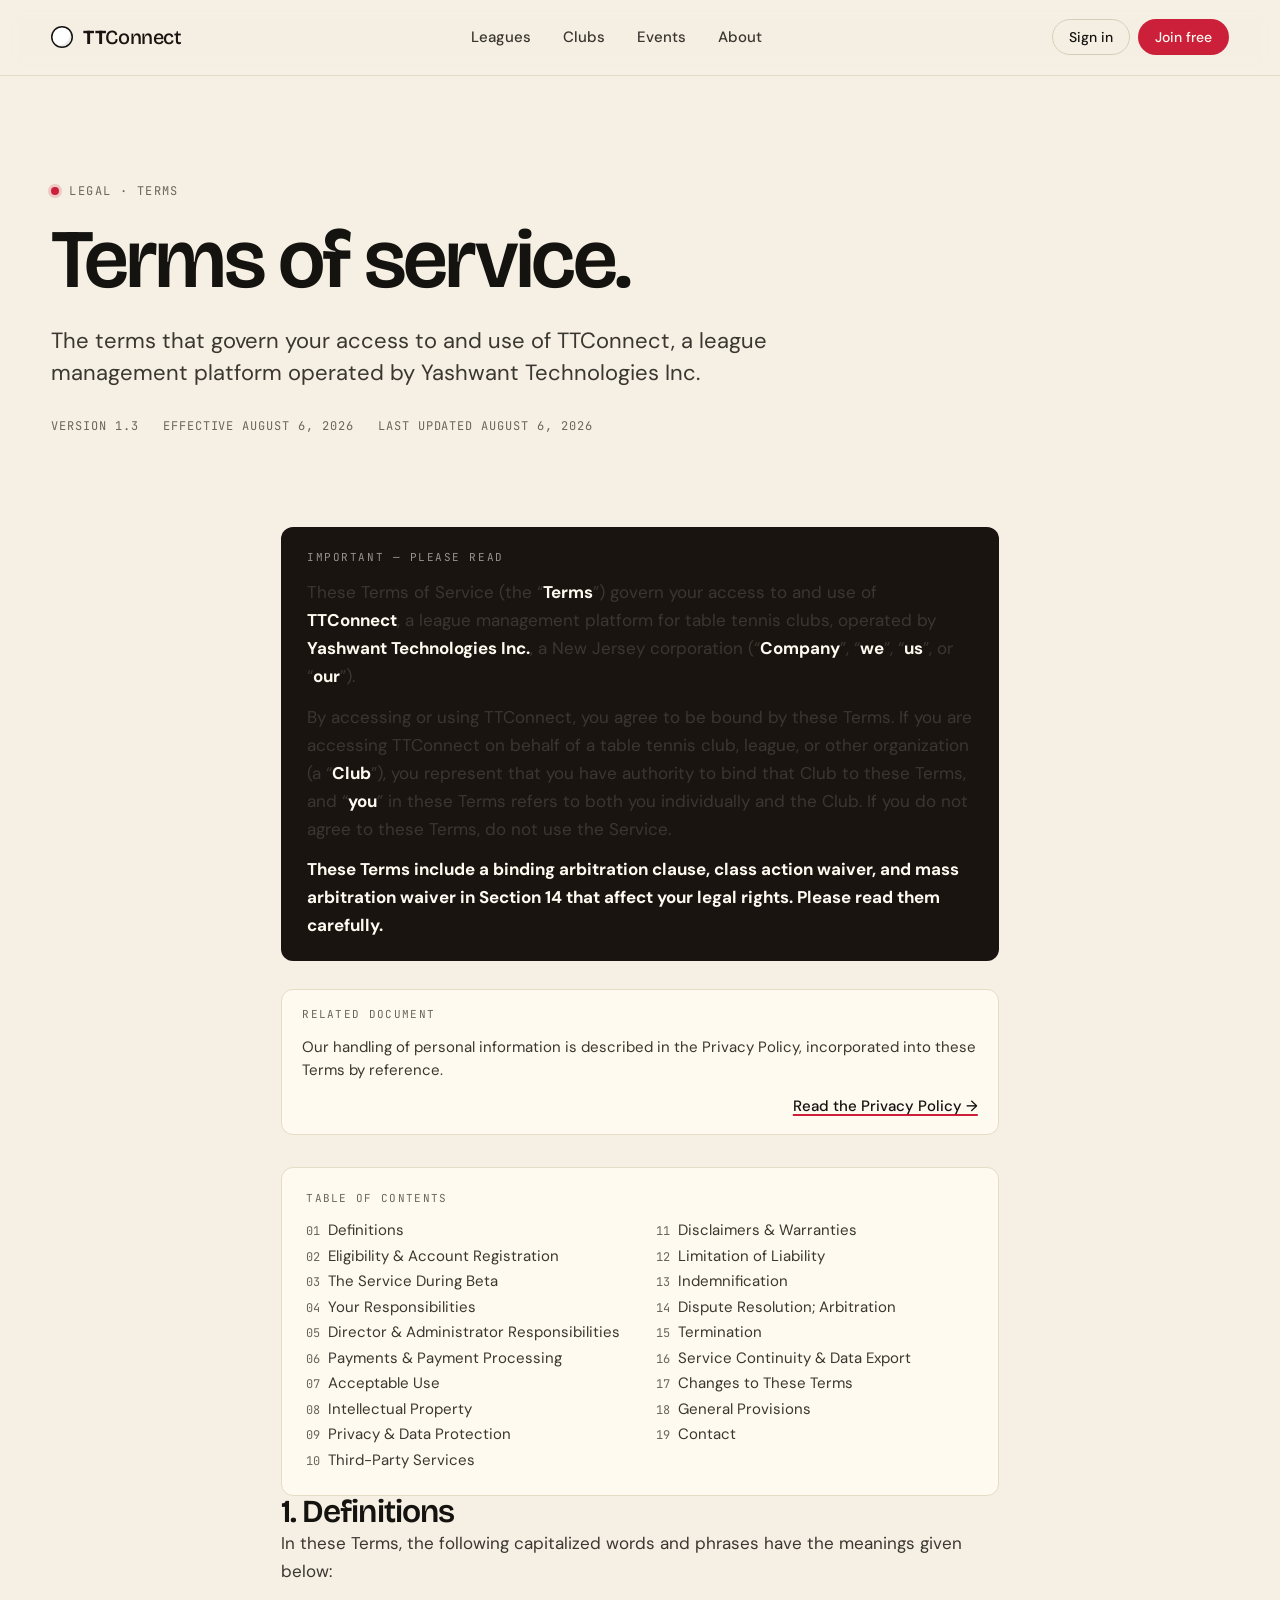
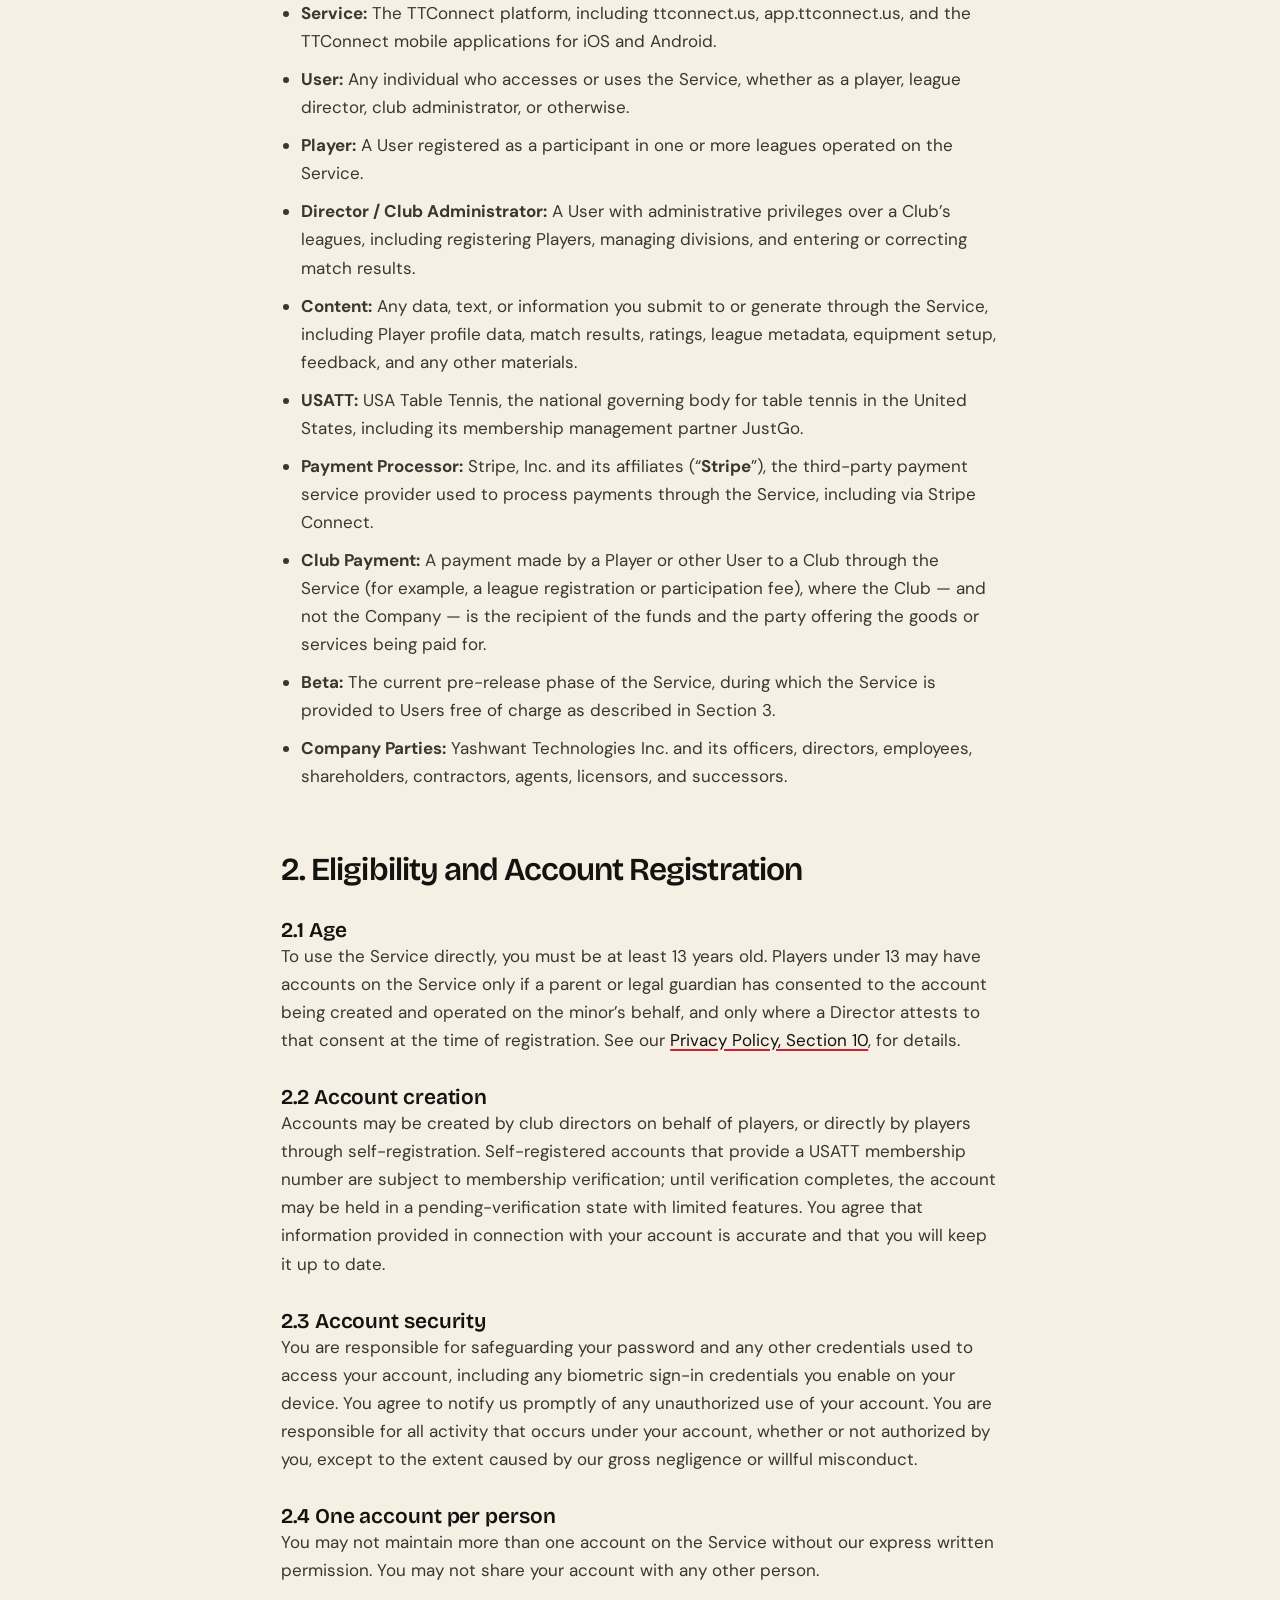
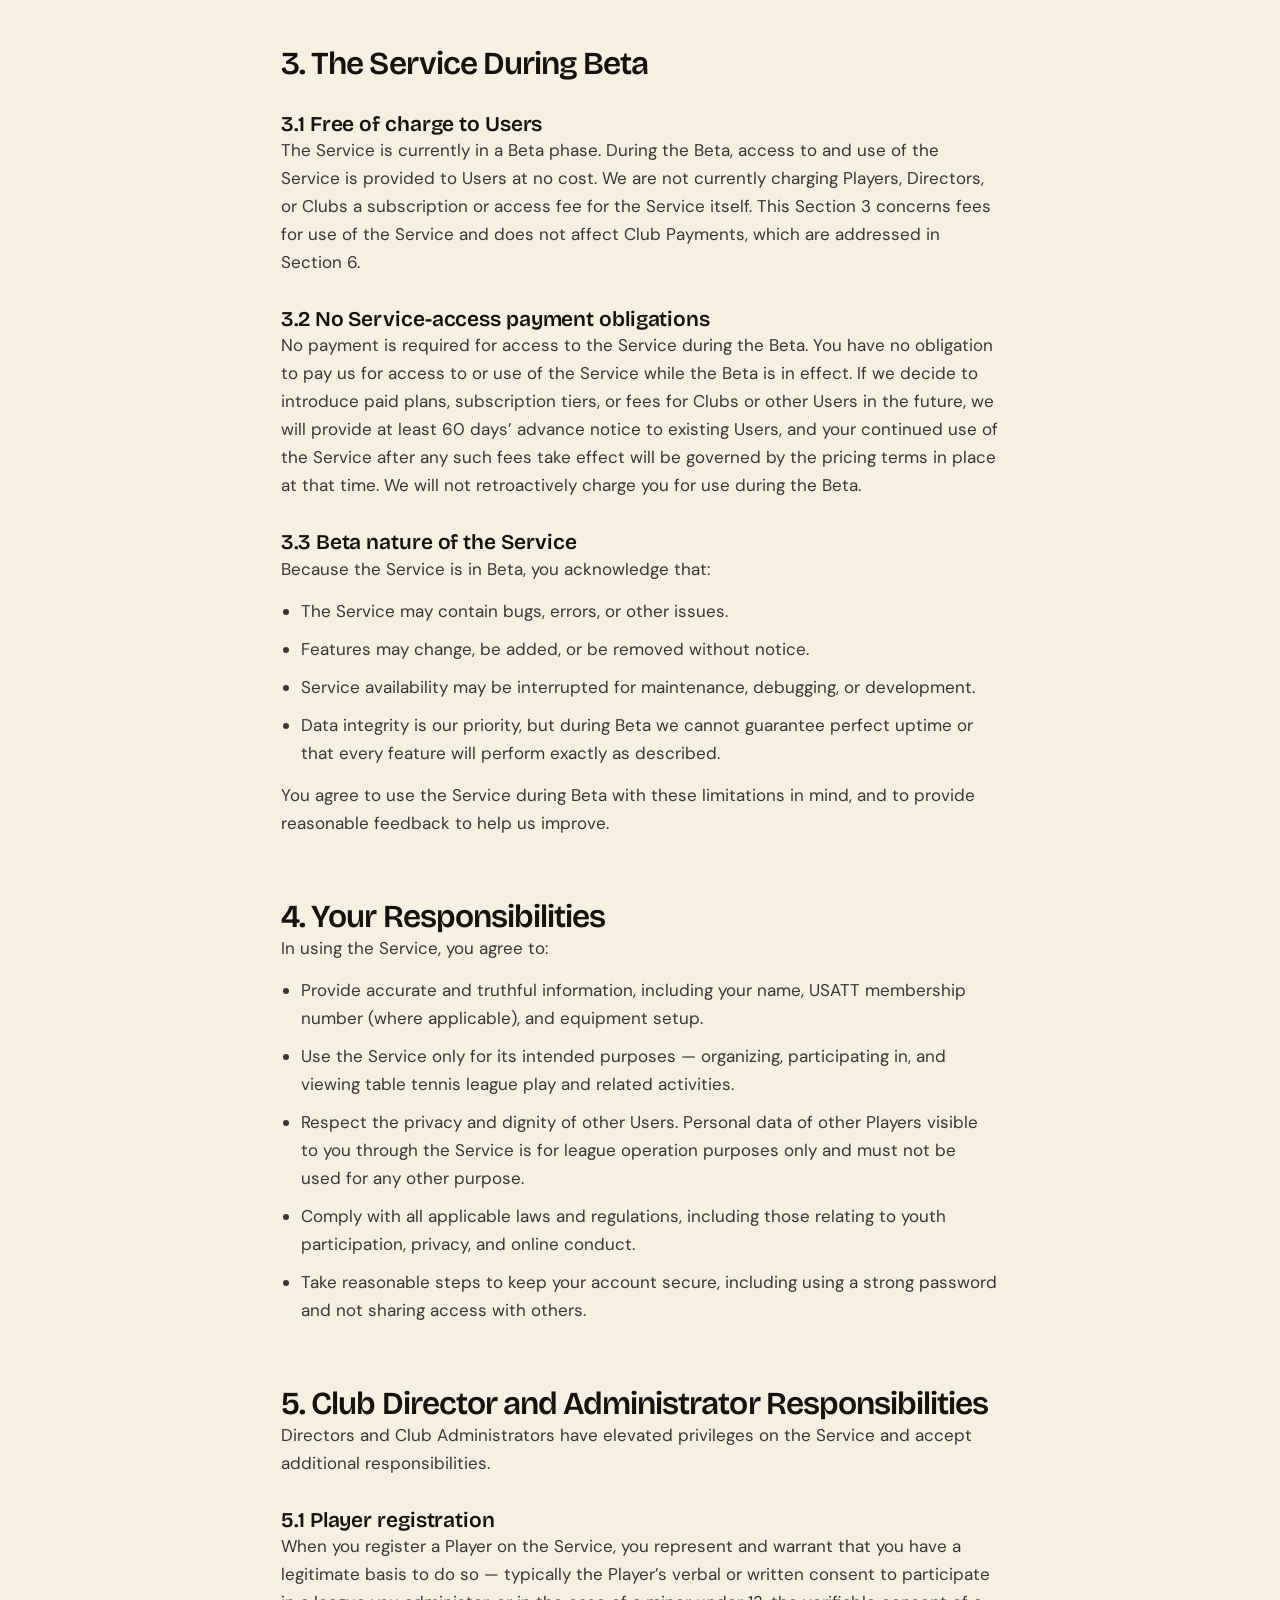
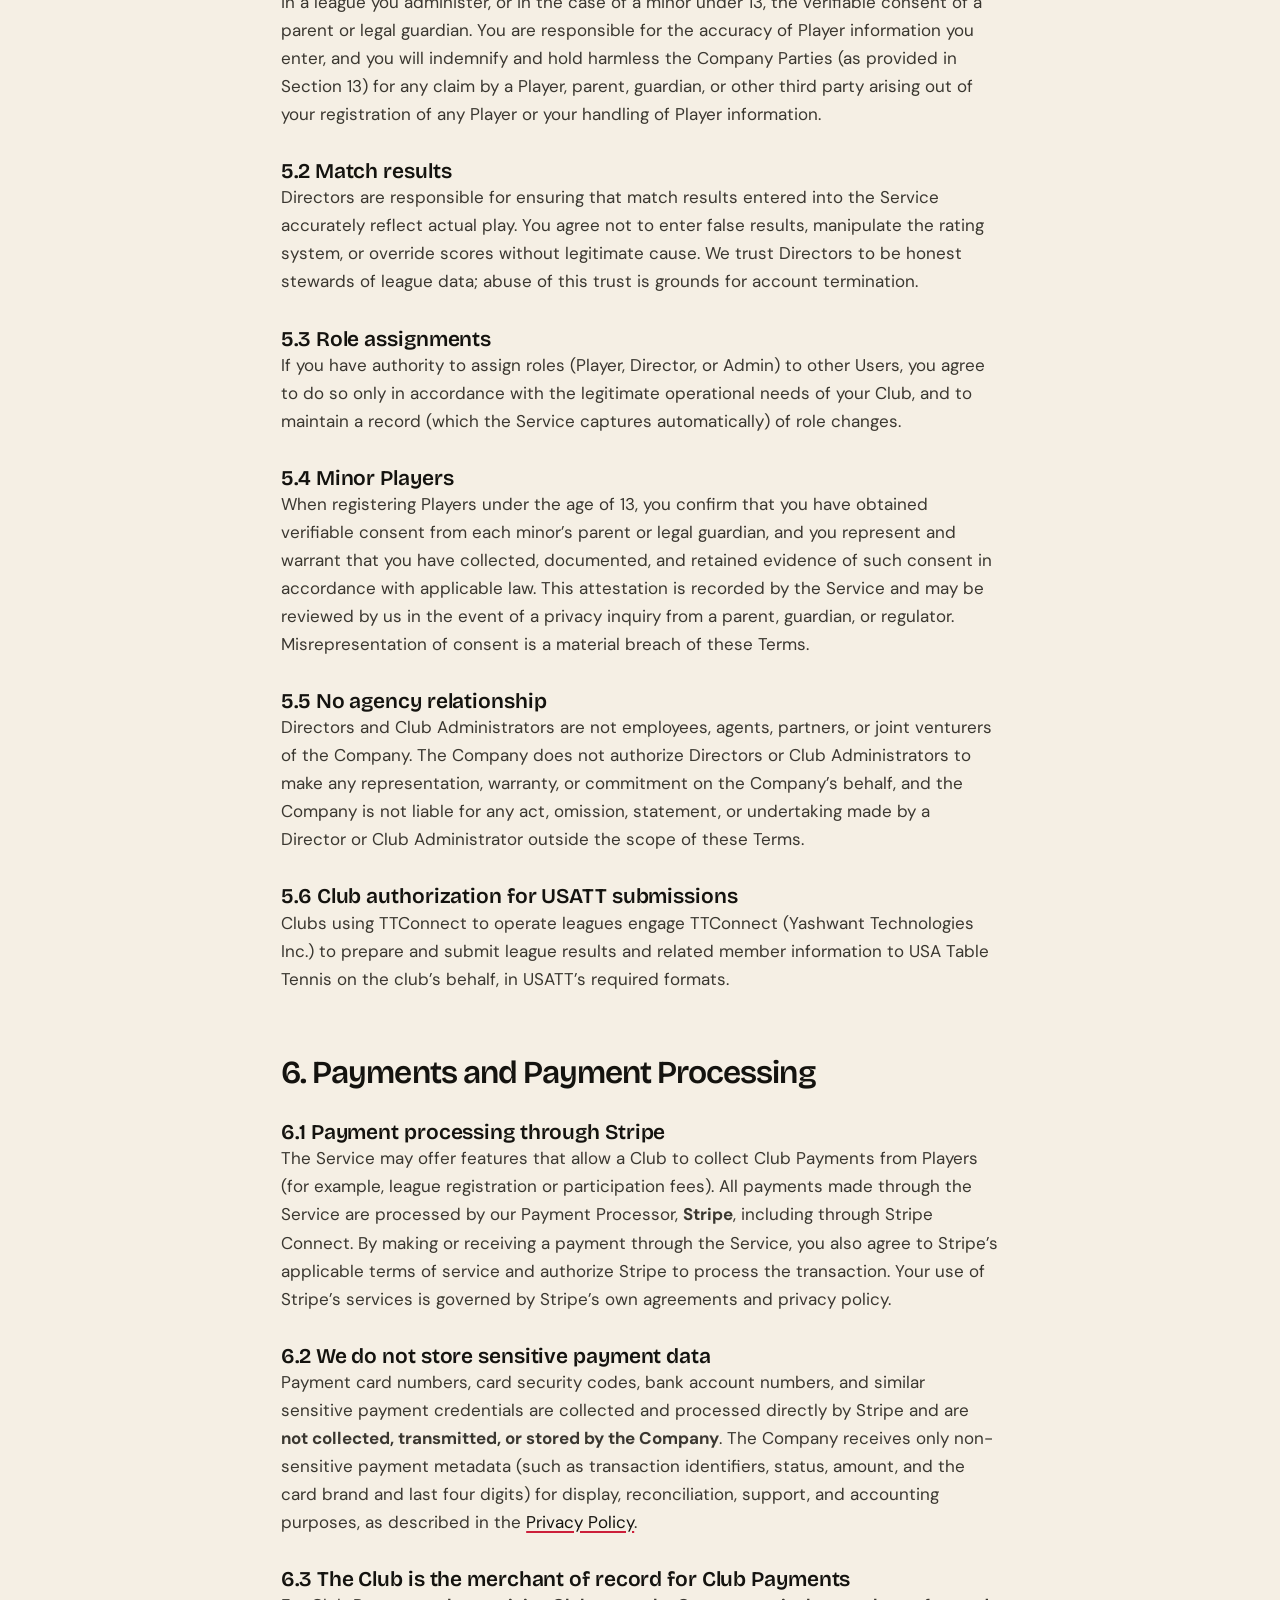
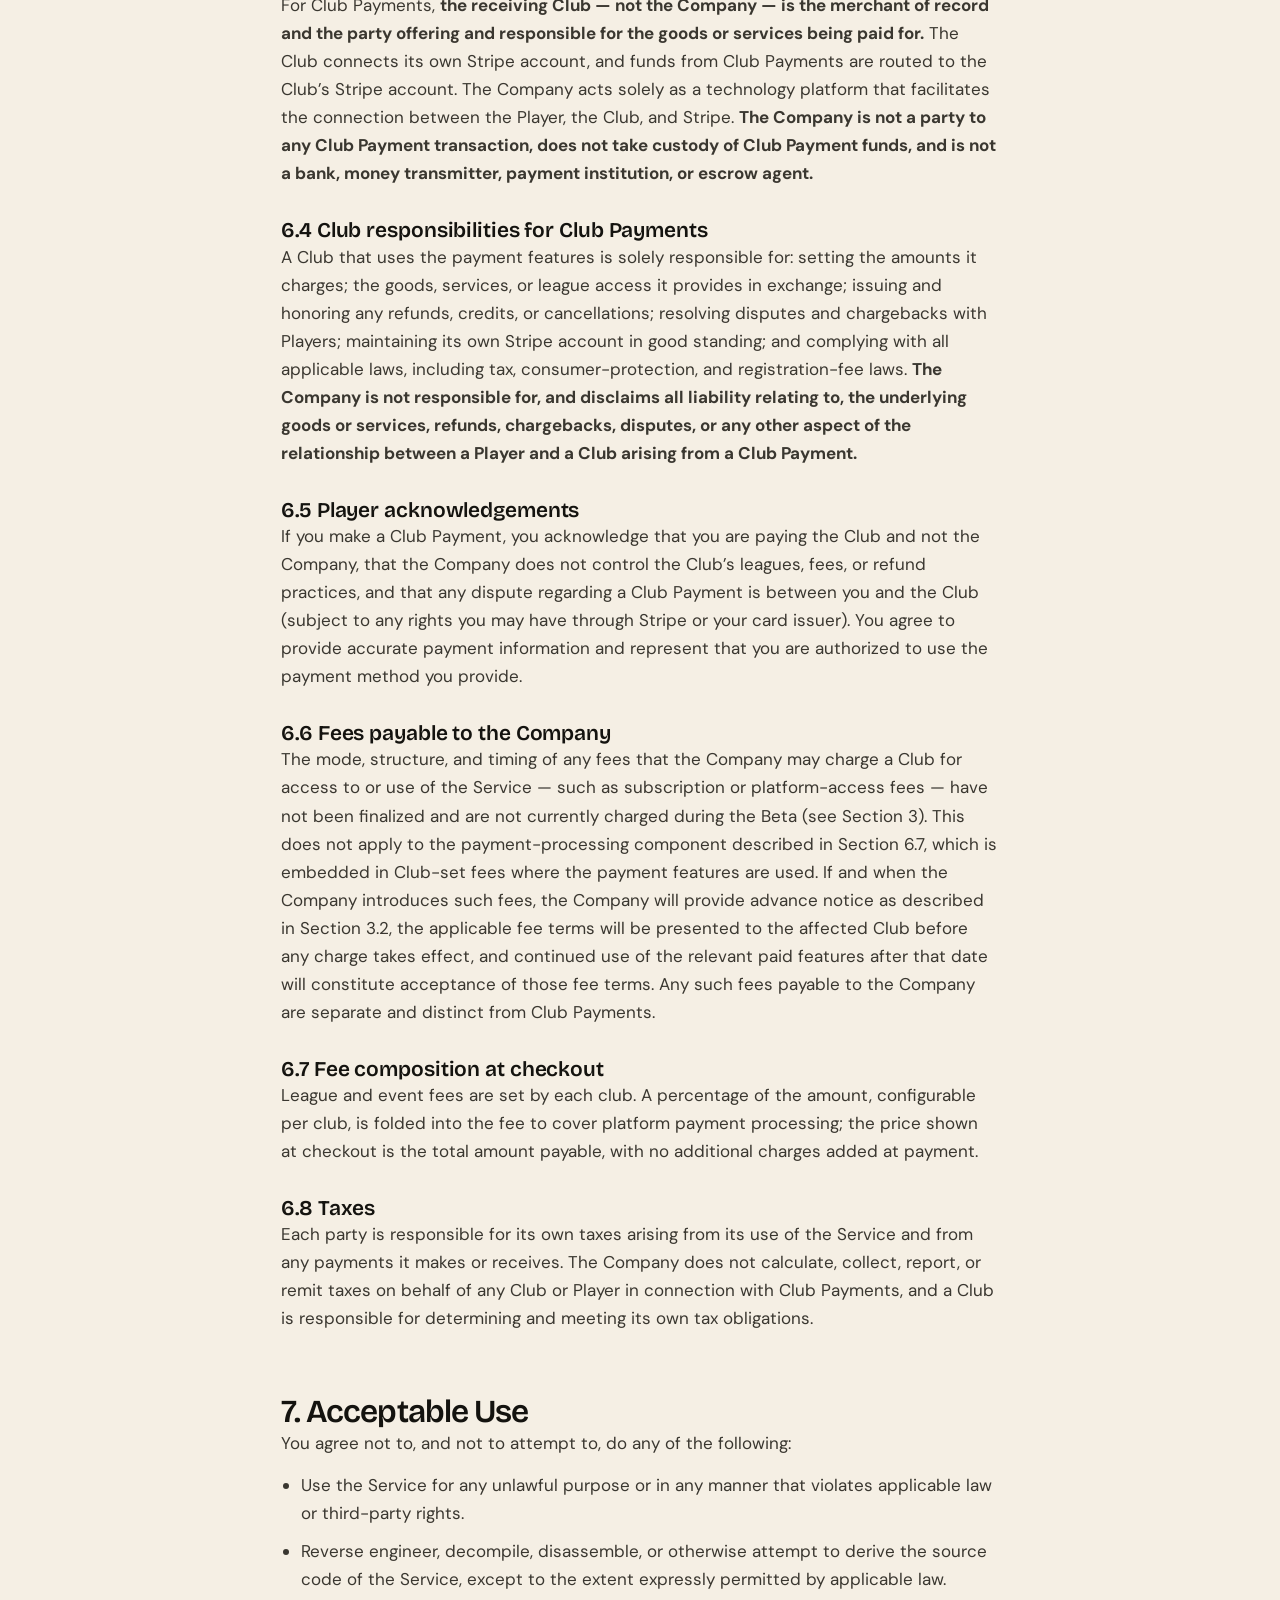
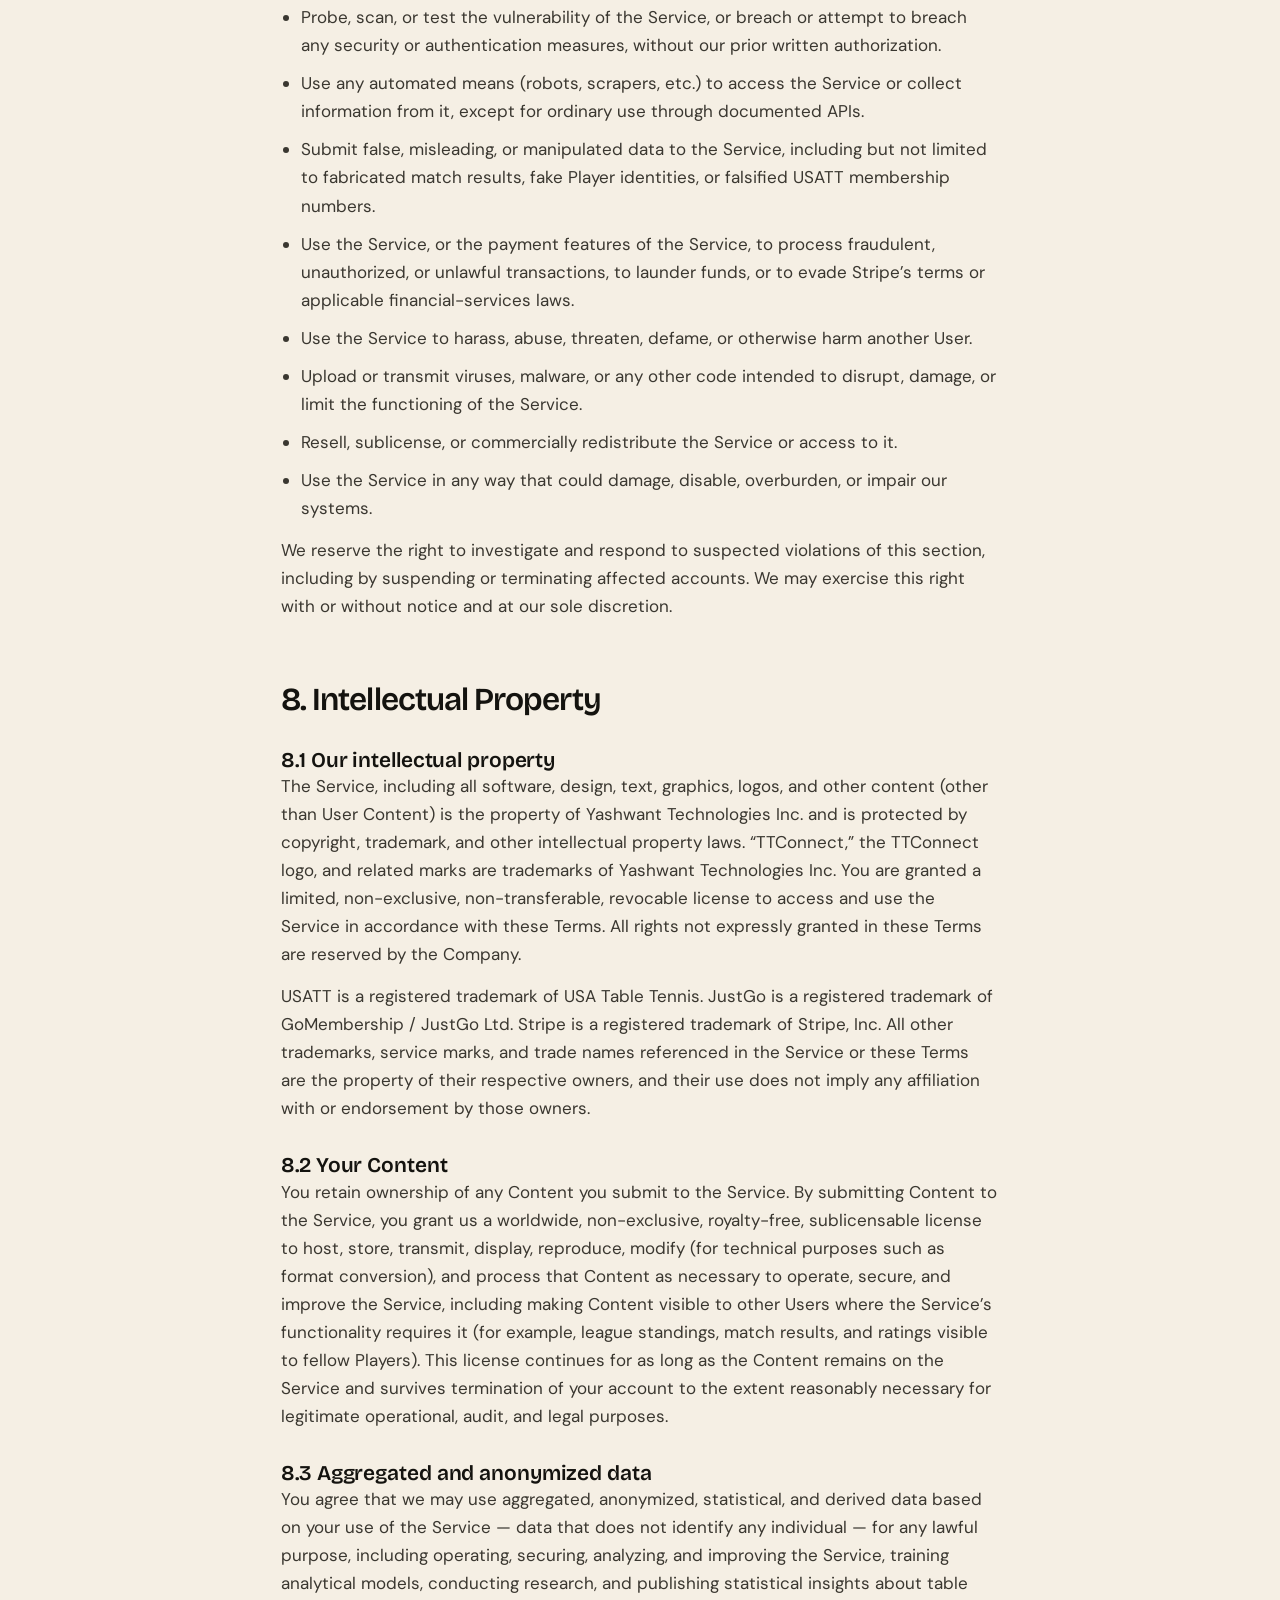
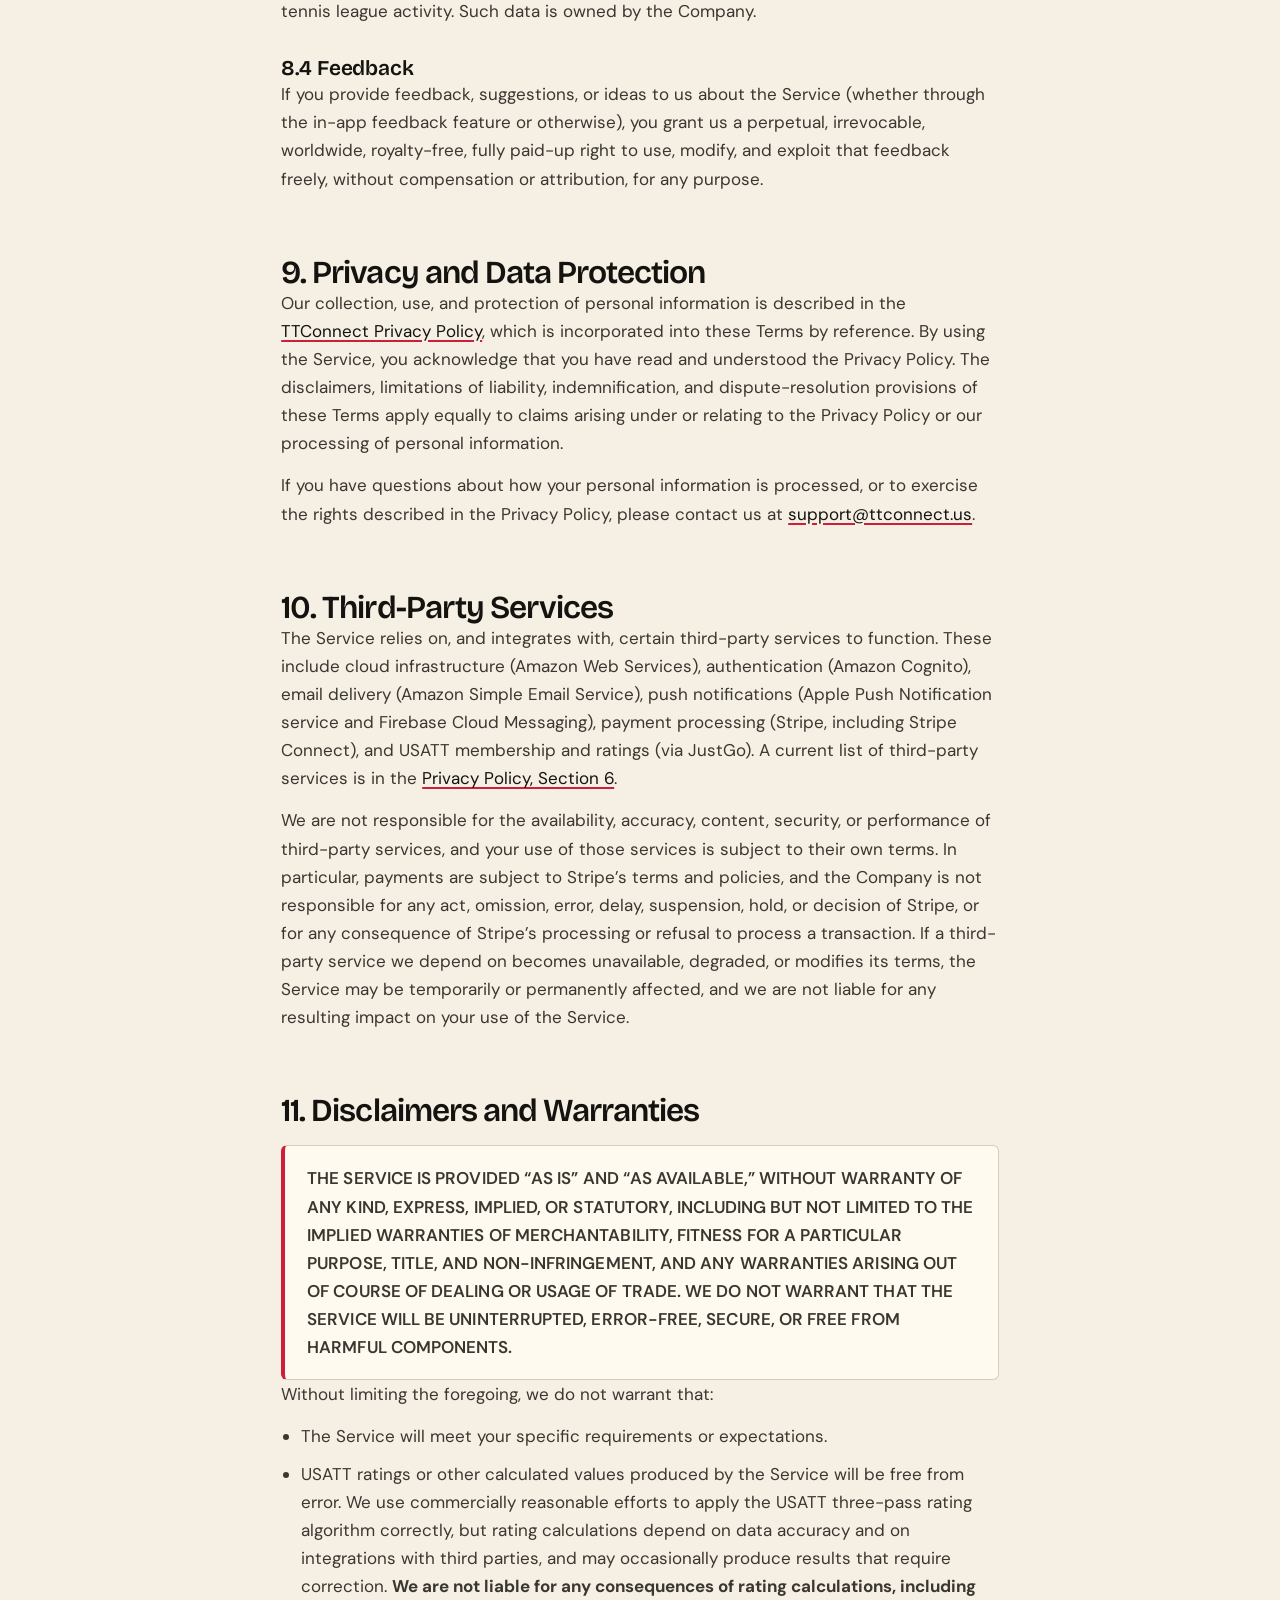
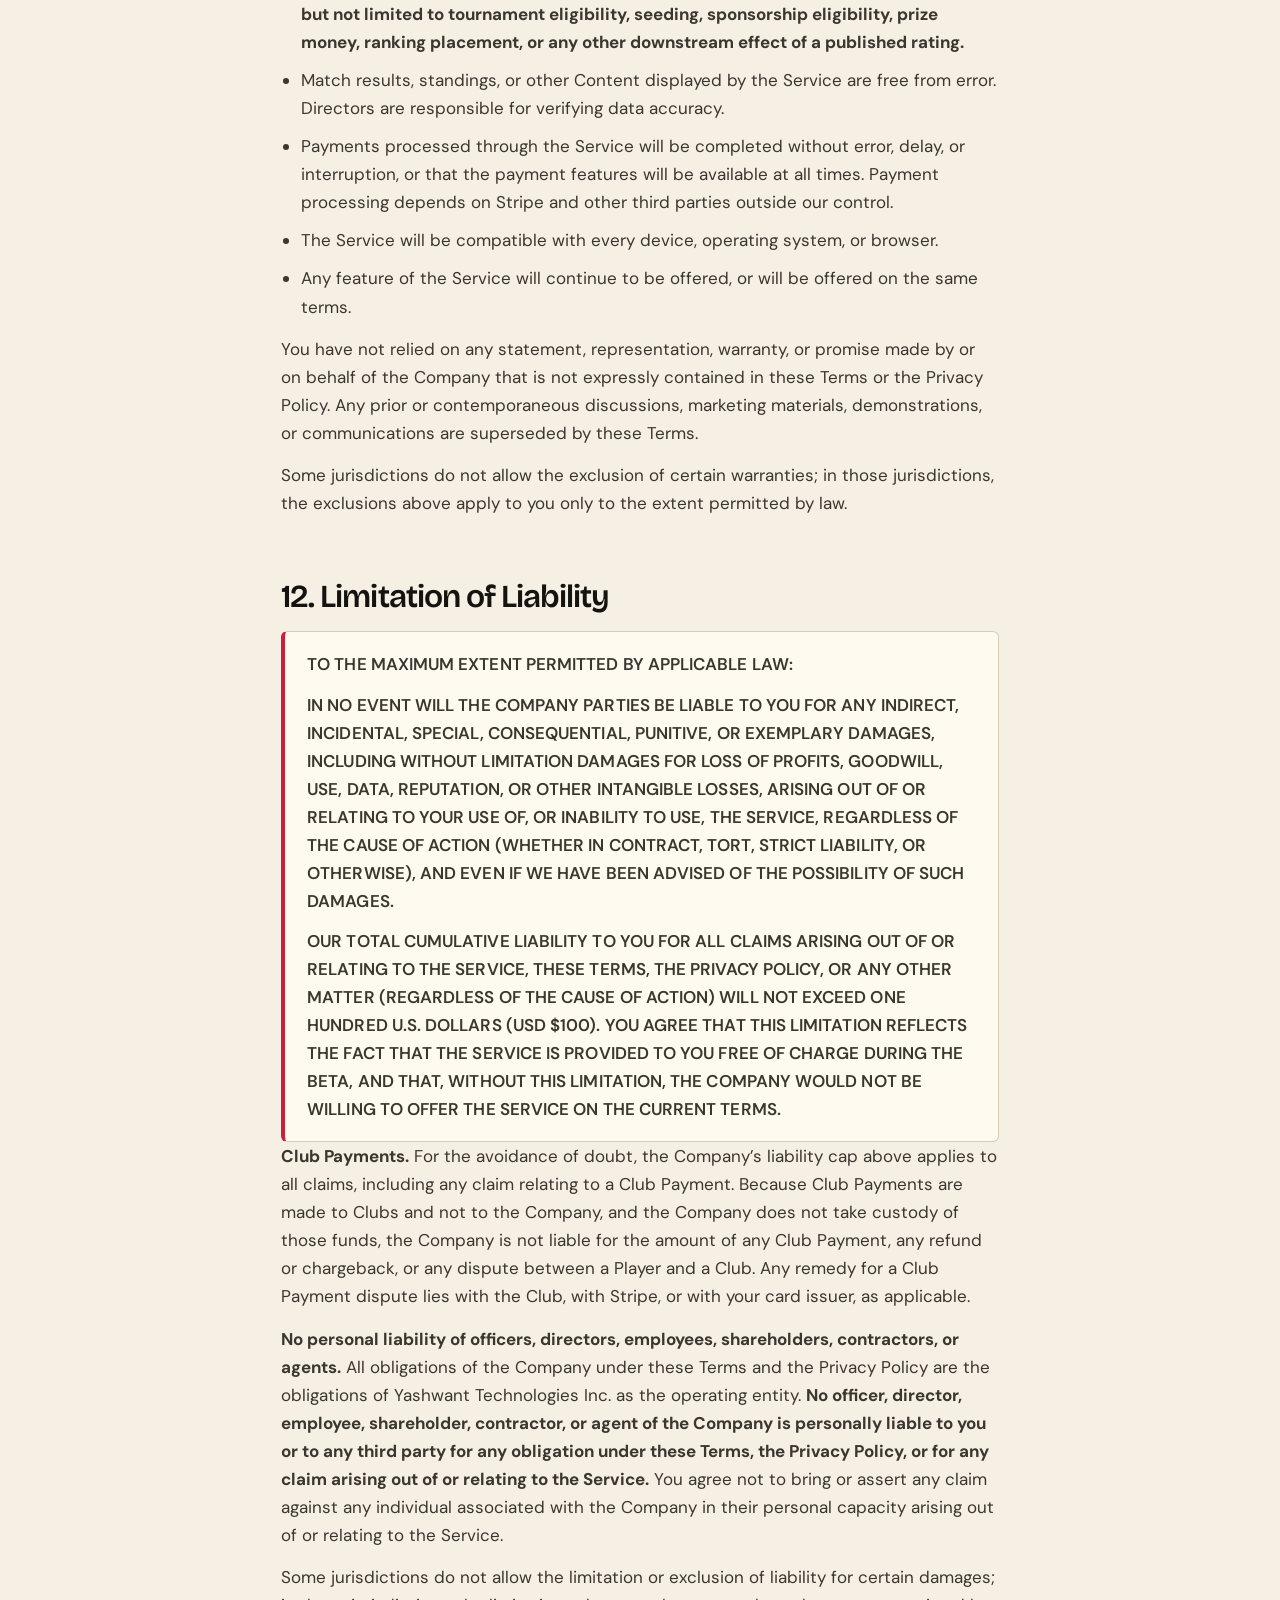
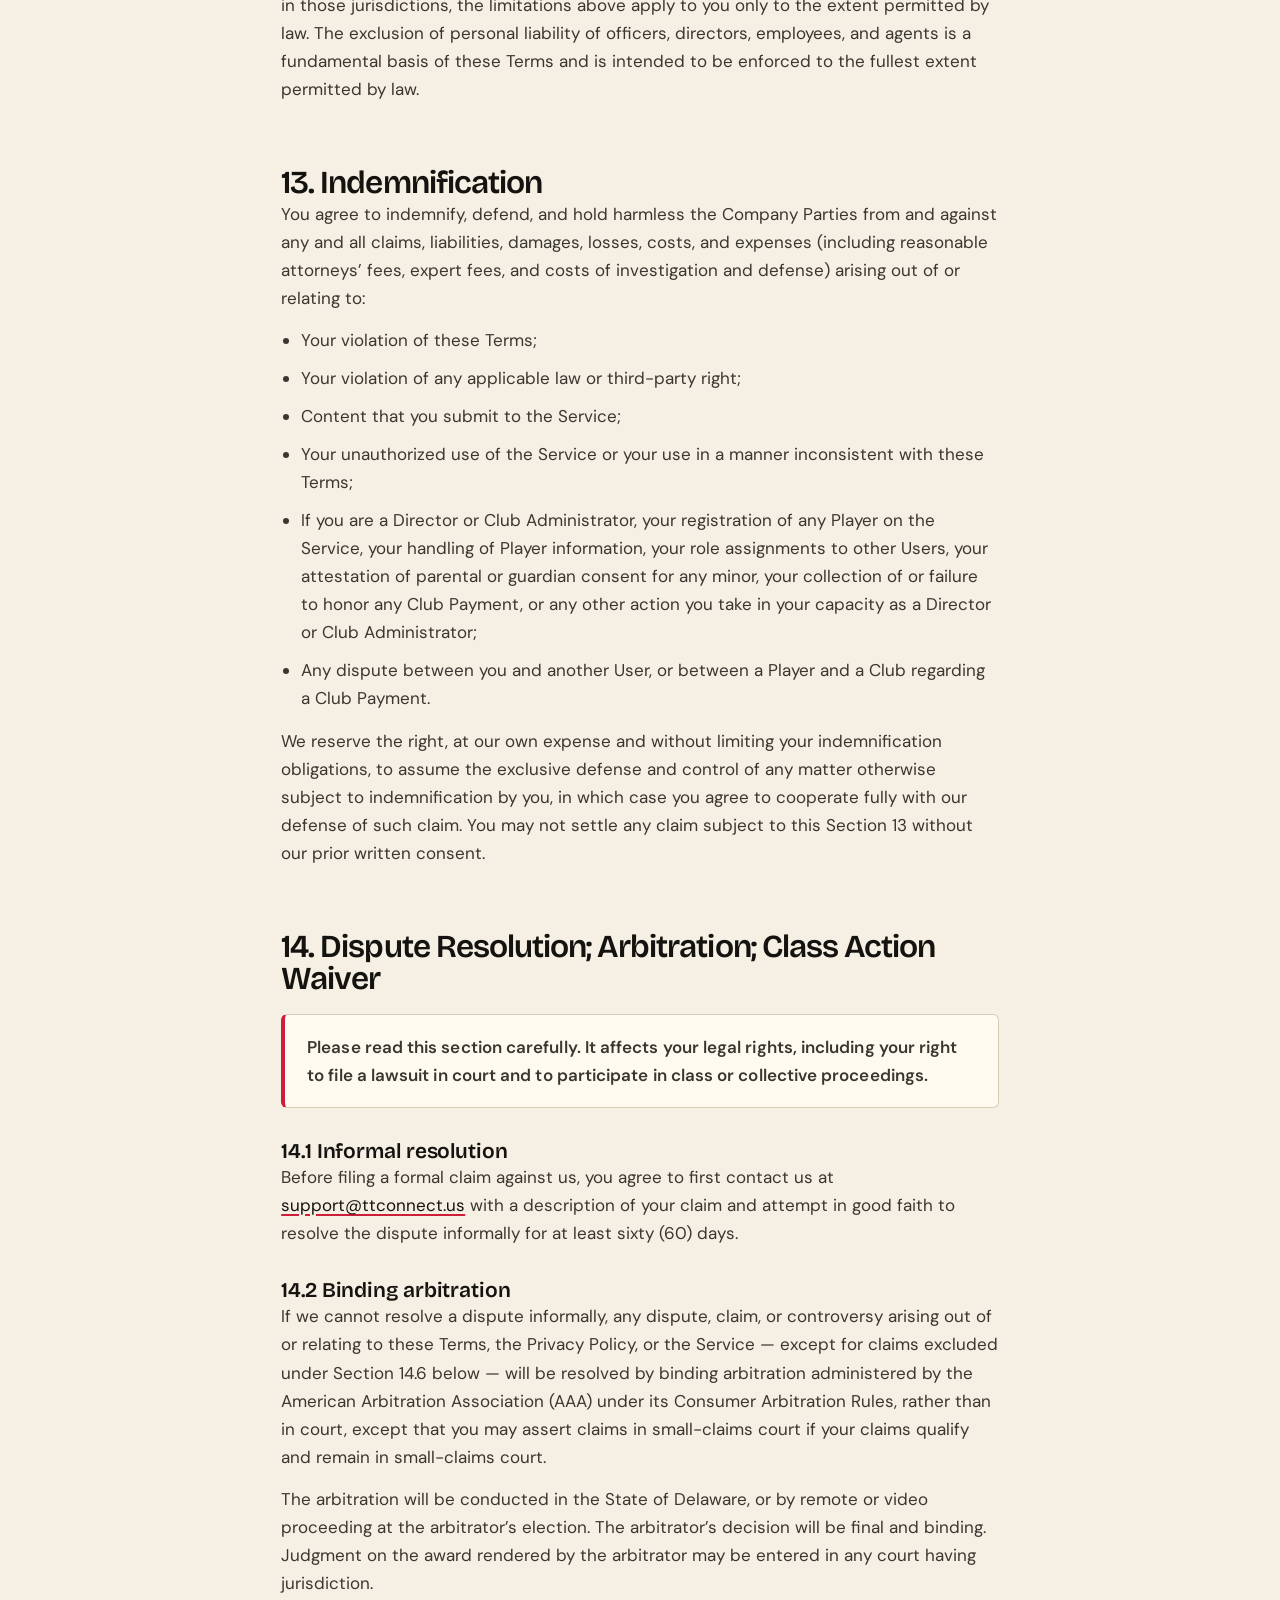
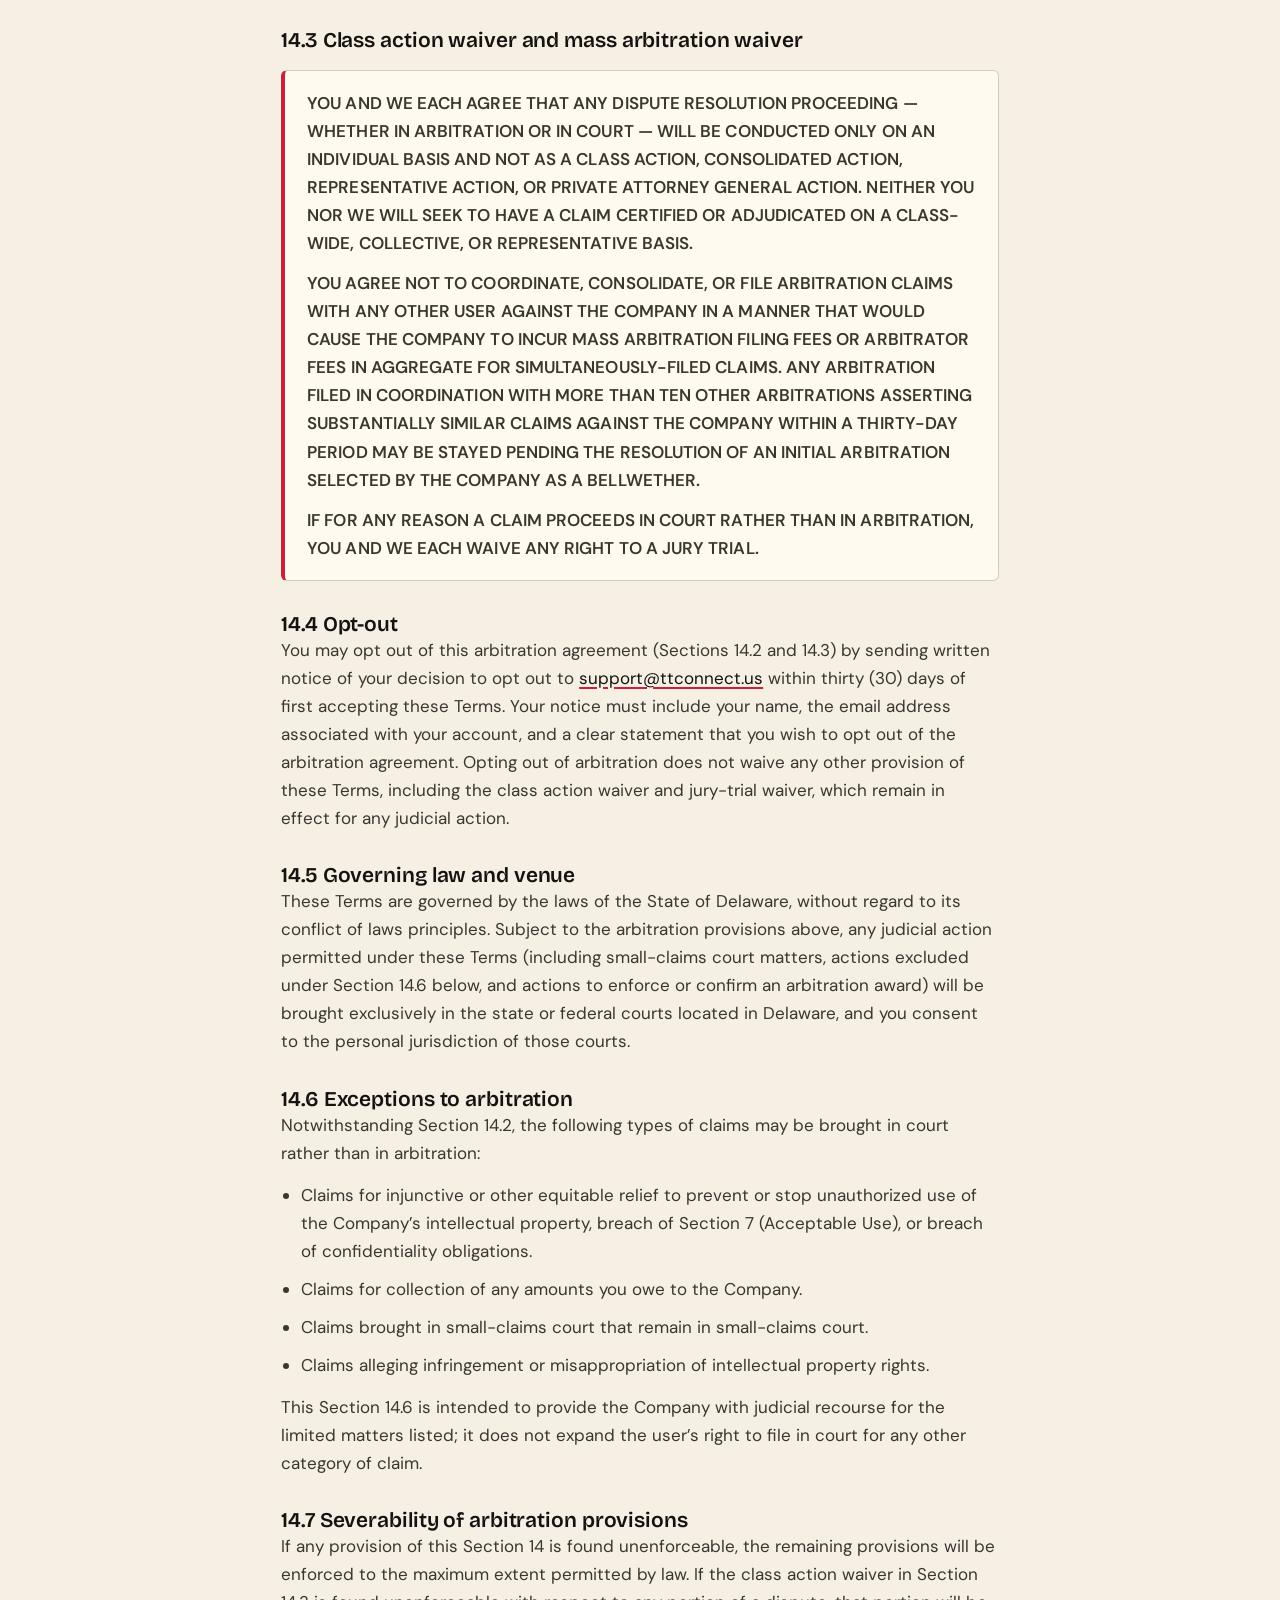
<file: terms.html>
<!DOCTYPE html>
<html lang="en">
<head>
<meta charset="UTF-8" />
<meta name="viewport" content="width=device-width, initial-scale=1.0" />
<title>Terms of Service · TTConnect</title>
<meta name="description" content="The terms that govern your use of TTConnect, operated by Yashwant Technologies Inc. Version 1.3, effective August 6, 2026." />
<meta name="theme-color" content="#1a1411" />
<link rel="canonical" href="https://ttconnect.us/terms" />
<link rel="icon" href="assets/favicon.svg" type="image/svg+xml" />
<link rel="preconnect" href="https://fonts.googleapis.com" />
<link rel="preconnect" href="https://fonts.gstatic.com" crossorigin />
<link href="https://fonts.googleapis.com/css2?family=Bricolage+Grotesque:opsz,wght@12..96,400;12..96,500;12..96,600;12..96,700&family=DM+Sans:opsz,wght@9..40,400;9..40,500;9..40,600&family=JetBrains+Mono:wght@400;500&display=swap" rel="stylesheet" />
<link rel="stylesheet" href="assets/styles.css" />
<style>
  .legal { max-width: 820px; margin: 0 auto; padding: 0 var(--gutter); }
  .legal h2 { font-size: clamp(24px, 3vw, 32px); margin-top: 64px; scroll-margin-top: 90px; }
  .legal h2:first-of-type { margin-top: 0; }
  .legal h3 { font-size: clamp(18px, 2vw, 21px); margin-top: 32px; font-weight: 600; letter-spacing: -0.005em; scroll-margin-top: 90px; }
  .legal p, .legal li { color: var(--ink-2); font-size: 17px; line-height: 1.65; }
  .legal p + p, .legal p + ul, .legal ul + p, .legal p + .legal-table, .legal-table + p, .legal h3 + .legal-table { margin-top: 14px; }
  .legal ul { margin: 14px 0 0; padding-left: 20px; display: flex; flex-direction: column; gap: 10px; }
  .legal a { color: var(--ink); text-decoration: underline; text-decoration-color: var(--orange); text-decoration-thickness: 2px; text-underline-offset: 3px; }

  .legal__meta {
    font-family: var(--mono); font-size: 12px; letter-spacing: 0.08em; color: var(--ink-3);
    text-transform: uppercase; margin-top: 28px; padding-top: 18px; border-top: 1px solid var(--line);
    display: flex; gap: 24px; flex-wrap: wrap;
  }

  /* Dark callout — used for the "Important, please read" intro */
  .legal-notice {
    margin-top: 28px; padding: 22px 26px; background: var(--forest); color: rgba(255, 250, 240, 0.82);
    border-radius: var(--r-md); font-size: 15.5px; line-height: 1.62;
  }
  .legal-notice strong { color: var(--paper); }
  .legal-notice a { color: var(--paper); text-decoration-color: var(--orange); }
  .legal-notice .label {
    display: block; font-family: var(--mono); font-size: 11px; letter-spacing: 0.14em;
    text-transform: uppercase; color: rgba(255, 250, 240, 0.55); margin-bottom: 12px;
  }
  .legal-notice p + p { margin-top: 12px; }

  /* Emphasis block — all-caps legal disclaimers / liability caps */
  .legal-emph {
    margin-top: 18px; padding: 18px 22px; background: var(--paper);
    border: 1px solid var(--line); border-left: 4px solid var(--orange);
    border-radius: var(--r-sm); color: var(--ink);
    font-size: 14.5px; line-height: 1.6; letter-spacing: 0.005em;
  }
  .legal-emph p + p { margin-top: 12px; }
  .legal-emph strong { font-weight: 600; }

  /* Table of contents */
  .toc { margin-top: 32px; padding: 22px 24px; background: var(--paper); border: 1px solid var(--line-soft); border-radius: var(--r-md); }
  .toc__label { font-family: var(--mono); font-size: 11px; letter-spacing: 0.12em; color: var(--ink-3); text-transform: uppercase; margin-bottom: 12px; }
  .toc ol { margin: 0; padding-left: 0; list-style: none; columns: 2; column-gap: 32px; }
  .toc li { font-size: 15px; line-height: 1.7; color: var(--ink-2); break-inside: avoid; }
  .toc li a { color: var(--ink-2); text-decoration: none; }
  .toc li a:hover { color: var(--ink); text-decoration: underline; text-decoration-color: var(--orange); }
  .toc li span.n { font-family: var(--mono); font-size: 12px; color: var(--ink-3); margin-right: 8px; }
  @media (max-width: 640px) { .toc ol { columns: 1; } }

  /* Tables */
  .legal-table { margin-top: 18px; border: 1px solid var(--line-soft); border-radius: 10px; overflow: hidden; }
  .legal-table table { width: 100%; border-collapse: collapse; font-size: 15px; }
  .legal-table th {
    text-align: left; background: var(--paper); color: var(--ink); font-family: var(--mono);
    font-weight: 500; font-size: 11px; letter-spacing: 0.1em; text-transform: uppercase;
    padding: 12px 16px; border-bottom: 1px solid var(--line);
  }
  .legal-table td { padding: 14px 16px; border-bottom: 1px solid var(--line-soft); color: var(--ink-2); vertical-align: top; line-height: 1.55; }
  .legal-table tr:last-child td { border-bottom: none; }
  .legal-table td:first-child { font-weight: 500; color: var(--ink); }
  @media (max-width: 640px) { .legal-table th, .legal-table td { padding: 10px 12px; font-size: 14px; } }

  .legal-end {
    margin-top: 56px; padding-top: 24px; border-top: 1px solid var(--line-soft); text-align: center;
    font-family: var(--mono); font-size: 12px; letter-spacing: 0.1em; color: var(--ink-3); text-transform: uppercase;
  }
  .legal-fine { margin-top: 18px; font-size: 14px; color: var(--ink-3); line-height: 1.6; }

  /* Cross-link to the companion legal document */
  .legal-xref {
    margin-top: 28px; display: flex; align-items: center; gap: 14px; padding: 16px 20px;
    background: var(--paper); border: 1px solid var(--line-soft); border-radius: var(--r-md);
    font-size: 15px; color: var(--ink-2); flex-wrap: wrap;
  }
  .legal-xref .mono { font-family: var(--mono); font-size: 11px; letter-spacing: 0.12em; text-transform: uppercase; color: var(--ink-3); }
  .legal-xref a { margin-left: auto; color: var(--ink); text-decoration: underline; text-decoration-color: var(--orange); text-decoration-thickness: 2px; text-underline-offset: 3px; font-weight: 500; }
</style>
</head>
<body>

<header class="site-header">
  <div class="site-header__inner">
    <a class="logo" href="index.html" aria-label="TTConnect home"><span class="logo__ball" aria-hidden="true"></span><span><b>TT</b><span>Connect</span></span></a>
    <nav class="nav" id="primary-nav">
      <a href="leagues.html">Leagues</a>
      <a href="clubs.html">Clubs</a>
      <a href="index.html#events">Events</a>
      <a href="about.html">About</a>
    </nav>
    <div class="header-cta">
      <a class="btn btn--ghost btn--sm" href="https://app.ttconnect.us" target="_blank" rel="noopener">Sign in</a>
      <a class="btn btn--accent btn--sm" href="index.html#join">Join free</a>
      <button class="nav-toggle" aria-label="Open menu" aria-controls="primary-nav" aria-expanded="false"><span></span></button>
    </div>
  </div>
</header>

<main>

  <section class="page-head">
    <div class="wrap">
      <span class="eyebrow">Legal · terms</span>
      <h1>Terms of service.</h1>
      <p class="lead">The terms that govern your access to and use of TTConnect, a league management platform operated by Yashwant Technologies Inc.</p>
      <div class="legal__meta" style="margin-top:28px; border-top:none; padding-top:0;">
        <span>Version 1.3</span>
        <span>Effective August 6, 2026</span>
        <span>Last updated August 6, 2026</span>
      </div>
    </div>
  </section>

  <section class="section section--tight" style="padding-top:0;">
    <div class="legal">

      <div class="legal-notice">
        <span class="label">Important — please read</span>
        <p>These Terms of Service (the &ldquo;<strong>Terms</strong>&rdquo;) govern your access to and use of <strong>TTConnect</strong>, a league management platform for table tennis clubs, operated by <strong>Yashwant Technologies Inc.</strong>, a New Jersey corporation (&ldquo;<strong>Company</strong>&rdquo;, &ldquo;<strong>we</strong>&rdquo;, &ldquo;<strong>us</strong>&rdquo;, or &ldquo;<strong>our</strong>&rdquo;).</p>
        <p>By accessing or using TTConnect, you agree to be bound by these Terms. If you are accessing TTConnect on behalf of a table tennis club, league, or other organization (a &ldquo;<strong>Club</strong>&rdquo;), you represent that you have authority to bind that Club to these Terms, and &ldquo;<strong>you</strong>&rdquo; in these Terms refers to both you individually and the Club. If you do not agree to these Terms, do not use the Service.</p>
        <p><strong>These Terms include a binding arbitration clause, class action waiver, and mass arbitration waiver in Section 14 that affect your legal rights. Please read them carefully.</strong></p>
      </div>

      <div class="legal-xref">
        <span class="mono">Related document</span>
        <span>Our handling of personal information is described in the Privacy Policy, incorporated into these Terms by reference.</span>
        <a href="privacy.html">Read the Privacy Policy →</a>
      </div>

      <div class="toc" aria-label="Table of contents">
        <div class="toc__label">Table of contents</div>
        <ol>
          <li><a href="#s1"><span class="n">01</span>Definitions</a></li>
          <li><a href="#s2"><span class="n">02</span>Eligibility &amp; Account Registration</a></li>
          <li><a href="#s3"><span class="n">03</span>The Service During Beta</a></li>
          <li><a href="#s4"><span class="n">04</span>Your Responsibilities</a></li>
          <li><a href="#s5"><span class="n">05</span>Director &amp; Administrator Responsibilities</a></li>
          <li><a href="#s6"><span class="n">06</span>Payments &amp; Payment Processing</a></li>
          <li><a href="#s7"><span class="n">07</span>Acceptable Use</a></li>
          <li><a href="#s8"><span class="n">08</span>Intellectual Property</a></li>
          <li><a href="#s9"><span class="n">09</span>Privacy &amp; Data Protection</a></li>
          <li><a href="#s10"><span class="n">10</span>Third-Party Services</a></li>
          <li><a href="#s11"><span class="n">11</span>Disclaimers &amp; Warranties</a></li>
          <li><a href="#s12"><span class="n">12</span>Limitation of Liability</a></li>
          <li><a href="#s13"><span class="n">13</span>Indemnification</a></li>
          <li><a href="#s14"><span class="n">14</span>Dispute Resolution; Arbitration</a></li>
          <li><a href="#s15"><span class="n">15</span>Termination</a></li>
          <li><a href="#s16"><span class="n">16</span>Service Continuity &amp; Data Export</a></li>
          <li><a href="#s17"><span class="n">17</span>Changes to These Terms</a></li>
          <li><a href="#s18"><span class="n">18</span>General Provisions</a></li>
          <li><a href="#s19"><span class="n">19</span>Contact</a></li>
        </ol>
      </div>

      <h2 id="s1">1. Definitions</h2>
      <p>In these Terms, the following capitalized words and phrases have the meanings given below:</p>
      <ul>
        <li><strong>Service:</strong> The TTConnect platform, including ttconnect.us, app.ttconnect.us, and the TTConnect mobile applications for iOS and Android.</li>
        <li><strong>User:</strong> Any individual who accesses or uses the Service, whether as a player, league director, club administrator, or otherwise.</li>
        <li><strong>Player:</strong> A User registered as a participant in one or more leagues operated on the Service.</li>
        <li><strong>Director / Club Administrator:</strong> A User with administrative privileges over a Club&rsquo;s leagues, including registering Players, managing divisions, and entering or correcting match results.</li>
        <li><strong>Content:</strong> Any data, text, or information you submit to or generate through the Service, including Player profile data, match results, ratings, league metadata, equipment setup, feedback, and any other materials.</li>
        <li><strong>USATT:</strong> USA Table Tennis, the national governing body for table tennis in the United States, including its membership management partner JustGo.</li>
        <li><strong>Payment Processor:</strong> Stripe, Inc. and its affiliates (&ldquo;<strong>Stripe</strong>&rdquo;), the third-party payment service provider used to process payments through the Service, including via Stripe Connect.</li>
        <li><strong>Club Payment:</strong> A payment made by a Player or other User to a Club through the Service (for example, a league registration or participation fee), where the Club — and not the Company — is the recipient of the funds and the party offering the goods or services being paid for.</li>
        <li><strong>Beta:</strong> The current pre-release phase of the Service, during which the Service is provided to Users free of charge as described in Section 3.</li>
        <li><strong>Company Parties:</strong> Yashwant Technologies Inc. and its officers, directors, employees, shareholders, contractors, agents, licensors, and successors.</li>
      </ul>

      <h2 id="s2">2. Eligibility and Account Registration</h2>
      <h3 id="s2-1">2.1 Age</h3>
      <p>To use the Service directly, you must be at least 13 years old. Players under 13 may have accounts on the Service only if a parent or legal guardian has consented to the account being created and operated on the minor&rsquo;s behalf, and only where a Director attests to that consent at the time of registration. See our <a href="privacy.html#s10">Privacy Policy, Section 10</a>, for details.</p>
      <h3 id="s2-2">2.2 Account creation</h3>
      <p>Accounts may be created by club directors on behalf of players, or directly by players through self-registration. Self-registered accounts that provide a USATT membership number are subject to membership verification; until verification completes, the account may be held in a pending-verification state with limited features. You agree that information provided in connection with your account is accurate and that you will keep it up to date.</p>
      <h3 id="s2-3">2.3 Account security</h3>
      <p>You are responsible for safeguarding your password and any other credentials used to access your account, including any biometric sign-in credentials you enable on your device. You agree to notify us promptly of any unauthorized use of your account. You are responsible for all activity that occurs under your account, whether or not authorized by you, except to the extent caused by our gross negligence or willful misconduct.</p>
      <h3 id="s2-4">2.4 One account per person</h3>
      <p>You may not maintain more than one account on the Service without our express written permission. You may not share your account with any other person.</p>

      <h2 id="s3">3. The Service During Beta</h2>
      <h3 id="s3-1">3.1 Free of charge to Users</h3>
      <p>The Service is currently in a Beta phase. During the Beta, access to and use of the Service is provided to Users at no cost. We are not currently charging Players, Directors, or Clubs a subscription or access fee for the Service itself. This Section 3 concerns fees for use of the Service and does not affect Club Payments, which are addressed in Section 6.</p>
      <h3 id="s3-2">3.2 No Service-access payment obligations</h3>
      <p>No payment is required for access to the Service during the Beta. You have no obligation to pay us for access to or use of the Service while the Beta is in effect. If we decide to introduce paid plans, subscription tiers, or fees for Clubs or other Users in the future, we will provide at least 60 days&rsquo; advance notice to existing Users, and your continued use of the Service after any such fees take effect will be governed by the pricing terms in place at that time. We will not retroactively charge you for use during the Beta.</p>
      <h3 id="s3-3">3.3 Beta nature of the Service</h3>
      <p>Because the Service is in Beta, you acknowledge that:</p>
      <ul>
        <li>The Service may contain bugs, errors, or other issues.</li>
        <li>Features may change, be added, or be removed without notice.</li>
        <li>Service availability may be interrupted for maintenance, debugging, or development.</li>
        <li>Data integrity is our priority, but during Beta we cannot guarantee perfect uptime or that every feature will perform exactly as described.</li>
      </ul>
      <p class="legal-fine">You agree to use the Service during Beta with these limitations in mind, and to provide reasonable feedback to help us improve.</p>

      <h2 id="s4">4. Your Responsibilities</h2>
      <p>In using the Service, you agree to:</p>
      <ul>
        <li>Provide accurate and truthful information, including your name, USATT membership number (where applicable), and equipment setup.</li>
        <li>Use the Service only for its intended purposes — organizing, participating in, and viewing table tennis league play and related activities.</li>
        <li>Respect the privacy and dignity of other Users. Personal data of other Players visible to you through the Service is for league operation purposes only and must not be used for any other purpose.</li>
        <li>Comply with all applicable laws and regulations, including those relating to youth participation, privacy, and online conduct.</li>
        <li>Take reasonable steps to keep your account secure, including using a strong password and not sharing access with others.</li>
      </ul>

      <h2 id="s5">5. Club Director and Administrator Responsibilities</h2>
      <p>Directors and Club Administrators have elevated privileges on the Service and accept additional responsibilities.</p>
      <h3 id="s5-1">5.1 Player registration</h3>
      <p>When you register a Player on the Service, you represent and warrant that you have a legitimate basis to do so — typically the Player&rsquo;s verbal or written consent to participate in a league you administer, or in the case of a minor under 13, the verifiable consent of a parent or legal guardian. You are responsible for the accuracy of Player information you enter, and you will indemnify and hold harmless the Company Parties (as provided in Section 13) for any claim by a Player, parent, guardian, or other third party arising out of your registration of any Player or your handling of Player information.</p>
      <h3 id="s5-2">5.2 Match results</h3>
      <p>Directors are responsible for ensuring that match results entered into the Service accurately reflect actual play. You agree not to enter false results, manipulate the rating system, or override scores without legitimate cause. We trust Directors to be honest stewards of league data; abuse of this trust is grounds for account termination.</p>
      <h3 id="s5-3">5.3 Role assignments</h3>
      <p>If you have authority to assign roles (Player, Director, or Admin) to other Users, you agree to do so only in accordance with the legitimate operational needs of your Club, and to maintain a record (which the Service captures automatically) of role changes.</p>
      <h3 id="s5-4">5.4 Minor Players</h3>
      <p>When registering Players under the age of 13, you confirm that you have obtained verifiable consent from each minor&rsquo;s parent or legal guardian, and you represent and warrant that you have collected, documented, and retained evidence of such consent in accordance with applicable law. This attestation is recorded by the Service and may be reviewed by us in the event of a privacy inquiry from a parent, guardian, or regulator. Misrepresentation of consent is a material breach of these Terms.</p>
      <h3 id="s5-5">5.5 No agency relationship</h3>
      <p>Directors and Club Administrators are not employees, agents, partners, or joint venturers of the Company. The Company does not authorize Directors or Club Administrators to make any representation, warranty, or commitment on the Company&rsquo;s behalf, and the Company is not liable for any act, omission, statement, or undertaking made by a Director or Club Administrator outside the scope of these Terms.</p>

      <h3 id="s5-6">5.6 Club authorization for USATT submissions</h3>
      <p>Clubs using TTConnect to operate leagues engage TTConnect (Yashwant Technologies Inc.) to prepare and submit league results and related member information to USA Table Tennis on the club&rsquo;s behalf, in USATT&rsquo;s required formats.</p>

      <h2 id="s6">6. Payments and Payment Processing</h2>
      <h3 id="s6-1">6.1 Payment processing through Stripe</h3>
      <p>The Service may offer features that allow a Club to collect Club Payments from Players (for example, league registration or participation fees). All payments made through the Service are processed by our Payment Processor, <strong>Stripe</strong>, including through Stripe Connect. By making or receiving a payment through the Service, you also agree to Stripe&rsquo;s applicable terms of service and authorize Stripe to process the transaction. Your use of Stripe&rsquo;s services is governed by Stripe&rsquo;s own agreements and privacy policy.</p>
      <h3 id="s6-2">6.2 We do not store sensitive payment data</h3>
      <p>Payment card numbers, card security codes, bank account numbers, and similar sensitive payment credentials are collected and processed directly by Stripe and are <strong>not collected, transmitted, or stored by the Company</strong>. The Company receives only non-sensitive payment metadata (such as transaction identifiers, status, amount, and the card brand and last four digits) for display, reconciliation, support, and accounting purposes, as described in the <a href="privacy.html#s3-2">Privacy Policy</a>.</p>
      <h3 id="s6-3">6.3 The Club is the merchant of record for Club Payments</h3>
      <p>For Club Payments, <strong>the receiving Club — not the Company — is the merchant of record and the party offering and responsible for the goods or services being paid for.</strong> The Club connects its own Stripe account, and funds from Club Payments are routed to the Club&rsquo;s Stripe account. The Company acts solely as a technology platform that facilitates the connection between the Player, the Club, and Stripe. <strong>The Company is not a party to any Club Payment transaction, does not take custody of Club Payment funds, and is not a bank, money transmitter, payment institution, or escrow agent.</strong></p>
      <h3 id="s6-4">6.4 Club responsibilities for Club Payments</h3>
      <p>A Club that uses the payment features is solely responsible for: setting the amounts it charges; the goods, services, or league access it provides in exchange; issuing and honoring any refunds, credits, or cancellations; resolving disputes and chargebacks with Players; maintaining its own Stripe account in good standing; and complying with all applicable laws, including tax, consumer-protection, and registration-fee laws. <strong>The Company is not responsible for, and disclaims all liability relating to, the underlying goods or services, refunds, chargebacks, disputes, or any other aspect of the relationship between a Player and a Club arising from a Club Payment.</strong></p>
      <h3 id="s6-5">6.5 Player acknowledgements</h3>
      <p>If you make a Club Payment, you acknowledge that you are paying the Club and not the Company, that the Company does not control the Club&rsquo;s leagues, fees, or refund practices, and that any dispute regarding a Club Payment is between you and the Club (subject to any rights you may have through Stripe or your card issuer). You agree to provide accurate payment information and represent that you are authorized to use the payment method you provide.</p>
      <h3 id="s6-6">6.6 Fees payable to the Company</h3>
      <p>The mode, structure, and timing of any fees that the Company may charge a Club for access to or use of the Service &mdash; such as subscription or platform-access fees &mdash; have not been finalized and are not currently charged during the Beta (see Section 3). This does not apply to the payment-processing component described in Section 6.7, which is embedded in Club-set fees where the payment features are used. If and when the Company introduces such fees, the Company will provide advance notice as described in Section 3.2, the applicable fee terms will be presented to the affected Club before any charge takes effect, and continued use of the relevant paid features after that date will constitute acceptance of those fee terms. Any such fees payable to the Company are separate and distinct from Club Payments.</p>
      <h3 id="s6-7">6.7 Fee composition at checkout</h3>
      <p>League and event fees are set by each club. A percentage of the amount, configurable per club, is folded into the fee to cover platform payment processing; the price shown at checkout is the total amount payable, with no additional charges added at payment.</p>
      <h3 id="s6-8">6.8 Taxes</h3>
      <p>Each party is responsible for its own taxes arising from its use of the Service and from any payments it makes or receives. The Company does not calculate, collect, report, or remit taxes on behalf of any Club or Player in connection with Club Payments, and a Club is responsible for determining and meeting its own tax obligations.</p>

      <h2 id="s7">7. Acceptable Use</h2>
      <p>You agree not to, and not to attempt to, do any of the following:</p>
      <ul>
        <li>Use the Service for any unlawful purpose or in any manner that violates applicable law or third-party rights.</li>
        <li>Reverse engineer, decompile, disassemble, or otherwise attempt to derive the source code of the Service, except to the extent expressly permitted by applicable law.</li>
        <li>Probe, scan, or test the vulnerability of the Service, or breach or attempt to breach any security or authentication measures, without our prior written authorization.</li>
        <li>Use any automated means (robots, scrapers, etc.) to access the Service or collect information from it, except for ordinary use through documented APIs.</li>
        <li>Submit false, misleading, or manipulated data to the Service, including but not limited to fabricated match results, fake Player identities, or falsified USATT membership numbers.</li>
        <li>Use the Service, or the payment features of the Service, to process fraudulent, unauthorized, or unlawful transactions, to launder funds, or to evade Stripe&rsquo;s terms or applicable financial-services laws.</li>
        <li>Use the Service to harass, abuse, threaten, defame, or otherwise harm another User.</li>
        <li>Upload or transmit viruses, malware, or any other code intended to disrupt, damage, or limit the functioning of the Service.</li>
        <li>Resell, sublicense, or commercially redistribute the Service or access to it.</li>
        <li>Use the Service in any way that could damage, disable, overburden, or impair our systems.</li>
      </ul>
      <p class="legal-fine">We reserve the right to investigate and respond to suspected violations of this section, including by suspending or terminating affected accounts. We may exercise this right with or without notice and at our sole discretion.</p>

      <h2 id="s8">8. Intellectual Property</h2>
      <h3 id="s8-1">8.1 Our intellectual property</h3>
      <p>The Service, including all software, design, text, graphics, logos, and other content (other than User Content) is the property of Yashwant Technologies Inc. and is protected by copyright, trademark, and other intellectual property laws. &ldquo;TTConnect,&rdquo; the TTConnect logo, and related marks are trademarks of Yashwant Technologies Inc. You are granted a limited, non-exclusive, non-transferable, revocable license to access and use the Service in accordance with these Terms. All rights not expressly granted in these Terms are reserved by the Company.</p>
      <p>USATT is a registered trademark of USA Table Tennis. JustGo is a registered trademark of GoMembership / JustGo Ltd. Stripe is a registered trademark of Stripe, Inc. All other trademarks, service marks, and trade names referenced in the Service or these Terms are the property of their respective owners, and their use does not imply any affiliation with or endorsement by those owners.</p>
      <h3 id="s8-2">8.2 Your Content</h3>
      <p>You retain ownership of any Content you submit to the Service. By submitting Content to the Service, you grant us a worldwide, non-exclusive, royalty-free, sublicensable license to host, store, transmit, display, reproduce, modify (for technical purposes such as format conversion), and process that Content as necessary to operate, secure, and improve the Service, including making Content visible to other Users where the Service&rsquo;s functionality requires it (for example, league standings, match results, and ratings visible to fellow Players). This license continues for as long as the Content remains on the Service and survives termination of your account to the extent reasonably necessary for legitimate operational, audit, and legal purposes.</p>
      <h3 id="s8-3">8.3 Aggregated and anonymized data</h3>
      <p>You agree that we may use aggregated, anonymized, statistical, and derived data based on your use of the Service — data that does not identify any individual — for any lawful purpose, including operating, securing, analyzing, and improving the Service, training analytical models, conducting research, and publishing statistical insights about table tennis league activity. Such data is owned by the Company.</p>
      <h3 id="s8-4">8.4 Feedback</h3>
      <p>If you provide feedback, suggestions, or ideas to us about the Service (whether through the in-app feedback feature or otherwise), you grant us a perpetual, irrevocable, worldwide, royalty-free, fully paid-up right to use, modify, and exploit that feedback freely, without compensation or attribution, for any purpose.</p>

      <h2 id="s9">9. Privacy and Data Protection</h2>
      <p>Our collection, use, and protection of personal information is described in the <a href="privacy.html">TTConnect Privacy Policy</a>, which is incorporated into these Terms by reference. By using the Service, you acknowledge that you have read and understood the Privacy Policy. The disclaimers, limitations of liability, indemnification, and dispute-resolution provisions of these Terms apply equally to claims arising under or relating to the Privacy Policy or our processing of personal information.</p>
      <p>If you have questions about how your personal information is processed, or to exercise the rights described in the Privacy Policy, please contact us at <a href="mailto:support@ttconnect.us">support@ttconnect.us</a>.</p>

      <h2 id="s10">10. Third-Party Services</h2>
      <p>The Service relies on, and integrates with, certain third-party services to function. These include cloud infrastructure (Amazon Web Services), authentication (Amazon Cognito), email delivery (Amazon Simple Email Service), push notifications (Apple Push Notification service and Firebase Cloud Messaging), payment processing (Stripe, including Stripe Connect), and USATT membership and ratings (via JustGo). A current list of third-party services is in the <a href="privacy.html#s6">Privacy Policy, Section 6</a>.</p>
      <p>We are not responsible for the availability, accuracy, content, security, or performance of third-party services, and your use of those services is subject to their own terms. In particular, payments are subject to Stripe&rsquo;s terms and policies, and the Company is not responsible for any act, omission, error, delay, suspension, hold, or decision of Stripe, or for any consequence of Stripe&rsquo;s processing or refusal to process a transaction. If a third-party service we depend on becomes unavailable, degraded, or modifies its terms, the Service may be temporarily or permanently affected, and we are not liable for any resulting impact on your use of the Service.</p>

      <h2 id="s11">11. Disclaimers and Warranties</h2>
      <div class="legal-emph">
        <p><strong>THE SERVICE IS PROVIDED &ldquo;AS IS&rdquo; AND &ldquo;AS AVAILABLE,&rdquo; WITHOUT WARRANTY OF ANY KIND, EXPRESS, IMPLIED, OR STATUTORY, INCLUDING BUT NOT LIMITED TO THE IMPLIED WARRANTIES OF MERCHANTABILITY, FITNESS FOR A PARTICULAR PURPOSE, TITLE, AND NON-INFRINGEMENT, AND ANY WARRANTIES ARISING OUT OF COURSE OF DEALING OR USAGE OF TRADE. WE DO NOT WARRANT THAT THE SERVICE WILL BE UNINTERRUPTED, ERROR-FREE, SECURE, OR FREE FROM HARMFUL COMPONENTS.</strong></p>
      </div>
      <p>Without limiting the foregoing, we do not warrant that:</p>
      <ul>
        <li>The Service will meet your specific requirements or expectations.</li>
        <li>USATT ratings or other calculated values produced by the Service will be free from error. We use commercially reasonable efforts to apply the USATT three-pass rating algorithm correctly, but rating calculations depend on data accuracy and on integrations with third parties, and may occasionally produce results that require correction. <strong>We are not liable for any consequences of rating calculations, including but not limited to tournament eligibility, seeding, sponsorship eligibility, prize money, ranking placement, or any other downstream effect of a published rating.</strong></li>
        <li>Match results, standings, or other Content displayed by the Service are free from error. Directors are responsible for verifying data accuracy.</li>
        <li>Payments processed through the Service will be completed without error, delay, or interruption, or that the payment features will be available at all times. Payment processing depends on Stripe and other third parties outside our control.</li>
        <li>The Service will be compatible with every device, operating system, or browser.</li>
        <li>Any feature of the Service will continue to be offered, or will be offered on the same terms.</li>
      </ul>
      <p>You have not relied on any statement, representation, warranty, or promise made by or on behalf of the Company that is not expressly contained in these Terms or the Privacy Policy. Any prior or contemporaneous discussions, marketing materials, demonstrations, or communications are superseded by these Terms.</p>
      <p class="legal-fine">Some jurisdictions do not allow the exclusion of certain warranties; in those jurisdictions, the exclusions above apply to you only to the extent permitted by law.</p>

      <h2 id="s12">12. Limitation of Liability</h2>
      <div class="legal-emph">
        <p><strong>TO THE MAXIMUM EXTENT PERMITTED BY APPLICABLE LAW:</strong></p>
        <p><strong>IN NO EVENT WILL THE COMPANY PARTIES BE LIABLE TO YOU FOR ANY INDIRECT, INCIDENTAL, SPECIAL, CONSEQUENTIAL, PUNITIVE, OR EXEMPLARY DAMAGES, INCLUDING WITHOUT LIMITATION DAMAGES FOR LOSS OF PROFITS, GOODWILL, USE, DATA, REPUTATION, OR OTHER INTANGIBLE LOSSES, ARISING OUT OF OR RELATING TO YOUR USE OF, OR INABILITY TO USE, THE SERVICE, REGARDLESS OF THE CAUSE OF ACTION (WHETHER IN CONTRACT, TORT, STRICT LIABILITY, OR OTHERWISE), AND EVEN IF WE HAVE BEEN ADVISED OF THE POSSIBILITY OF SUCH DAMAGES.</strong></p>
        <p><strong>OUR TOTAL CUMULATIVE LIABILITY TO YOU FOR ALL CLAIMS ARISING OUT OF OR RELATING TO THE SERVICE, THESE TERMS, THE PRIVACY POLICY, OR ANY OTHER MATTER (REGARDLESS OF THE CAUSE OF ACTION) WILL NOT EXCEED ONE HUNDRED U.S. DOLLARS (USD $100). YOU AGREE THAT THIS LIMITATION REFLECTS THE FACT THAT THE SERVICE IS PROVIDED TO YOU FREE OF CHARGE DURING THE BETA, AND THAT, WITHOUT THIS LIMITATION, THE COMPANY WOULD NOT BE WILLING TO OFFER THE SERVICE ON THE CURRENT TERMS.</strong></p>
      </div>
      <p><strong>Club Payments.</strong> For the avoidance of doubt, the Company&rsquo;s liability cap above applies to all claims, including any claim relating to a Club Payment. Because Club Payments are made to Clubs and not to the Company, and the Company does not take custody of those funds, the Company is not liable for the amount of any Club Payment, any refund or chargeback, or any dispute between a Player and a Club. Any remedy for a Club Payment dispute lies with the Club, with Stripe, or with your card issuer, as applicable.</p>
      <p><strong>No personal liability of officers, directors, employees, shareholders, contractors, or agents.</strong> All obligations of the Company under these Terms and the Privacy Policy are the obligations of Yashwant Technologies Inc. as the operating entity. <strong>No officer, director, employee, shareholder, contractor, or agent of the Company is personally liable to you or to any third party for any obligation under these Terms, the Privacy Policy, or for any claim arising out of or relating to the Service.</strong> You agree not to bring or assert any claim against any individual associated with the Company in their personal capacity arising out of or relating to the Service.</p>
      <p class="legal-fine">Some jurisdictions do not allow the limitation or exclusion of liability for certain damages; in those jurisdictions, the limitations above apply to you only to the extent permitted by law. The exclusion of personal liability of officers, directors, employees, and agents is a fundamental basis of these Terms and is intended to be enforced to the fullest extent permitted by law.</p>

      <h2 id="s13">13. Indemnification</h2>
      <p>You agree to indemnify, defend, and hold harmless the Company Parties from and against any and all claims, liabilities, damages, losses, costs, and expenses (including reasonable attorneys&rsquo; fees, expert fees, and costs of investigation and defense) arising out of or relating to:</p>
      <ul>
        <li>Your violation of these Terms;</li>
        <li>Your violation of any applicable law or third-party right;</li>
        <li>Content that you submit to the Service;</li>
        <li>Your unauthorized use of the Service or your use in a manner inconsistent with these Terms;</li>
        <li>If you are a Director or Club Administrator, your registration of any Player on the Service, your handling of Player information, your role assignments to other Users, your attestation of parental or guardian consent for any minor, your collection of or failure to honor any Club Payment, or any other action you take in your capacity as a Director or Club Administrator;</li>
        <li>Any dispute between you and another User, or between a Player and a Club regarding a Club Payment.</li>
      </ul>
      <p>We reserve the right, at our own expense and without limiting your indemnification obligations, to assume the exclusive defense and control of any matter otherwise subject to indemnification by you, in which case you agree to cooperate fully with our defense of such claim. You may not settle any claim subject to this Section 13 without our prior written consent.</p>

      <h2 id="s14">14. Dispute Resolution; Arbitration; Class Action Waiver</h2>
      <div class="legal-emph">
        <p><strong>Please read this section carefully. It affects your legal rights, including your right to file a lawsuit in court and to participate in class or collective proceedings.</strong></p>
      </div>
      <h3 id="s14-1">14.1 Informal resolution</h3>
      <p>Before filing a formal claim against us, you agree to first contact us at <a href="mailto:support@ttconnect.us">support@ttconnect.us</a> with a description of your claim and attempt in good faith to resolve the dispute informally for at least sixty (60) days.</p>
      <h3 id="s14-2">14.2 Binding arbitration</h3>
      <p>If we cannot resolve a dispute informally, any dispute, claim, or controversy arising out of or relating to these Terms, the Privacy Policy, or the Service — except for claims excluded under Section 14.6 below — will be resolved by binding arbitration administered by the American Arbitration Association (AAA) under its Consumer Arbitration Rules, rather than in court, except that you may assert claims in small-claims court if your claims qualify and remain in small-claims court.</p>
      <p>The arbitration will be conducted in the State of Delaware, or by remote or video proceeding at the arbitrator&rsquo;s election. The arbitrator&rsquo;s decision will be final and binding. Judgment on the award rendered by the arbitrator may be entered in any court having jurisdiction.</p>
      <h3 id="s14-3">14.3 Class action waiver and mass arbitration waiver</h3>
      <div class="legal-emph">
        <p><strong>YOU AND WE EACH AGREE THAT ANY DISPUTE RESOLUTION PROCEEDING — WHETHER IN ARBITRATION OR IN COURT — WILL BE CONDUCTED ONLY ON AN INDIVIDUAL BASIS AND NOT AS A CLASS ACTION, CONSOLIDATED ACTION, REPRESENTATIVE ACTION, OR PRIVATE ATTORNEY GENERAL ACTION. NEITHER YOU NOR WE WILL SEEK TO HAVE A CLAIM CERTIFIED OR ADJUDICATED ON A CLASS-WIDE, COLLECTIVE, OR REPRESENTATIVE BASIS.</strong></p>
        <p><strong>YOU AGREE NOT TO COORDINATE, CONSOLIDATE, OR FILE ARBITRATION CLAIMS WITH ANY OTHER USER AGAINST THE COMPANY IN A MANNER THAT WOULD CAUSE THE COMPANY TO INCUR MASS ARBITRATION FILING FEES OR ARBITRATOR FEES IN AGGREGATE FOR SIMULTANEOUSLY-FILED CLAIMS. ANY ARBITRATION FILED IN COORDINATION WITH MORE THAN TEN OTHER ARBITRATIONS ASSERTING SUBSTANTIALLY SIMILAR CLAIMS AGAINST THE COMPANY WITHIN A THIRTY-DAY PERIOD MAY BE STAYED PENDING THE RESOLUTION OF AN INITIAL ARBITRATION SELECTED BY THE COMPANY AS A BELLWETHER.</strong></p>
        <p><strong>IF FOR ANY REASON A CLAIM PROCEEDS IN COURT RATHER THAN IN ARBITRATION, YOU AND WE EACH WAIVE ANY RIGHT TO A JURY TRIAL.</strong></p>
      </div>
      <h3 id="s14-4">14.4 Opt-out</h3>
      <p>You may opt out of this arbitration agreement (Sections 14.2 and 14.3) by sending written notice of your decision to opt out to <a href="mailto:support@ttconnect.us">support@ttconnect.us</a> within thirty (30) days of first accepting these Terms. Your notice must include your name, the email address associated with your account, and a clear statement that you wish to opt out of the arbitration agreement. Opting out of arbitration does not waive any other provision of these Terms, including the class action waiver and jury-trial waiver, which remain in effect for any judicial action.</p>
      <h3 id="s14-5">14.5 Governing law and venue</h3>
      <p>These Terms are governed by the laws of the State of Delaware, without regard to its conflict of laws principles. Subject to the arbitration provisions above, any judicial action permitted under these Terms (including small-claims court matters, actions excluded under Section 14.6 below, and actions to enforce or confirm an arbitration award) will be brought exclusively in the state or federal courts located in Delaware, and you consent to the personal jurisdiction of those courts.</p>
      <h3 id="s14-6">14.6 Exceptions to arbitration</h3>
      <p>Notwithstanding Section 14.2, the following types of claims may be brought in court rather than in arbitration:</p>
      <ul>
        <li>Claims for injunctive or other equitable relief to prevent or stop unauthorized use of the Company&rsquo;s intellectual property, breach of Section 7 (Acceptable Use), or breach of confidentiality obligations.</li>
        <li>Claims for collection of any amounts you owe to the Company.</li>
        <li>Claims brought in small-claims court that remain in small-claims court.</li>
        <li>Claims alleging infringement or misappropriation of intellectual property rights.</li>
      </ul>
      <p>This Section 14.6 is intended to provide the Company with judicial recourse for the limited matters listed; it does not expand the user&rsquo;s right to file in court for any other category of claim.</p>
      <h3 id="s14-7">14.7 Severability of arbitration provisions</h3>
      <p>If any provision of this Section 14 is found unenforceable, the remaining provisions will be enforced to the maximum extent permitted by law. If the class action waiver in Section 14.3 is found unenforceable with respect to any portion of a dispute, that portion will be litigated in court and the remainder will be arbitrated in accordance with this Section 14.</p>

      <h2 id="s15">15. Termination</h2>
      <h3 id="s15-1">15.1 By you</h3>
      <p>You may stop using the Service at any time. To delete your account, contact us at <a href="mailto:support@ttconnect.us">support@ttconnect.us</a>, or, if Club-level deletion is required, ask your Club&rsquo;s Director or Administrator. Deletion is subject to the limitations described in our <a href="privacy.html">Privacy Policy</a>.</p>
      <h3 id="s15-2">15.2 By us</h3>
      <p><strong>We may suspend or terminate your access to the Service at any time, with or without notice, and with or without cause.</strong> Without limiting the foregoing, we may suspend or terminate access if we believe in good faith that you have violated these Terms, that your account has been compromised, that continued access would create legal, security, or operational risk, or for any other reason in our sole discretion.</p>
      <h3 id="s15-3">15.3 Effect of termination</h3>
      <p>Upon termination of your account, your right to access the Service ends. Sections that by their nature should survive termination — including Sections 6, 8, 11, 12, 13, 14, and 18 — will survive. We have no liability to you for terminating or suspending your account, and no obligation to retain or provide your Content after termination, except as required by applicable law or expressly set out in Section 16.</p>

      <h2 id="s16">16. Service Continuity and Data Export</h2>
      <p>Because we are a small company operating during a Beta period, we believe it is fair to be explicit about what happens to your data in the event that the Service is discontinued.</p>
      <p>If we decide to discontinue the Service, in whole or for any meaningful subset of Users, <strong>we will use commercially reasonable efforts to provide</strong> at least thirty (30) days&rsquo; advance written notice via email to active account holders. During that notice period, we will use commercially reasonable efforts to make available a means for you to export your league and Player data in a portable format (CSV or equivalent). League and match records belong to you and your Club, and we will not artificially restrict your ability to retrieve them during such notice period.</p>
      <p class="legal-fine">Nothing in this section creates a guarantee of continued operation of the Service or a contractual obligation to maintain a specific level of service. It is a statement of intent regarding data portability in the event of discontinuation. Where circumstances beyond our reasonable control prevent advance notice or data export (including but not limited to insolvency, force majeure, regulatory action, or loss of access to third-party infrastructure), our obligations under this Section 16 are limited accordingly.</p>

      <h2 id="s17">17. Changes to These Terms</h2>
      <p>We may revise these Terms from time to time. If we make material changes — such as changes to the arbitration provisions, the limitation of liability, the payment terms, or the pricing terms — we will provide reasonable advance notice through the Service or by email to the address associated with your account.</p>
      <p>Your continued use of the Service after the effective date of revised Terms constitutes your acceptance of those Terms. If you do not agree to the revised Terms, you must stop using the Service before they take effect.</p>

      <h2 id="s18">18. General Provisions</h2>
      <h3 id="s18-1">18.1 Entire agreement; no reliance</h3>
      <p>These Terms, together with the Privacy Policy and any other documents expressly incorporated by reference, constitute the entire agreement between you and Yashwant Technologies Inc. regarding the Service and supersede any prior or contemporaneous agreements, communications, marketing materials, demonstrations, or representations, whether oral or written. You acknowledge that you have not relied on any statement, representation, warranty, or promise not expressly contained in these Terms or the Privacy Policy.</p>
      <h3 id="s18-2">18.2 Severability</h3>
      <p>If any provision of these Terms is held to be invalid or unenforceable, the remaining provisions will remain in full force and effect, and the invalid provision will be modified to the minimum extent necessary to be enforceable while preserving the intent of the original provision.</p>
      <h3 id="s18-3">18.3 No waiver</h3>
      <p>Our failure to enforce any provision of these Terms is not a waiver of that provision or any other provision. Any waiver must be in writing and signed by an authorized representative of the Company to be effective.</p>
      <h3 id="s18-4">18.4 Assignment</h3>
      <p>You may not assign or transfer these Terms or your account without our prior written consent, and any attempted assignment in violation of this section is void. We may assign these Terms, in whole or in part, in connection with a merger, acquisition, financing, reorganization, sale of assets, or similar transaction, on notice to you.</p>
      <h3 id="s18-5">18.5 Force majeure</h3>
      <p>We will not be liable for any failure or delay in performance, or for any unavailability of the Service, caused by circumstances beyond our reasonable control, including natural disasters, war, civil unrest, pandemic, labor disputes, internet outages, denial-of-service attacks, regulatory action, third-party infrastructure failures (including failures or interruptions of our payment processor), or acts of third parties.</p>
      <h3 id="s18-6">18.6 Independent relationship</h3>
      <p>Nothing in these Terms creates any agency, partnership, joint venture, employment, or fiduciary relationship between you and the Company. Directors and Club Administrators are not agents, employees, or representatives of the Company, and the Company is not liable for any act, omission, or statement of any Director or Club Administrator outside the scope of these Terms.</p>
      <h3 id="s18-7">18.7 No third-party beneficiaries</h3>
      <p>Except for the Company Parties (who are intended third-party beneficiaries of the limitation of liability, indemnification, and other protective provisions of these Terms), these Terms are for the benefit of you and us only and do not create any rights for any third party.</p>
      <h3 id="s18-8">18.8 Notices</h3>
      <p>Notices to you may be provided by email to the address associated with your account or by posting in the Service. Notices to us must be sent to <a href="mailto:support@ttconnect.us">support@ttconnect.us</a> with a copy mailed (if requested by us) to the address provided on request.</p>
      <h3 id="s18-9">18.9 Headings</h3>
      <p>Section headings in these Terms are for convenience only and do not affect the interpretation of the provisions to which they relate.</p>

      <h2 id="s19">19. Contact</h2>
      <p>If you have questions, concerns, or notices regarding these Terms, please contact us:</p>
      <div class="legal-table">
        <table>
          <tbody>
            <tr><td>Company</td><td>Yashwant Technologies Inc.</td></tr>
            <tr><td>Jurisdiction of Incorporation</td><td>New Jersey, United States</td></tr>
            <tr><td>Service</td><td>TTConnect</td></tr>
            <tr><td>Email</td><td><a href="mailto:support@ttconnect.us">support@ttconnect.us</a></td></tr>
            <tr><td>Website</td><td><a href="https://ttconnect.us">https://ttconnect.us</a></td></tr>
          </tbody>
        </table>
      </div>
      <p class="legal-fine">We will respond to your inquiry as soon as reasonably practicable.</p>

      <div class="legal-end">— End of Terms of Service —</div>

      <div class="legal__meta">
        <span>Version 1.3</span>
        <span>Effective August 6, 2026</span>
        <span>© 2026 Yashwant Technologies Inc. All rights reserved.</span>
      </div>

    </div>
  </section>

</main>

<footer class="site-footer">
  <div class="wrap">
    <div class="site-footer__top">
      <div>
        <a class="logo" href="index.html"><span class="logo__ball"></span><span><b>TT</b><span>Connect</span></span></a>
        <p class="site-footer__about" style="margin-top:18px;">TTConnect helps recreational table tennis players in the United States find clubs, join leagues, and organize friendly play.</p>
      </div>
      <div><h5>Explore</h5><ul><li><a href="leagues.html">Leagues</a></li><li><a href="clubs.html">Clubs</a></li><li><a href="index.html#events">Events</a></li><li><a href="index.html#map">Find a club</a></li></ul></div>
      <div><h5>Community</h5><ul><li><a href="about.html">About us</a></li><li><a href="about.html#mission">Mission</a></li><li><a href="terms.html">Terms</a></li><li><a href="privacy.html">Privacy</a></li><li><a href="mailto:support@ttconnect.us">Contact</a></li></ul></div>
      <div><h5>Get in touch</h5><ul><li><a href="mailto:support@ttconnect.us">support@ttconnect.us</a></li><li><a href="mailto:support@ttconnect.us?subject=List%20my%20club">List your club</a></li><li><a href="mailto:support@ttconnect.us?subject=Press%20inquiry">Press</a></li></ul></div>
    </div>
    <div class="site-footer__bottom">
      <div>© 2026 TTConnect · Yashwant Technologies Inc.</div>
      <div>Made for the love of the game</div>
    </div>
  </div>
</footer>

<script src="assets/main.js" defer></script>
</body>
</html>
</file>
<file: assets/styles.css>
/* TTConnect — shared styles
   ttconnect.us
   ------------------------------------------------------------------ */

:root {
  /* Surface */
  --cream: #f5efe4;
  --cream-2: #ebe3d2;
  --cream-3: #e0d6c0;
  --paper: #fffaf0;

  /* Ink */
  --ink: #14130f;
  --ink-2: #3a3730;
  --ink-3: #6b665c;
  --line: #d6cdb8;
  --line-soft: #e5dcc6;

  /* Brand */
  --forest: #1a1411;       /* warm near-black (was forest green) */
  --forest-2: #0d0a09;     /* deeper black */
  --forest-3: #2c2622;     /* lighter charcoal */
  --orange: #cc1f3a;       /* table-tennis rubber red (was orange) */
  --orange-2: #a91830;     /* deeper red — hover */
  --ball: #ffffff;         /* always white now */

  /* Type */
  --display: "Bricolage Grotesque", ui-sans-serif, system-ui, sans-serif;
  --body: "DM Sans", ui-sans-serif, system-ui, sans-serif;
  --mono: "JetBrains Mono", ui-monospace, "SFMono-Regular", monospace;

  /* Spacing */
  --gutter: clamp(20px, 4vw, 56px);
  --max: 1280px;

  /* Radii */
  --r-sm: 6px;
  --r-md: 12px;
  --r-lg: 20px;
  --r-xl: 32px;
  --r-full: 999px;
}

* { box-sizing: border-box; }
html, body { margin: 0; padding: 0; }

html {
  background: var(--cream);
  color: var(--ink);
  font-family: var(--body);
  font-size: 16px;
  line-height: 1.5;
  -webkit-font-smoothing: antialiased;
  text-rendering: optimizeLegibility;
}

body { min-height: 100vh; overflow-x: hidden; }

img, svg { display: block; max-width: 100%; }

a {
  color: inherit;
  text-decoration: none;
  text-underline-offset: 3px;
}

a:hover { text-decoration: underline; text-decoration-color: var(--orange); text-decoration-thickness: 2px; }

button { font-family: inherit; cursor: pointer; }

::selection { background: var(--orange); color: var(--paper); }

/* ---------- Layout primitives ---------- */
.wrap {
  width: 100%;
  max-width: var(--max);
  margin: 0 inline-axis;
  margin-left: auto;
  margin-right: auto;
  padding-left: var(--gutter);
  padding-right: var(--gutter);
}

.row { display: flex; gap: 16px; align-items: center; }
.col { display: flex; flex-direction: column; }
.between { justify-content: space-between; }
.wrap-row { flex-wrap: wrap; }

.section { padding: clamp(64px, 9vw, 120px) 0; position: relative; }
.section--tight { padding: clamp(40px, 6vw, 80px) 0; }

.divider { border: none; border-top: 1px solid var(--line); margin: 0; }

/* ---------- Type ---------- */
.display, h1, h2, h3, h4 { font-family: var(--display); font-weight: 600; letter-spacing: -0.02em; line-height: 1.02; color: var(--ink); margin: 0; }
h1 { font-size: clamp(48px, 8vw, 104px); letter-spacing: -0.035em; }
h2 { font-size: clamp(36px, 5vw, 64px); letter-spacing: -0.03em; }
h3 { font-size: clamp(24px, 3vw, 36px); letter-spacing: -0.02em; line-height: 1.1; }
h4 { font-size: clamp(18px, 2vw, 22px); letter-spacing: -0.01em; line-height: 1.2; }

p { margin: 0; }
.lead { font-size: clamp(18px, 1.8vw, 22px); line-height: 1.45; color: var(--ink-2); text-wrap: pretty; }
.muted { color: var(--ink-3); }

.eyebrow {
  font-family: var(--mono);
  font-size: 12px;
  letter-spacing: 0.12em;
  text-transform: uppercase;
  color: var(--ink-3);
  display: inline-flex;
  align-items: center;
  gap: 10px;
}
.eyebrow::before {
  content: "";
  width: 8px;
  height: 8px;
  border-radius: 50%;
  background: var(--orange);
  display: inline-block;
  box-shadow: 0 0 0 3px rgba(204, 31, 58, 0.18);
}

.mono { font-family: var(--mono); }

/* ---------- Buttons ---------- */
.btn {
  display: inline-flex;
  align-items: center;
  justify-content: center;
  gap: 10px;
  padding: 14px 22px;
  border-radius: var(--r-full);
  font-family: var(--body);
  font-weight: 500;
  font-size: 15px;
  line-height: 1;
  border: 1px solid transparent;
  transition: transform .12s ease, background .15s ease, color .15s ease, border-color .15s ease;
  white-space: nowrap;
  cursor: pointer;
  text-decoration: none;
}
.btn:hover { text-decoration: none; transform: translateY(-1px); }
.btn--primary { background: var(--forest); color: var(--paper); }
.btn--primary:hover { background: var(--forest-2); }
.btn--accent { background: var(--orange); color: var(--paper); }
.btn--accent:hover { background: var(--orange-2); }
.btn--ghost { background: transparent; color: var(--ink); border-color: var(--line); }
.btn--ghost:hover { border-color: var(--ink); background: var(--paper); }
.btn--sm { padding: 10px 16px; font-size: 14px; }
.btn--lg { padding: 18px 28px; font-size: 16px; }

.btn .arr { transition: transform .15s ease; }
.btn:hover .arr { transform: translateX(3px); }

/* ---------- Header ---------- */
.site-header {
  position: sticky;
  top: 0;
  z-index: 50;
  background: rgba(245, 239, 228, 0.85);
  backdrop-filter: saturate(140%) blur(10px);
  -webkit-backdrop-filter: saturate(140%) blur(10px);
  border-bottom: 1px solid var(--line-soft);
}
.site-header__inner {
  display: flex;
  align-items: center;
  justify-content: space-between;
  gap: 32px;
  padding: 16px var(--gutter);
  max-width: var(--max);
  margin: 0 auto;
}
.logo {
  display: inline-flex;
  align-items: center;
  gap: 10px;
  font-family: var(--display);
  font-weight: 700;
  font-size: 20px;
  letter-spacing: -0.02em;
  color: var(--ink);
}
.logo:hover { text-decoration: none; }
.logo__ball {
  width: 22px; height: 22px;
  background: #ffffff;
  border-radius: 50%;
  position: relative;
  box-shadow: inset 0 0 0 1.5px var(--ink), inset -3px -3px 0 0 rgba(0,0,0,0.08);
}
.logo__ball::after {
  content: "";
  position: absolute;
  inset: 4px;
  border-radius: 50%;
  background: radial-gradient(circle at 30% 30%, rgba(255,255,255,0.4), transparent 60%);
}
.logo b { font-weight: 700; }
.logo span { color: var(--forest); font-weight: 500; }

.nav {
  display: flex;
  gap: 4px;
  align-items: center;
}
.nav a {
  padding: 10px 14px;
  border-radius: var(--r-full);
  font-size: 15px;
  color: var(--ink-2);
  font-weight: 500;
  transition: background .15s ease, color .15s ease;
}
.nav a:hover { background: var(--cream-2); color: var(--ink); text-decoration: none; }
.nav a.is-current { color: var(--ink); background: var(--cream-2); }

.header-cta { display: flex; gap: 8px; align-items: center; }

.nav-toggle {
  display: none;
  background: transparent;
  border: 1px solid var(--line);
  width: 40px; height: 40px;
  border-radius: var(--r-full);
  align-items: center;
  justify-content: center;
}
.nav-toggle span { display: block; width: 16px; height: 2px; background: var(--ink); position: relative; }
.nav-toggle span::before, .nav-toggle span::after { content: ""; position: absolute; left: 0; right: 0; height: 2px; background: var(--ink); }
.nav-toggle span::before { top: -5px; }
.nav-toggle span::after { top: 5px; }

@media (max-width: 880px) {
  .nav, .header-cta .btn:not(.btn--accent) { display: none; }
  .nav-toggle { display: inline-flex; }
  .nav.is-open {
    display: flex;
    position: absolute;
    top: 100%;
    left: 0;
    right: 0;
    flex-direction: column;
    align-items: stretch;
    gap: 0;
    background: var(--paper);
    border-bottom: 1px solid var(--line);
    padding: 12px var(--gutter);
  }
  .nav.is-open a { padding: 14px 8px; border-radius: 0; border-bottom: 1px solid var(--line-soft); }
}

/* ---------- Hero ---------- */
.hero {
  position: relative;
  padding: clamp(48px, 6vw, 80px) 0 clamp(64px, 8vw, 110px);
  overflow: hidden;
}
.hero__inner {
  max-width: var(--max);
  margin: 0 auto;
  padding: 0 var(--gutter);
  display: grid;
  grid-template-columns: minmax(0, 1.15fr) minmax(0, 1fr);
  gap: clamp(28px, 5vw, 80px);
  align-items: center;
}
.hero h1 {
  margin-top: 18px;
}
.hero h1 .accent {
  color: var(--orange);
  font-style: italic;
  font-weight: 500;
  position: relative;
}
.hero h1 .accent::after {
  content: "";
  position: absolute;
  left: 0; right: 0; bottom: 6%;
  height: 12px;
  background: var(--ink);
  opacity: 0.08;
  z-index: -1;
  border-radius: 4px;
}
.hero__sub {
  margin-top: 24px;
  max-width: 52ch;
}
.hero__cta {
  margin-top: 36px;
  display: flex;
  gap: 12px;
  flex-wrap: wrap;
}
.hero__meta {
  margin-top: 40px;
  display: flex;
  gap: 32px;
  flex-wrap: wrap;
  font-family: var(--mono);
  font-size: 13px;
  color: var(--ink-3);
}
.hero__meta strong { color: var(--ink); font-family: var(--display); font-weight: 600; font-size: 22px; display: block; letter-spacing: -0.01em; }
.hero__meta span { display: block; }
.hero__meta > div { display: flex; flex-direction: column; gap: 2px; }

@media (max-width: 900px) {
  .hero__inner { grid-template-columns: 1fr; }
}

/* Hero visual — paddle + ball composition */
.hero-art {
  position: relative;
  aspect-ratio: 1 / 1;
  border-radius: var(--r-xl);
  background: var(--forest);
  overflow: hidden;
  box-shadow: 0 30px 60px -30px rgba(19, 59, 42, 0.5);
}
.hero-art__grid {
  position: absolute;
  inset: 0;
  background-image:
    linear-gradient(rgba(255,255,255,0.05) 1px, transparent 1px),
    linear-gradient(90deg, rgba(255,255,255,0.05) 1px, transparent 1px);
  background-size: 36px 36px;
}
.hero-art__net {
  position: absolute;
  left: 8%;
  right: 8%;
  top: 50%;
  height: 2px;
  background: repeating-linear-gradient(90deg, rgba(255,255,255,0.5) 0 6px, transparent 6px 12px);
  transform: translateY(-1px);
}
.hero-art__ball {
  position: absolute;
  width: 18%;
  aspect-ratio: 1;
  border-radius: 50%;
  background: radial-gradient(circle at 30% 30%, #ffffff, #f2ede2 70%, #c8c0ac);
  box-shadow: 0 12px 30px rgba(0,0,0,0.4);
  top: 22%;
  left: 18%;
  animation: bounce 3.2s ease-in-out infinite;
}
.hero-art__paddle {
  position: absolute;
  width: 46%;
  right: -6%;
  bottom: -10%;
  transform: rotate(-18deg);
  filter: drop-shadow(0 18px 30px rgba(0,0,0,0.4));
}
.hero-art__label {
  position: absolute;
  bottom: 22px;
  left: 22px;
  font-family: var(--mono);
  font-size: 11px;
  letter-spacing: 0.12em;
  text-transform: uppercase;
  color: rgba(255,255,255,0.6);
  display: flex;
  gap: 8px;
  align-items: center;
}
.hero-art__label::before {
  content: "";
  width: 6px; height: 6px;
  border-radius: 50%;
  background: var(--orange);
  box-shadow: 0 0 0 4px rgba(204, 31, 58, 0.25);
  animation: pulse 1.8s ease-in-out infinite;
}

@keyframes bounce {
  0%, 100% { transform: translateY(0); }
  50% { transform: translateY(46%); }
}
@keyframes pulse {
  0%, 100% { box-shadow: 0 0 0 4px rgba(204, 31, 58, 0.25); }
  50% { box-shadow: 0 0 0 8px rgba(204, 31, 58, 0.05); }
}

/* ---------- Stats strip ---------- */
.stats {
  border-top: 1px solid var(--line);
  border-bottom: 1px solid var(--line);
  background: var(--paper);
}
.stats__grid {
  max-width: var(--max);
  margin: 0 auto;
  padding: 0 var(--gutter);
  display: grid;
  grid-template-columns: repeat(4, 1fr);
}
.stat {
  padding: 36px 24px;
  border-right: 1px solid var(--line-soft);
  display: flex;
  flex-direction: column;
  gap: 6px;
}
.stat:last-child { border-right: none; }
.stat__n { font-family: var(--display); font-weight: 600; font-size: clamp(36px, 4vw, 48px); letter-spacing: -0.03em; line-height: 1; color: var(--ink); }
.stat__l { font-family: var(--mono); font-size: 12px; letter-spacing: 0.1em; text-transform: uppercase; color: var(--ink-3); }
.stat__n .unit { color: var(--orange); }

@media (max-width: 720px) {
  .stats__grid { grid-template-columns: repeat(2, 1fr); }
  .stat:nth-child(2) { border-right: none; }
  .stat:nth-child(1), .stat:nth-child(2) { border-bottom: 1px solid var(--line-soft); }
}

/* ---------- Section heads ---------- */
.section-head {
  display: grid;
  grid-template-columns: minmax(0, 2fr) minmax(0, 1fr);
  gap: 40px;
  align-items: end;
  margin-bottom: 56px;
}
.section-head p { color: var(--ink-3); max-width: 42ch; }
@media (max-width: 760px) {
  .section-head { grid-template-columns: 1fr; gap: 16px; }
}

/* ---------- Cards ---------- */
.cards-3 {
  display: grid;
  grid-template-columns: repeat(3, 1fr);
  gap: 20px;
}
.cards-2 {
  display: grid;
  grid-template-columns: repeat(2, 1fr);
  gap: 20px;
}
@media (max-width: 880px) { .cards-3 { grid-template-columns: 1fr; } .cards-2 { grid-template-columns: 1fr; } }

.card {
  background: var(--paper);
  border: 1px solid var(--line-soft);
  border-radius: var(--r-lg);
  padding: 28px;
  display: flex;
  flex-direction: column;
  gap: 16px;
  transition: transform .2s ease, border-color .2s ease, box-shadow .2s ease;
}
.card:hover {
  transform: translateY(-2px);
  border-color: var(--line);
  box-shadow: 0 12px 30px -20px rgba(20, 19, 15, 0.25);
}
.card__num {
  font-family: var(--mono);
  font-size: 12px;
  color: var(--ink-3);
}
.card__title { font-family: var(--display); font-weight: 600; font-size: 22px; letter-spacing: -0.01em; line-height: 1.15; }
.card__body { color: var(--ink-2); font-size: 15px; line-height: 1.55; }

/* How-it-works numbered cards */
.step {
  position: relative;
  padding: 32px 28px;
  background: var(--paper);
  border-radius: var(--r-lg);
  border: 1px solid var(--line-soft);
  display: flex;
  flex-direction: column;
  gap: 14px;
  min-height: 240px;
}
.step__n {
  font-family: var(--display);
  font-size: 56px;
  line-height: 1;
  font-weight: 500;
  color: var(--orange);
  font-style: italic;
}
.step h3 { font-size: 24px; }
.step p { color: var(--ink-2); }

/* ---------- League cards (rich) ---------- */
.league-grid {
  display: grid;
  grid-template-columns: repeat(3, 1fr);
  gap: 20px;
}
@media (max-width: 980px) { .league-grid { grid-template-columns: repeat(2, 1fr); } }
@media (max-width: 640px) { .league-grid { grid-template-columns: 1fr; } }

.league-card {
  background: var(--paper);
  border: 1px solid var(--line-soft);
  border-radius: var(--r-lg);
  overflow: hidden;
  display: flex;
  flex-direction: column;
  transition: transform .2s ease, border-color .2s ease, box-shadow .2s ease;
}
.league-card:hover { transform: translateY(-2px); border-color: var(--line); box-shadow: 0 14px 30px -20px rgba(20,19,15,0.3); text-decoration: none; }
.league-card__banner {
  height: 140px;
  background: var(--forest);
  position: relative;
  overflow: hidden;
  display: flex;
  align-items: center;
  justify-content: center;
  color: rgba(255,255,255,0.7);
}
.league-card__banner.b-cream { background: var(--cream-3); color: var(--ink-3); }
.league-card__banner.b-orange { background: var(--orange); color: rgba(255,255,255,0.8); }
.league-card__banner svg { width: 100%; height: 100%; position: absolute; inset: 0; opacity: 0.18; }
.league-card__chip {
  position: absolute;
  top: 14px;
  left: 14px;
  font-family: var(--mono);
  font-size: 11px;
  letter-spacing: 0.1em;
  text-transform: uppercase;
  background: rgba(255,255,255,0.92);
  color: var(--ink);
  padding: 5px 9px;
  border-radius: var(--r-full);
}
.league-card__body { padding: 22px; display: flex; flex-direction: column; gap: 10px; flex: 1; }
.league-card__loc { font-family: var(--mono); font-size: 12px; color: var(--ink-3); letter-spacing: 0.08em; text-transform: uppercase; }
.league-card__title { font-family: var(--display); font-weight: 600; font-size: 22px; letter-spacing: -0.01em; line-height: 1.15; color: var(--ink); }
.league-card__meta {
  margin-top: auto;
  padding-top: 16px;
  border-top: 1px solid var(--line-soft);
  display: flex;
  justify-content: space-between;
  font-family: var(--mono);
  font-size: 12px;
  color: var(--ink-3);
}
.league-card__meta strong { color: var(--ink); font-weight: 600; }

/* ---------- Featured event ---------- */
.feature {
  display: grid;
  grid-template-columns: minmax(0, 1.1fr) minmax(0, 1fr);
  gap: clamp(24px, 4vw, 56px);
  align-items: stretch;
  background: var(--forest);
  color: var(--paper);
  border-radius: var(--r-xl);
  overflow: hidden;
}
.feature__art {
  position: relative;
  min-height: 360px;
  background: var(--forest-2);
  background-image: radial-gradient(circle at 30% 70%, rgba(204, 31, 58, 0.2), transparent 60%);
}
.feature__art svg { position: absolute; inset: 0; width: 100%; height: 100%; }
.feature__body { padding: clamp(28px, 4vw, 56px); display: flex; flex-direction: column; gap: 18px; justify-content: center; }
.feature__body .eyebrow { color: rgba(255,255,255,0.7); }
.feature__body .eyebrow::before { background: var(--orange); }
.feature h2 { color: var(--paper); }
.feature p { color: rgba(255,250,240,0.78); max-width: 50ch; }
.feature__meta { display: flex; gap: 32px; flex-wrap: wrap; padding-top: 8px; }
.feature__meta div { font-family: var(--mono); font-size: 12px; letter-spacing: 0.1em; text-transform: uppercase; color: rgba(255,255,255,0.6); display: flex; flex-direction: column; gap: 4px; }
.feature__meta strong { color: var(--paper); font-family: var(--display); font-weight: 600; font-size: 22px; display: block; letter-spacing: -0.01em; text-transform: none; }
.feature__meta span { display: block; }
.feature__cta { margin-top: 12px; }

@media (max-width: 880px) {
  .feature { grid-template-columns: 1fr; }
  .feature__art { min-height: 220px; }
}

/* ---------- Map / clubs strip ---------- */
.map {
  position: relative;
  border-radius: var(--r-xl);
  overflow: hidden;
  background: var(--paper);
  border: 1px solid var(--line);
  aspect-ratio: 16 / 8;
}
.map svg { width: 100%; height: 100%; display: block; }
.map__legend {
  position: absolute;
  bottom: 18px; left: 18px;
  background: rgba(255,250,240,0.95);
  border: 1px solid var(--line);
  border-radius: var(--r-md);
  padding: 12px 14px;
  font-family: var(--mono);
  font-size: 12px;
  color: var(--ink-2);
  display: flex;
  gap: 14px;
  align-items: center;
}
.map__legend span { display: inline-flex; align-items: center; gap: 6px; }
.map__legend i { width: 8px; height: 8px; border-radius: 50%; background: var(--orange); display: inline-block; }
.map__legend i.f { background: var(--forest); }

.map-dot {
  fill: var(--orange);
  stroke: var(--paper);
  stroke-width: 1.5;
  transform-origin: center;
  cursor: pointer;
  transition: r .2s ease;
}
.map-dot.lg { fill: var(--forest); }

/* ---------- Testimonial / player spotlight ---------- */
.spotlight {
  display: grid;
  grid-template-columns: minmax(0, 1fr) minmax(0, 1.2fr);
  gap: clamp(24px, 4vw, 56px);
  align-items: center;
}
.spotlight__photo {
  aspect-ratio: 4 / 5;
  border-radius: var(--r-xl);
  background:
    repeating-linear-gradient(45deg, var(--cream-2) 0 16px, var(--cream-3) 16px 32px);
  position: relative;
  overflow: hidden;
  border: 1px solid var(--line);
}
.spotlight__photo::after {
  content: "PLAYER ACTION SHOT";
  position: absolute;
  inset: 16px;
  border: 1px dashed var(--ink-3);
  border-radius: var(--r-lg);
  display: flex; align-items: center; justify-content: center;
  font-family: var(--mono);
  font-size: 11px;
  letter-spacing: 0.16em;
  color: var(--ink-3);
}
.spotlight__quote {
  font-family: var(--display);
  font-weight: 500;
  font-size: clamp(28px, 3.4vw, 44px);
  line-height: 1.15;
  letter-spacing: -0.025em;
  text-wrap: balance;
}
.spotlight__quote .mark { color: var(--orange); }
.spotlight__by {
  margin-top: 28px;
  display: flex;
  align-items: center;
  gap: 14px;
  font-family: var(--mono);
  font-size: 13px;
  color: var(--ink-3);
}
.spotlight__by strong { color: var(--ink); font-family: var(--display); font-weight: 600; font-size: 16px; letter-spacing: -0.01em; }

@media (max-width: 880px) {
  .spotlight { grid-template-columns: 1fr; }
  .spotlight__photo { aspect-ratio: 1 / 1; max-width: 400px; }
}

/* ---------- Newsletter / join ---------- */
.joinbox {
  background: var(--paper);
  border: 1px solid var(--line);
  border-radius: var(--r-xl);
  padding: clamp(32px, 5vw, 64px);
  display: grid;
  grid-template-columns: minmax(0, 1.1fr) minmax(0, 1fr);
  gap: clamp(20px, 4vw, 56px);
  align-items: center;
}
.joinbox h2 { font-size: clamp(28px, 4vw, 48px); }
.joinbox p { color: var(--ink-2); margin-top: 14px; max-width: 42ch; }
.joinbox__form {
  display: flex;
  flex-direction: column;
  gap: 12px;
}
.joinbox__form .field {
  display: flex;
  gap: 8px;
  background: var(--cream);
  border: 1px solid var(--line);
  border-radius: var(--r-full);
  padding: 6px 6px 6px 20px;
  transition: border-color .15s ease, background .15s ease;
}
.joinbox__form .field:focus-within { border-color: var(--forest); background: var(--paper); }
.joinbox__form input {
  flex: 1;
  border: none;
  outline: none;
  background: transparent;
  font: 500 16px/1 var(--body);
  color: var(--ink);
  padding: 14px 0;
  min-width: 0;
}
.joinbox__form input::placeholder { color: var(--ink-3); }
.joinbox__form .field button { border: none; }
.joinbox__form .hint { font-family: var(--mono); font-size: 12px; color: var(--ink-3); padding-left: 4px; }
.joinbox__form .role {
  display: flex;
  gap: 6px;
  flex-wrap: wrap;
}
.role label {
  flex: 1;
  min-width: 0;
  position: relative;
}
.role input { position: absolute; opacity: 0; pointer-events: none; }
.role span {
  display: block;
  text-align: center;
  padding: 12px 14px;
  border-radius: var(--r-full);
  border: 1px solid var(--line);
  background: var(--cream);
  font-size: 14px;
  font-weight: 500;
  color: var(--ink-2);
  cursor: pointer;
  transition: all .15s ease;
}
.role input:checked + span { background: var(--forest); color: var(--paper); border-color: var(--forest); }

.joinbox__form .field__zip { max-width: 80px; padding-left: 6px; }

@media (max-width: 760px) { .joinbox { grid-template-columns: 1fr; } }
@media (max-width: 560px) {
  .joinbox { padding: 24px 20px; border-radius: var(--r-lg); }
  .joinbox > *, .joinbox__form, .joinbox__form .field { min-width: 0; }
  .joinbox p { max-width: none; }
  .joinbox__form .field { flex-direction: column; align-items: stretch; border-radius: var(--r-lg); padding: 8px; gap: 4px; }
  .joinbox__form .field input { padding: 12px 12px; }
  .joinbox__form .field__zip { max-width: none; padding-left: 12px; border-top: 1px solid var(--line-soft); }
  .joinbox__form .field .btn { width: 100%; justify-content: center; }
  .joinbox__form .role { display: grid; grid-template-columns: 1fr 1fr; }
  .joinbox__form .role label:last-child { grid-column: 1 / -1; }
  .role span { padding: 12px 8px; font-size: 13px; }
  .joinbox__form .hint { font-size: 11px; letter-spacing: 0; }
}

/* ---------- Footer ---------- */
.site-footer {
  background: var(--forest);
  color: rgba(255,250,240,0.78);
  padding: 80px 0 32px;
  margin-top: 40px;
}
.site-footer .wrap-row { gap: 32px; }
.site-footer__top {
  display: grid;
  grid-template-columns: 1.4fr repeat(3, 1fr);
  gap: 40px;
}
.site-footer .logo { color: var(--paper); }
.site-footer .logo span { color: var(--orange); }
.site-footer h5 {
  font-family: var(--mono);
  font-size: 12px;
  letter-spacing: 0.12em;
  text-transform: uppercase;
  color: rgba(255,250,240,0.5);
  margin: 0 0 16px;
  font-weight: 500;
}
.site-footer ul { list-style: none; margin: 0; padding: 0; display: flex; flex-direction: column; gap: 10px; }
.site-footer ul a { color: rgba(255,250,240,0.85); font-size: 15px; }
.site-footer ul a:hover { color: var(--orange); text-decoration: none; }
.site-footer__about { max-width: 38ch; font-size: 15px; line-height: 1.55; }
.site-footer__bottom {
  margin-top: 64px;
  padding-top: 28px;
  border-top: 1px solid rgba(255,250,240,0.15);
  display: flex;
  justify-content: space-between;
  flex-wrap: wrap;
  gap: 16px;
  font-family: var(--mono);
  font-size: 12px;
  letter-spacing: 0.08em;
  text-transform: uppercase;
  color: rgba(255,250,240,0.5);
}

@media (max-width: 760px) {
  .site-footer__top { grid-template-columns: 1fr 1fr; }
}

/* ---------- Page header (sub-pages) ---------- */
.page-head {
  padding: clamp(56px, 8vw, 110px) 0 clamp(40px, 5vw, 64px);
}
.page-head .eyebrow { margin-bottom: 18px; }
.page-head h1 { font-size: clamp(44px, 6.5vw, 84px); }
.page-head p { margin-top: 22px; max-width: 56ch; }

/* ---------- Filters bar ---------- */
.filters {
  display: flex;
  gap: 8px;
  flex-wrap: wrap;
  padding: 16px 0 32px;
  border-top: 1px solid var(--line);
  margin-top: 8px;
}
.chip {
  display: inline-flex;
  align-items: center;
  gap: 8px;
  padding: 9px 14px;
  border-radius: var(--r-full);
  border: 1px solid var(--line);
  background: var(--paper);
  font-size: 14px;
  color: var(--ink-2);
  cursor: pointer;
  transition: all .15s ease;
  font-family: var(--body);
}
.chip:hover { border-color: var(--ink-3); }
.chip.is-active { background: var(--forest); color: var(--paper); border-color: var(--forest); }
.chip i {
  font-style: normal;
  font-family: var(--mono);
  font-size: 11px;
  color: var(--ink-3);
}
.chip.is-active i { color: rgba(255,255,255,0.6); }

/* ---------- Directory list ---------- */
.dir {
  display: grid;
  grid-template-columns: 1fr;
  border-top: 1px solid var(--line);
}
.dir-row {
  display: grid;
  grid-template-columns: 60px minmax(0, 2fr) minmax(0, 1.4fr) minmax(0, 1fr) minmax(0, 0.9fr) auto;
  gap: 24px;
  align-items: center;
  padding: 22px 4px;
  border-bottom: 1px solid var(--line-soft);
  transition: background .15s ease;
  cursor: pointer;
}
.dir-row:hover { background: var(--paper); }
.dir-row__rank { font-family: var(--mono); font-size: 13px; color: var(--ink-3); }
.dir-row__name { font-family: var(--display); font-weight: 600; font-size: 20px; letter-spacing: -0.01em; color: var(--ink); }
.dir-row__name small { display: block; font-family: var(--body); font-weight: 400; font-size: 13px; color: var(--ink-3); letter-spacing: 0; margin-top: 3px; }
.dir-row__loc { font-family: var(--mono); font-size: 13px; color: var(--ink-2); }
.dir-row__data { font-family: var(--mono); font-size: 13px; color: var(--ink-2); }
.dir-row__pill {
  display: inline-flex;
  font-family: var(--mono);
  font-size: 11px;
  letter-spacing: 0.08em;
  text-transform: uppercase;
  padding: 4px 9px;
  border-radius: var(--r-full);
  background: var(--cream-2);
  color: var(--ink-2);
}
.dir-row__pill.live { background: rgba(204, 31, 58, 0.15); color: var(--orange-2); }
.dir-row__pill.open { background: rgba(31, 90, 64, 0.15); color: var(--forest-3); }
.dir-row__arr {
  width: 32px; height: 32px;
  border-radius: 50%;
  background: var(--cream-2);
  display: flex; align-items: center; justify-content: center;
  transition: all .15s ease;
}
.dir-row:hover .dir-row__arr { background: var(--forest); color: var(--paper); }

@media (max-width: 880px) {
  .dir-row { grid-template-columns: 40px 1fr auto; row-gap: 6px; }
  .dir-row__loc, .dir-row__data { grid-column: 2; }
  .dir-row__pill { grid-row: 1; }
}

/* ---------- About page ---------- */
.about-grid {
  display: grid;
  grid-template-columns: minmax(0, 1.3fr) minmax(0, 1fr);
  gap: clamp(28px, 5vw, 80px);
  align-items: start;
}
.about-grid h2 { margin-bottom: 22px; }
.about-grid p + p { margin-top: 18px; }
.about-grid p { color: var(--ink-2); font-size: 17px; line-height: 1.6; }
@media (max-width: 880px) { .about-grid { grid-template-columns: 1fr; } }

.value-list { display: flex; flex-direction: column; gap: 4px; }
.value {
  display: grid;
  grid-template-columns: 80px 1fr;
  gap: 18px;
  padding: 24px 0;
  border-bottom: 1px solid var(--line);
  align-items: start;
}
.value:last-child { border-bottom: none; }
.value__n { font-family: var(--mono); font-size: 12px; color: var(--ink-3); letter-spacing: 0.1em; padding-top: 6px; }
.value h4 { font-size: 22px; }
.value p { margin-top: 8px; color: var(--ink-2); }

/* ---------- 404 ---------- */
.notfound {
  min-height: 70vh;
  display: flex;
  align-items: center;
  justify-content: center;
  padding: 80px var(--gutter);
  text-align: center;
}
.notfound__big {
  font-family: var(--display);
  font-weight: 600;
  font-size: clamp(120px, 22vw, 280px);
  line-height: 0.9;
  letter-spacing: -0.05em;
  color: var(--forest);
  position: relative;
  display: inline-block;
}
.notfound__big .o {
  color: var(--orange);
}
.notfound p { max-width: 42ch; margin: 16px auto 28px; color: var(--ink-2); font-size: 18px; }

/* ---------- Utilities ---------- */
.tag {
  display: inline-flex;
  align-items: center;
  gap: 6px;
  font-family: var(--mono);
  font-size: 11px;
  letter-spacing: 0.1em;
  text-transform: uppercase;
  padding: 4px 10px;
  border-radius: var(--r-full);
  background: var(--cream-2);
  color: var(--ink-2);
}

.scrollable { overflow-x: auto; }

.sr-only {
  position: absolute;
  width: 1px; height: 1px;
  padding: 0; margin: -1px;
  overflow: hidden;
  clip: rect(0,0,0,0);
  white-space: nowrap;
  border: 0;
}

/* Reduce motion */
@media (prefers-reduced-motion: reduce) {
  *, *::before, *::after { animation: none !important; transition: none !important; }
}
</file>
